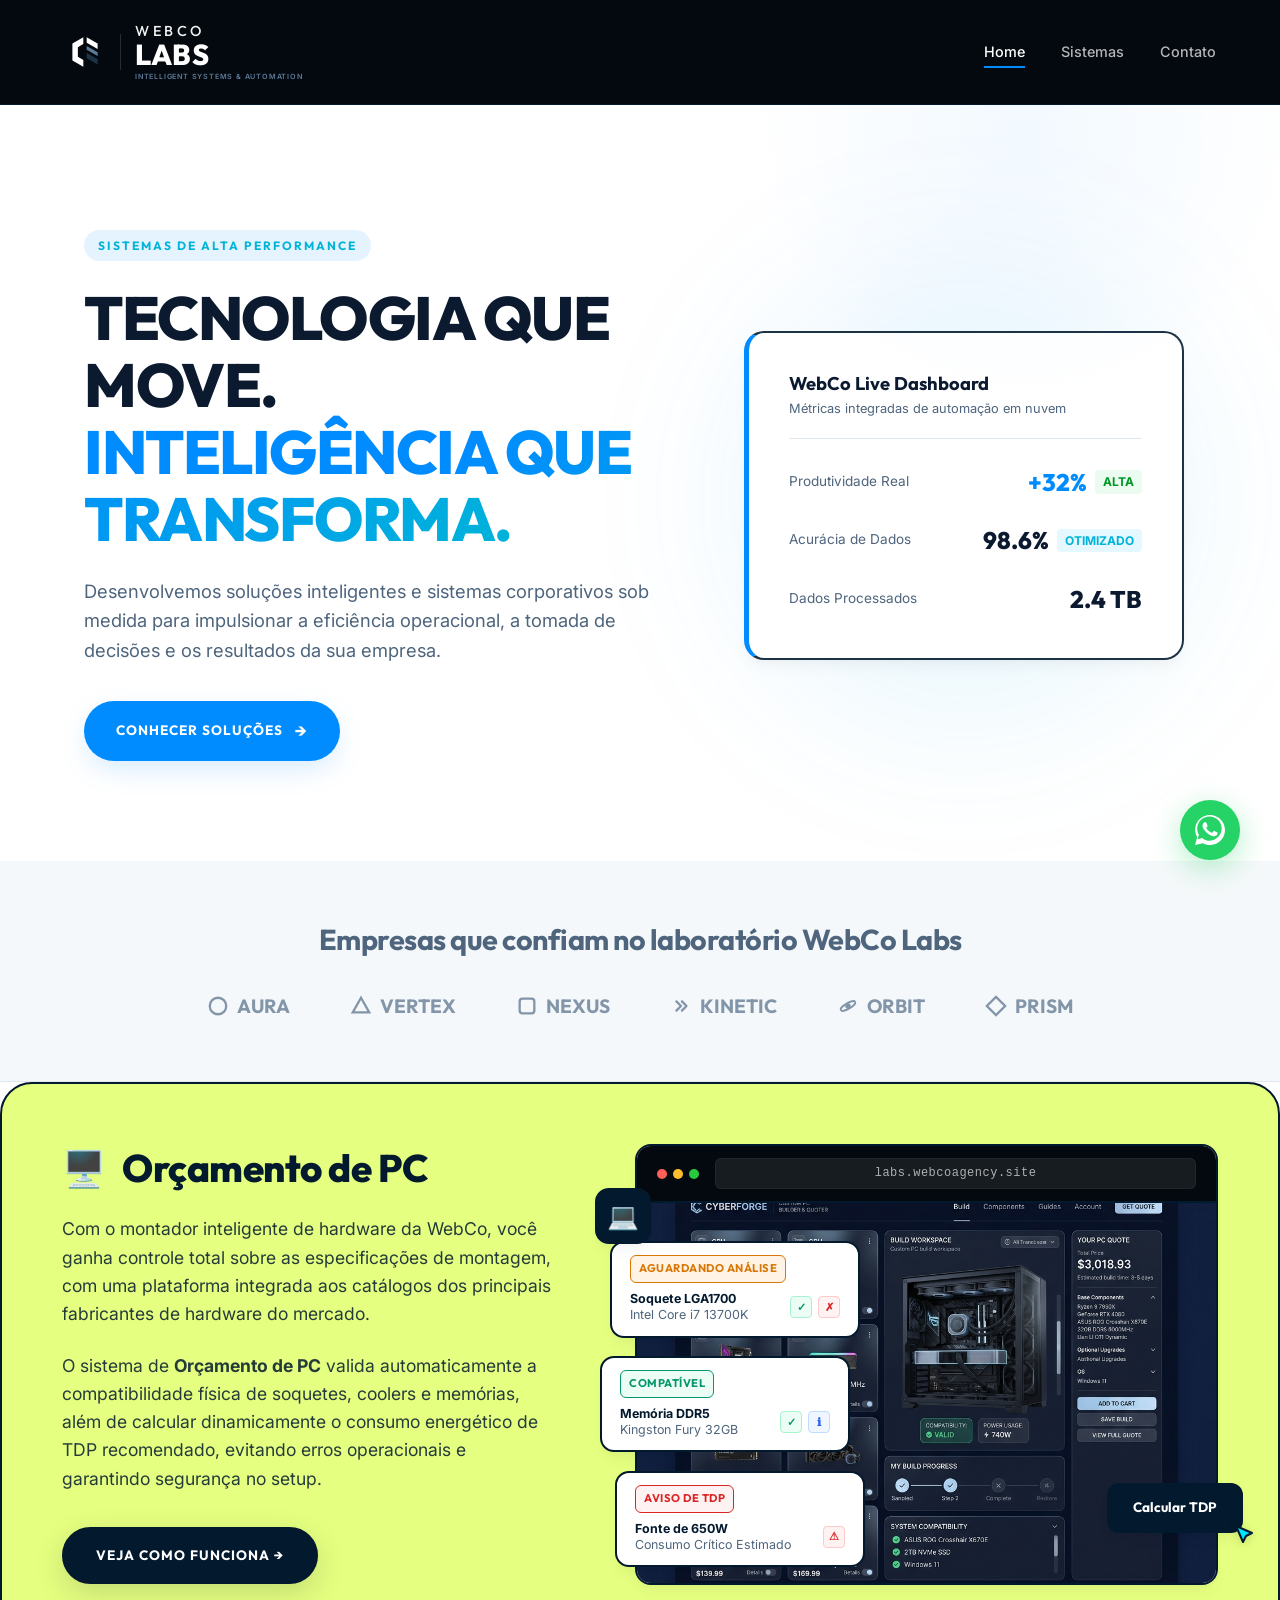
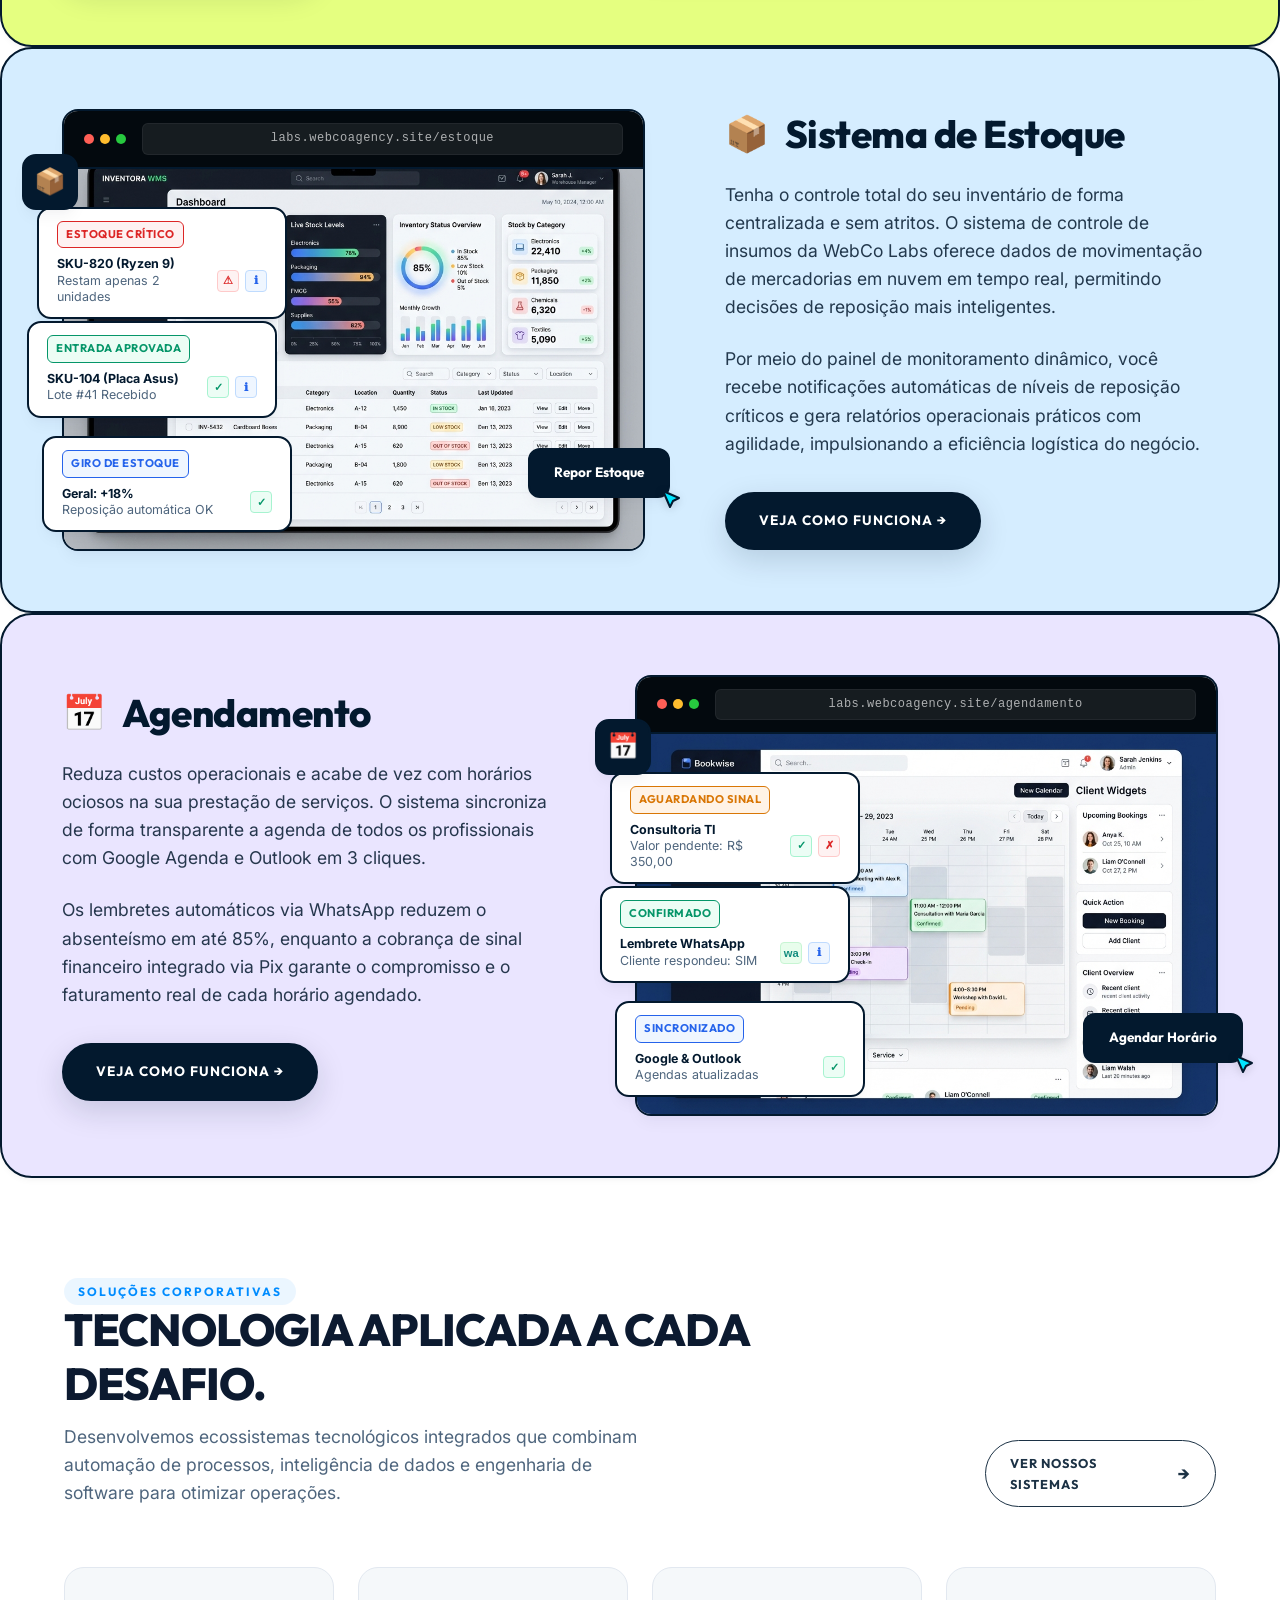
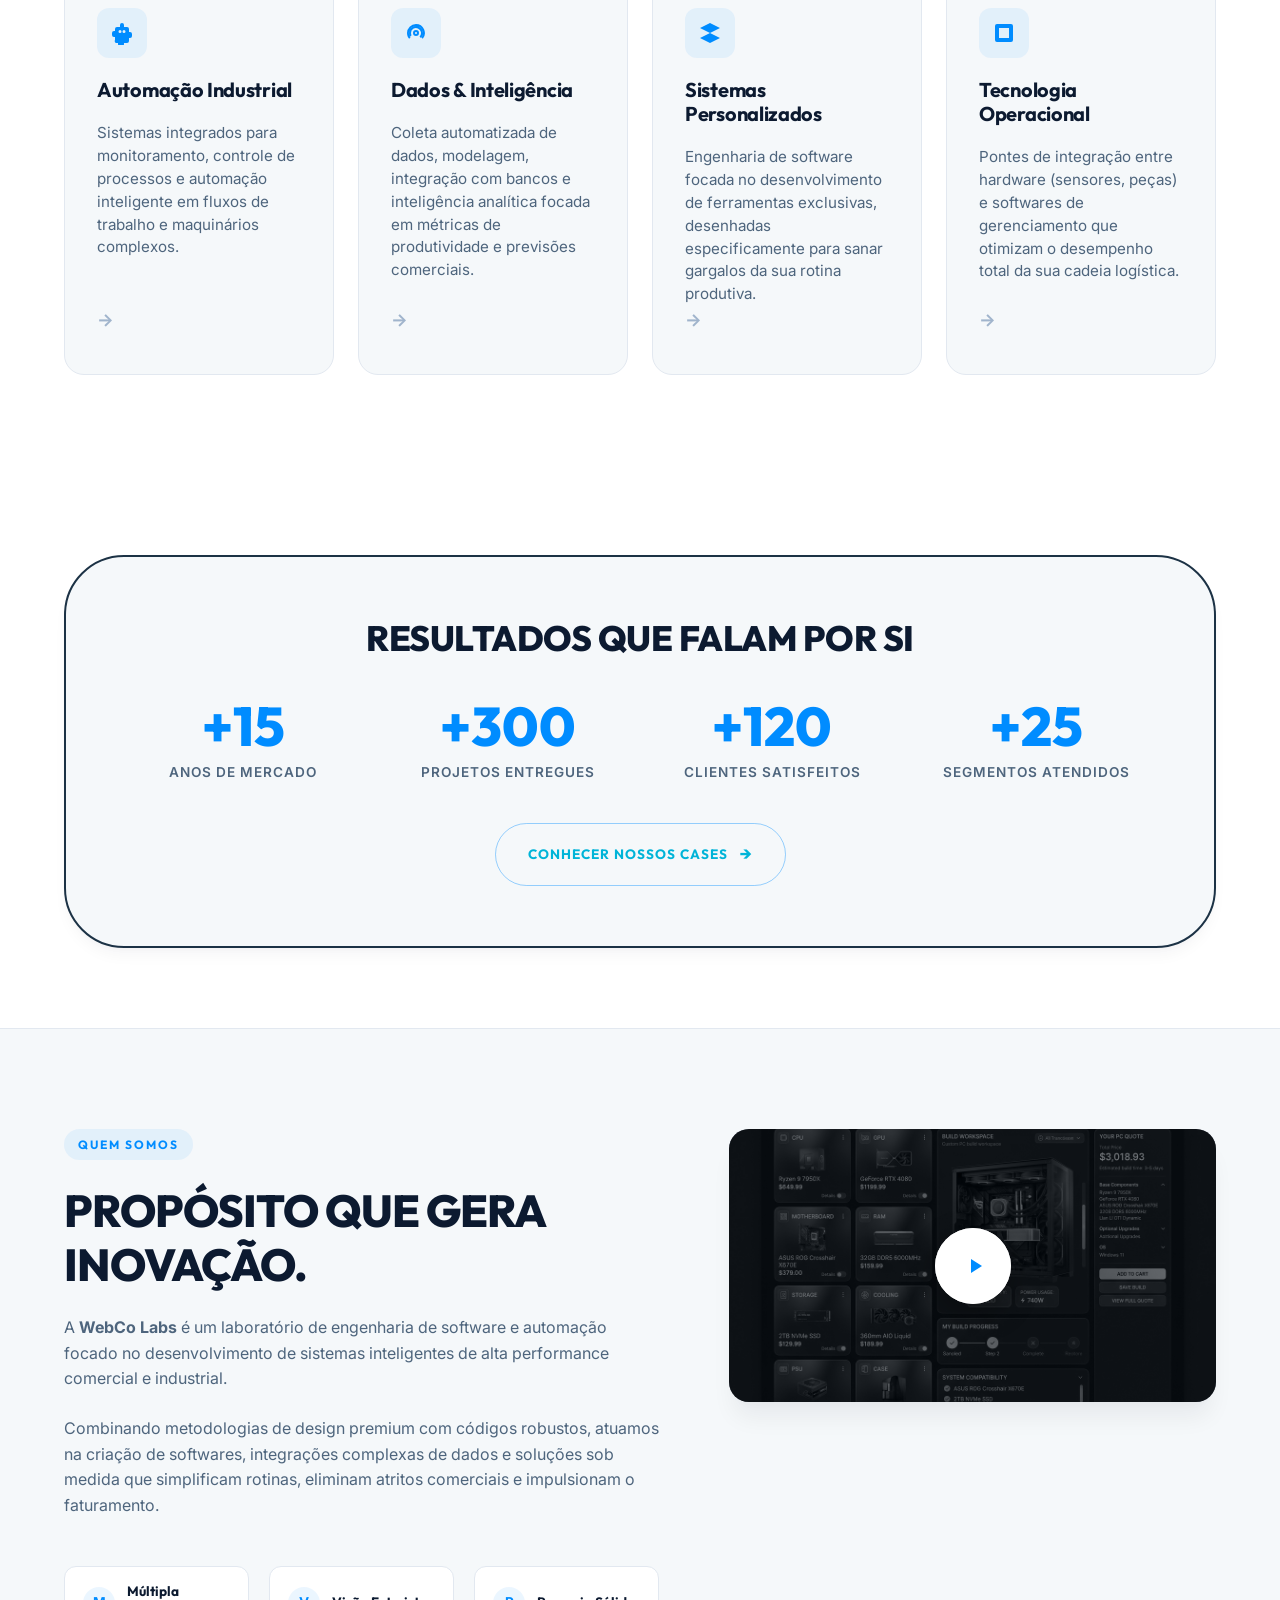
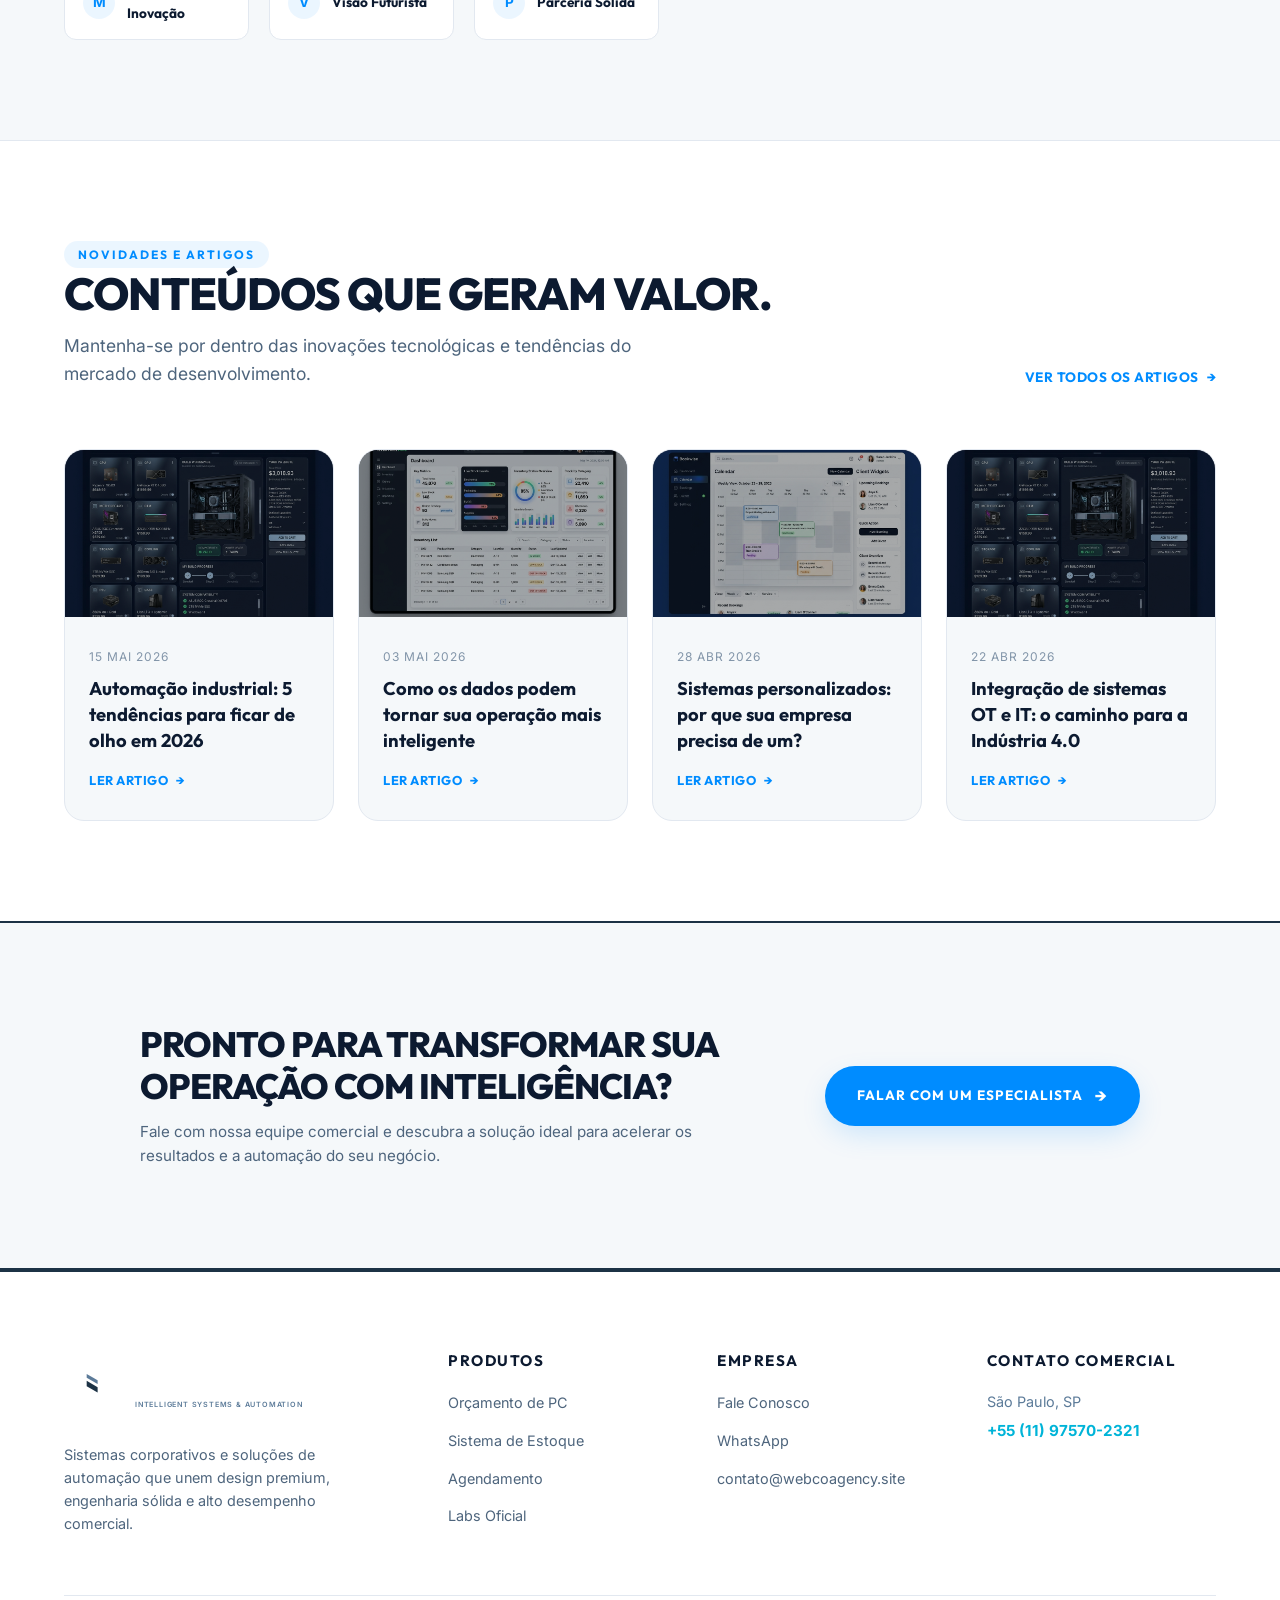
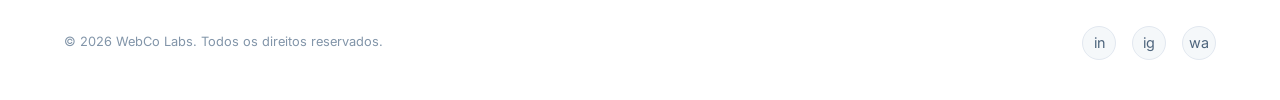
<file: index.html>
<!DOCTYPE html>
<html lang="pt-BR">
<head>
  <meta charset="UTF-8">
  <meta name="viewport" content="width=device-width, initial-scale=1.0">
  <title>WebCo Labs | Intelligent Systems &amp; Automation</title>
  <meta name="description" content="A WebCo Labs desenvolve sistemas inteligentes e automação sob medida para impulsionar a produtividade, a inteligência e os resultados de empresas inovadoras.">
  
  <!-- CSS Stylesheets -->
  <link rel="stylesheet" href="css/variables.css">
  <link rel="stylesheet" href="css/styles.css">
</head>
<body class="home-page header-dark">

  <!-- Header / Navigation -->
  <header class="header" id="header">
    <a href="index.html" class="logo-wrapper" id="logoLink">
      <svg class="logo-svg" viewBox="0 0 100 100" fill="none" xmlns="http://www.w3.org/2000/svg">
        <path d="M46 15L20 30V70L46 85V69L33 61.5V38.5L46 31V15Z" fill="currentColor" class="logo-white"/>
        <path d="M54 15L80 30V43L54 28V15Z" fill="currentColor" class="logo-white"/>
        <path d="M54 35.5L80 50.5V59.5L54 44.5V35.5Z" fill="#5C7B99" class="logo-slate"/>
        <path d="M54 52L80 67V80L54 65V52Z" fill="#1C3245" class="logo-dark-slate"/>
      </svg>
      <div class="logo-line"></div>
      <div class="logo-text-block">
        <div class="logo-brand">WEBCO</div>
        <div class="logo-subbrand">LABS</div>
        <div class="logo-slogan">INTELLIGENT SYSTEMS &amp; AUTOMATION</div>
      </div>
    </a>
    
    <button class="hamburger" aria-label="Abrir Menu" id="hamburgerBtn">
      <span></span>
      <span></span>
      <span></span>
    </button>
    
    <ul class="nav-menu" id="navMenu">
      <li><a href="index.html#heroSection" class="nav-link active">Home</a></li>
      <li><a href="index.html#sistemas" class="nav-link">Sistemas</a></li>
      <li><a href="contato.html" class="nav-link">Contato</a></li>
    </ul>
  </header>

  <!-- Hero Section -->
  <section class="hero" id="heroSection">
    <div class="container section-padding">
      <div class="split-layout">
        <!-- Content Column -->
        <div class="content-col scroll-reveal reveal-visible">
          <span class="content-tag" style="background-color: rgba(0, 140, 255, 0.1); color: var(--color-blue-neon);">Sistemas de Alta Performance</span>
          <h1 class="hero-title">
            TECNOLOGIA QUE MOVE. <span class="text-gradient-electric">INTELIGÊNCIA QUE TRANSFORMA.</span>
          </h1>
          <p class="hero-desc">
            Desenvolvemos soluções inteligentes e sistemas corporativos sob medida para impulsionar a eficiência operacional, a tomada de decisões e os resultados da sua empresa.
          </p>
          <div class="hero-actions">
            <a href="#solucoes" class="btn-pill btn-pill-blue">
              Conhecer Soluções <span class="arrow">→</span>
            </a>
            <a href="contato.html" class="btn-pill btn-pill-outline">
              Falar com Especialista
            </a>
          </div>
        </div>
        
        <!-- Graphic / Stats Dashboard Column -->
        <div class="hero-graphic scroll-reveal">
          <div class="hero-glow-sphere"></div>
          <div class="hero-metrics-panel">
            <div class="metrics-header">
              <h3>WebCo Live Dashboard</h3>
              <p>Métricas integradas de automação em nuvem</p>
            </div>
            <div class="metrics-list">
              <div class="metric-item">
                <span class="metric-label">Produtividade Real</span>
                <div class="metric-value-box">
                  <span class="metric-value highlighted">+32%</span>
                  <span class="metric-indicator">ALTA</span>
                </div>
              </div>
              <div class="metric-item">
                <span class="metric-label">Acurácia de Dados</span>
                <div class="metric-value-box">
                  <span class="metric-value">98.6%</span>
                  <span class="metric-indicator" style="background-color:rgba(0, 171, 255, 0.1); color: var(--color-blue-neon);">OTIMIZADO</span>
                </div>
              </div>
              <div class="metric-item">
                <span class="metric-label">Dados Processados</span>
                <div class="metric-value-box">
                  <span class="metric-value">2.4 TB</span>
                </div>
              </div>
            </div>
          </div>
        </div>
      </div>
    </div>
  </section>

  <!-- Social Proof / Client Logos Section -->
  <section class="logos-section scroll-reveal">
    <div class="container">
      <h2 class="logos-title">
        Empresas que confiam no laboratório WebCo Labs
      </h2>
      <div class="logos-grid">
        <!-- Logo 1: AURA -->
        <div class="logo-item" title="Aura Tech">
          <svg viewBox="0 0 24 24"><circle cx="12" cy="12" r="9" stroke="currentColor" stroke-width="2.5" fill="none"/></svg>
          AURA
        </div>
        <!-- Logo 2: VERTEX -->
        <div class="logo-item" title="Vertex Systems">
          <svg viewBox="0 0 24 24"><path d="M12 3l9 16H3L12 3z" stroke="currentColor" stroke-width="2.5" fill="none"/></svg>
          VERTEX
        </div>
        <!-- Logo 3: NEXUS -->
        <div class="logo-item" title="Nexus Solutions">
          <svg viewBox="0 0 24 24"><rect x="4" y="4" width="16" height="16" rx="3" stroke="currentColor" stroke-width="2.5" fill="none"/></svg>
          NEXUS
        </div>
        <!-- Logo 4: KINETIC -->
        <div class="logo-item" title="Kinetic Software">
          <svg viewBox="0 0 24 24"><path d="M7 17l5-5-5-5M13 17l5-5-5-5" stroke="currentColor" stroke-width="2.5" stroke-linecap="round" stroke-linejoin="round" fill="none"/></svg>
          KINETIC
        </div>
        <!-- Logo 5: ORBIT -->
        <div class="logo-item" title="Orbit Cloud">
          <svg viewBox="0 0 24 24"><ellipse cx="12" cy="12" rx="9" ry="3" stroke="currentColor" stroke-width="2" fill="none" transform="rotate(-30 12 12)"/><circle cx="12" cy="12" r="3" fill="currentColor"/></svg>
          ORBIT
        </div>
        <!-- Logo 6: PRISM -->
        <div class="logo-item" title="Prism Digital">
          <svg viewBox="0 0 24 24"><path d="M12 2L2 12l10 10 10-10L12 2z" stroke="currentColor" stroke-width="2.5" fill="none"/></svg>
          PRISM
        </div>
      </div>
    </div>
  </section>

  <!-- Systems Anchor -->
  <div id="sistemas"></div>

  <!-- Systems Stack Section (3 Containers Stacked - Kamino Vi  <section class="systems-section section-padding">
    <div class="container">
      <div class="section-showcase-title scroll-reveal">
        <span class="content-tag">Nossos Sistemas Ativos</span>
        <h2>PRODUTOS INTELIGENTES EM AÇÃO</h2>
        <p>Soluções operacionais prontas para implantação imediata na sua empresa.</p>
      </div>

      <div class="systems-stack">
        <!-- Container 1: Orçamento de PC -->
        <div class="system-container-item theme-lime scroll-reveal">
          <div class="system-split-row">
            <!-- Info Column -->
            <div class="system-info-col">
              <div class="system-info-header">
                <span class="system-info-icon">🖥️</span>
                <h3 class="system-info-title">Orçamento de PC</h3>
              </div>
              <p class="system-info-desc">
                Com o montador inteligente de hardware da WebCo, você ganha controle total sobre as especificações de montagem, com uma plataforma integrada aos catálogos dos principais fabricantes de hardware do mercado.
              </p>
              <p class="system-info-desc">
                O sistema de <strong>Orçamento de PC</strong> valida automaticamente a compatibilidade física de soquetes, coolers e memórias, além de calcular dinamicamente o consumo energético de TDP recomendado, evitando erros operacionais e garantindo segurança no setup.
              </p>
              <div class="system-actions-row">
                <a href="https://labs.webcoagency.site" target="_blank" class="btn-pill">
                  VEJA COMO FUNCIONA →
                </a>
              </div>
            </div>
            <!-- Graphical / Mockup Column -->
            <div class="system-browser-col">
              <div class="graphic-wrapper">
                <!-- Floating Icon Badge -->
                <div class="floating-square-badge">💻</div>

                <!-- Floating Overlapping Cards -->
                <!-- Card 1: Waiting Approval -->
                <div class="floating-panel-card pos-1">
                  <span class="panel-status orange">Aguardando Análise</span>
                  <div class="panel-row">
                    <span class="panel-text"><strong class="panel-title-bold">Soquete LGA1700</strong><br>Intel Core i7 13700K</span>
                    <div class="panel-actions">
                      <button class="panel-btn btn-check" aria-label="Aprovar">✓</button>
                      <button class="panel-btn btn-cross" aria-label="Rejeitar">✗</button>
                    </div>
                  </div>
                </div>

                <!-- Card 2: Approved -->
                <div class="floating-panel-card pos-2">
                  <span class="panel-status green">Compatível</span>
                  <div class="panel-row">
                    <span class="panel-text"><strong class="panel-title-bold">Memória DDR5</strong><br>Kingston Fury 32GB</span>
                    <div class="panel-actions">
                      <button class="panel-btn btn-check" aria-label="Confirmado">✓</button>
                      <button class="panel-btn btn-info" aria-label="Info">ℹ</button>
                    </div>
                  </div>
                </div>

                <!-- Card 3: Alert -->
                <div class="floating-panel-card pos-3">
                  <span class="panel-status red">Aviso de TDP</span>
                  <div class="panel-row">
                    <span class="panel-text"><strong class="panel-title-bold">Fonte de 650W</strong><br>Consumo Crítico Estimado</span>
                    <div class="panel-actions">
                      <button class="panel-btn btn-cross" aria-label="Aviso">⚠</button>
                    </div>
                  </div>
                </div>

                <!-- Floating Button & Cursor -->
                <div class="floating-action-button">
                  Calcular TDP
                  <svg class="floating-cursor" viewBox="0 0 24 24" fill="none" xmlns="http://www.w3.org/2000/svg">
                    <path d="M4 4L11 20L14 14L20 11L4 4Z" fill="#00e5ff" stroke="#03192e" stroke-width="2" stroke-linejoin="round"/>
                  </svg>
                </div>
                
                <!-- Mock-Browser -->
                <div class="browser-container">
                  <div class="browser-header">
                    <div class="browser-dots">
                      <span class="browser-dot red"></span>
                      <span class="browser-dot yellow"></span>
                      <span class="browser-dot green"></span>
                    </div>
                    <div class="browser-address">labs.webcoagency.site</div>
                  </div>
                  <div class="browser-viewport">
                    <img src="assets/pc_builder_mockup.png" alt="Painel do Orçamento de PC">
                  </div>
                </div>
              </div>
            </div>
          </div>
        </div>

        <!-- Container 2: Sistema de Estoque -->
        <div class="system-container-item theme-blue scroll-reveal">
          <div class="system-split-row reverse">
            <!-- Graphical / Mockup Column -->
            <div class="system-browser-col">
              <div class="graphic-wrapper">
                <!-- Floating Icon Badge -->
                <div class="floating-square-badge">📦</div>

                <!-- Floating Overlapping Cards -->
                <!-- Card 1: Critical Stock -->
                <div class="floating-panel-card pos-1">
                  <span class="panel-status red">Estoque Crítico</span>
                  <div class="panel-row">
                    <span class="panel-text"><strong class="panel-title-bold">SKU-820 (Ryzen 9)</strong><br>Restam apenas 2 unidades</span>
                    <div class="panel-actions">
                      <button class="panel-btn btn-cross" aria-label="Alerta">⚠</button>
                      <button class="panel-btn btn-info" aria-label="Detalhes">ℹ</button>
                    </div>
                  </div>
                </div>

                <!-- Card 2: Approved Entry -->
                <div class="floating-panel-card pos-2">
                  <span class="panel-status green">Entrada Aprovada</span>
                  <div class="panel-row">
                    <span class="panel-text"><strong class="panel-title-bold">SKU-104 (Placa Asus)</strong><br>Lote #41 Recebido</span>
                    <div class="panel-actions">
                      <button class="panel-btn btn-check" aria-label="Aprovado">✓</button>
                      <button class="panel-btn btn-info" aria-label="Info">ℹ</button>
                    </div>
                  </div>
                </div>

                <!-- Card 3: Rotation general -->
                <div class="floating-panel-card pos-3">
                  <span class="panel-status blue">Giro de Estoque</span>
                  <div class="panel-row">
                    <span class="panel-text"><strong class="panel-title-bold">Geral: +18%</strong><br>Reposição automática OK</span>
                    <div class="panel-actions">
                      <button class="panel-btn btn-check" aria-label="Verificado">✓</button>
                    </div>
                  </div>
                </div>

                <!-- Floating Button & Cursor -->
                <div class="floating-action-button">
                  Repor Estoque
                  <svg class="floating-cursor" viewBox="0 0 24 24" fill="none" xmlns="http://www.w3.org/2000/svg">
                    <path d="M4 4L11 20L14 14L20 11L4 4Z" fill="#00e5ff" stroke="#03192e" stroke-width="2" stroke-linejoin="round"/>
                  </svg>
                </div>

                <!-- Mock-Browser -->
                <div class="browser-container">
                  <div class="browser-header">
                    <div class="browser-dots">
                      <span class="browser-dot red"></span>
                      <span class="browser-dot yellow"></span>
                      <span class="browser-dot green"></span>
                    </div>
                    <div class="browser-address">labs.webcoagency.site/estoque</div>
                  </div>
                  <div class="browser-viewport">
                    <img src="assets/inventory_mockup.png" alt="Painel do Sistema de Estoque">
                  </div>
                </div>
              </div>
            </div>
            <!-- Info Column -->
            <div class="system-info-col">
              <div class="system-info-header">
                <span class="system-info-icon">📦</span>
                <h3 class="system-info-title">Sistema de Estoque</h3>
              </div>
              <p class="system-info-desc">
                Tenha o controle total do seu inventário de forma centralizada e sem atritos. O sistema de controle de insumos da WebCo Labs oferece dados de movimentação de mercadorias em nuvem em tempo real, permitindo decisões de reposição mais inteligentes.
              </p>
              <p class="system-info-desc">
                Por meio do painel de monitoramento dinâmico, você recebe notificações automáticas de níveis de reposição críticos e gera relatórios operacionais práticos com agilidade, impulsionando a eficiência logística do negócio.
              </p>
              <div class="system-actions-row">
                <a href="https://labs.webcoagency.site/estoque" target="_blank" class="btn-pill">
                  VEJA COMO FUNCIONA →
                </a>
              </div>
            </div>
          </div>
        </div>

        <!-- Container 3: Sistema de Agendamento -->
        <div class="system-container-item theme-lavender scroll-reveal">
          <div class="system-split-row">
            <!-- Info Column -->
            <div class="system-info-col">
              <div class="system-info-header">
                <span class="system-info-icon">📅</span>
                <h3 class="system-info-title">Agendamento</h3>
              </div>
              <p class="system-info-desc">
                Reduza custos operacionais e acabe de vez com horários ociosos na sua prestação de serviços. O sistema sincroniza de forma transparente a agenda de todos os profissionais com Google Agenda e Outlook em 3 cliques.
              </p>
              <p class="system-info-desc">
                Os lembretes automáticos via WhatsApp reduzem o absenteísmo em até 85%, enquanto a cobrança de sinal financeiro integrado via Pix garante o compromisso e o faturamento real de cada horário agendado.
              </p>
              <div class="system-actions-row">
                <a href="https://labs.webcoagency.site" target="_blank" class="btn-pill">
                  VEJA COMO FUNCIONA →
                </a>
              </div>
            </div>
            <!-- Graphical / Mockup Column -->
            <div class="system-browser-col">
              <div class="graphic-wrapper">
                <!-- Floating Icon Badge -->
                <div class="floating-square-badge">📅</div>

                <!-- Floating Overlapping Cards -->
                <!-- Card 1: Waiting Signal -->
                <div class="floating-panel-card pos-1">
                  <span class="panel-status orange">Aguardando Sinal</span>
                  <div class="panel-row">
                    <span class="panel-text"><strong class="panel-title-bold">Consultoria TI</strong><br>Valor pendente: R$ 350,00</span>
                    <div class="panel-actions">
                      <button class="panel-btn btn-check" aria-label="Aprovar">✓</button>
                      <button class="panel-btn btn-cross" aria-label="Cancelar">✗</button>
                    </div>
                  </div>
                </div>

                <!-- Card 2: Confirmed -->
                <div class="floating-panel-card pos-2">
                  <span class="panel-status green">Confirmado</span>
                  <div class="panel-row">
                    <span class="panel-text"><strong class="panel-title-bold">Lembrete WhatsApp</strong><br>Cliente respondeu: SIM</span>
                    <div class="panel-actions">
                      <button class="panel-btn btn-check" aria-label="WhatsApp OK" style="background-color: #e8fdec; color: #128c7e; border-color: #c7f5d3;">wa</button>
                      <button class="panel-btn btn-info" aria-label="Info">ℹ</button>
                    </div>
                  </div>
                </div>

                <!-- Card 3: Sincronizado -->
                <div class="floating-panel-card pos-3">
                  <span class="panel-status blue">Sincronizado</span>
                  <div class="panel-row">
                    <span class="panel-text"><strong class="panel-title-bold">Google &amp; Outlook</strong><br>Agendas atualizadas</span>
                    <div class="panel-actions">
                      <button class="panel-btn btn-check" aria-label="Sincronizado">✓</button>
                    </div>
                  </div>
                </div>

                <!-- Floating Button & Cursor -->
                <div class="floating-action-button">
                  Agendar Horário
                  <svg class="floating-cursor" viewBox="0 0 24 24" fill="none" xmlns="http://www.w3.org/2000/svg">
                    <path d="M4 4L11 20L14 14L20 11L4 4Z" fill="#00e5ff" stroke="#03192e" stroke-width="2" stroke-linejoin="round"/>
                  </svg>
                </div>

                <!-- Mock-Browser -->
                <div class="browser-container">
                  <div class="browser-header">
                    <div class="browser-dots">
                      <span class="browser-dot red"></span>
                      <span class="browser-dot yellow"></span>
                      <span class="browser-dot green"></span>
                    </div>
                    <div class="browser-address">labs.webcoagency.site/agendamento</div>
                  </div>
                  <div class="browser-viewport">
                    <img src="assets/scheduling_mockup.png" alt="Painel de Agendamento">
                  </div>
                </div>
              </div>
            </div>
          </div>
        </div>
      </div>
    </div>
  </section>

  <!-- Solutions Grid Section (Tecnologia Aplicada) -->
  <section class="section-solutions section-padding" id="solucoes">
    <div class="container">
      <div class="solutions-header-row scroll-reveal">
        <div class="solutions-header-left">
          <span class="content-tag" style="background-color: rgba(0, 140, 255, 0.08); color: var(--color-blue-electric);">Soluções Corporativas</span>
          <h2>TECNOLOGIA APLICADA A CADA DESAFIO.</h2>
          <p>
            Desenvolvemos ecossistemas tecnológicos integrados que combinam automação de processos, inteligência de dados e engenharia de software para otimizar operações.
          </p>
        </div>
        <a href="#sistemas" class="btn-pill btn-pill-outline-navy" style="font-size: 0.8rem; padding: 12px 24px;">
          Ver Nossos Sistemas <span class="arrow">→</span>
        </a>
      </div>

      <div class="solutions-grid">
        <!-- Card 1 -->
        <div class="solution-card scroll-reveal">
          <div class="solution-card-top">
            <div class="solution-card-icon">
              <!-- Robot SVG -->
              <svg viewBox="0 0 24 24"><path d="M12 2a2 2 0 012 2v2h3a2 2 0 012 2v3h1a2 2 0 012 2v2a2 2 0 01-2 2h-1v3a2 2 0 01-2 2h-3v1a2 2 0 01-2 2h-2a2 2 0 01-2-2v-1H7a2 2 0 01-2-3v-3H4a2 2 0 01-2-2v-2a2 2 0 012-2h1V8a2 2 0 012-2h3V4a2 2 0 012-2h2zm2 10a1.5 1.5 0 100-3 1.5 1.5 0 000 3zm-4 0a1.5 1.5 0 100-3 1.5 1.5 0 000 3z" /></svg>
            </div>
            <h3>Automação Industrial</h3>
            <p>Sistemas integrados para monitoramento, controle de processos e automação inteligente em fluxos de trabalho e maquinários complexos.</p>
          </div>
          <span class="solution-card-arrow">→</span>
        </div>

        <!-- Card 2 -->
        <div class="solution-card scroll-reveal" style="transition-delay: 0.05s;">
          <div class="solution-card-top">
            <div class="solution-card-icon">
              <!-- Brain/Data SVG -->
              <svg viewBox="0 0 24 24"><path d="M12 3a9 9 0 00-9 9c0 2.21.8 4.21 2.12 5.76L6.5 16.5C5.56 15.24 5 13.69 5 12a7 7 0 1111.95 4.95l-1.41-1.41A5 5 0 107 12c0 .83.2 1.61.56 2.3l-1.5 1.5A7 7 0 0112 5a7 7 0 017 7c0 1.69-.56 3.24-1.5 4.5l1.28 1.26A9 9 0 0012 3zm0 6a3 3 0 100 6 3 3 0 000-6zm0 2a1 1 0 110 2 1 1 0 010-2z" /></svg>
            </div>
            <h3>Dados &amp; Inteligência</h3>
            <p>Coleta automatizada de dados, modelagem, integração com bancos e inteligência analítica focada em métricas de produtividade e previsões comerciais.</p>
          </div>
          <span class="solution-card-arrow">→</span>
        </div>

        <!-- Card 3 -->
        <div class="solution-card scroll-reveal" style="transition-delay: 0.1s;">
          <div class="solution-card-top">
            <div class="solution-card-icon">
              <!-- Blocks SVG -->
              <svg viewBox="0 0 24 24"><path d="M12 2L2 7l10 5 10-5-10-5zm0 10L2 17l10 5 10-5-10-5z" /></svg>
            </div>
            <h3>Sistemas Personalizados</h3>
            <p>Engenharia de software focada no desenvolvimento de ferramentas exclusivas, desenhadas especificamente para sanar gargalos da sua rotina produtiva.</p>
          </div>
          <span class="solution-card-arrow">→</span>
        </div>

        <!-- Card 4 -->
        <div class="solution-card scroll-reveal" style="transition-delay: 0.15s;">
          <div class="solution-card-top">
            <div class="solution-card-icon">
              <!-- Chip SVG -->
              <svg viewBox="0 0 24 24"><path d="M19 3H5a2 2 0 00-2 2v14a2 2 0 002 2h14a2 2 0 002-2V5a2 2 0 00-2-2zm-2 14H7V7h10v10z" /></svg>
            </div>
            <h3>Tecnologia Operacional</h3>
            <p>Pontes de integração entre hardware (sensores, peças) e softwares de gerenciamento que otimizam o desempenho total da sua cadeia logística.</p>
          </div>
          <span class="solution-card-arrow">→</span>
        </div>
      </div>
    </div>
  </section>



  <!-- Numbers Stats Banner Section -->
  <section class="stats-banner-section scroll-reveal">
    <div class="container">
      <div class="stats-banner-capsule">
        <h2 class="stats-banner-title">RESULTADOS QUE FALAM POR SI</h2>
        <div class="stats-banner-grid">
          <!-- Item 1 -->
          <div class="stats-banner-item">
            <span class="stats-banner-num">+15</span>
            <span class="stats-banner-label">Anos de Mercado</span>
          </div>
          <!-- Item 2 -->
          <div class="stats-banner-item">
            <span class="stats-banner-num">+300</span>
            <span class="stats-banner-label">Projetos Entregues</span>
          </div>
          <!-- Item 3 -->
          <div class="stats-banner-item">
            <span class="stats-banner-num">+120</span>
            <span class="stats-banner-label">Clientes Satisfeitos</span>
          </div>
          <!-- Item 4 -->
          <div class="stats-banner-item">
            <span class="stats-banner-num">+25</span>
            <span class="stats-banner-label">Segmentos Atendidos</span>
          </div>
        </div>
        <a href="contato.html" class="btn-pill btn-pill-outline" style="border-color: rgba(0, 140, 255, 0.4); color: var(--color-blue-neon);">
          Conhecer Nossos Cases <span class="arrow">→</span>
        </a>
      </div>
    </div>
  </section>

  <!-- About Section (Propósito) -->
  <section class="section-proposito section-padding">
    <div class="container">
      <div class="split-layout" style="align-items: flex-start; gap: 70px;">
        <!-- Text -->
        <div class="content-col scroll-reveal">
          <span class="content-tag">Quem Somos</span>
          <h2>PROPÓSITO QUE GERA INOVAÇÃO.</h2>
          <p>
            A <strong>WebCo Labs</strong> é um laboratório de engenharia de software e automação focado no desenvolvimento de sistemas inteligentes de alta performance comercial e industrial.
          </p>
          <p>
            Combinando metodologias de design premium com códigos robustos, atuamos na criação de softwares, integrações complexas de dados e soluções sob medida que simplificam rotinas, eliminam atritos comerciais e impulsionam o faturamento.
          </p>
          
          <!-- Badges Mission/Vision/Values -->
          <div class="about-badges-row">
            <div class="about-badge-item">
              <div class="about-badge-icon">M</div>
              <span class="about-badge-label">Múltipla Inovação</span>
            </div>
            <div class="about-badge-item">
              <div class="about-badge-icon">V</div>
              <span class="about-badge-label">Visão Futurista</span>
            </div>
            <div class="about-badge-item">
              <div class="about-badge-icon">P</div>
              <span class="about-badge-label">Parceria Sólida</span>
            </div>
          </div>
        </div>

        <!-- Video Mockup Display -->
        <div class="scroll-reveal" style="display: flex; flex-direction: column; gap: 20px; width: 100%;">
          <div class="video-mockup-wrapper">
            <img src="assets/pc_builder_mockup.png" alt="Apresentação institucional WebCo Labs" class="video-image-placeholder">
            <div class="video-play-btn" aria-label="Reproduzir vídeo corporativo">
              <!-- Play icon SVG -->
              <svg viewBox="0 0 24 24"><path d="M8 5v14l11-7z"/></svg>
            </div>
          </div>
        </div>
      </div>
    </div>
  </section>

  <!-- Blog & News Section -->
  <section class="section-blog section-padding">
    <div class="container">
      <div class="solutions-header-row scroll-reveal">
        <div class="solutions-header-left">
          <span class="content-tag" style="background-color: rgba(0, 140, 255, 0.08); color: var(--color-blue-electric);">Novidades e Artigos</span>
          <h2>CONTEÚDOS QUE GERAM VALOR.</h2>
          <p>Mantenha-se por dentro das inovações tecnológicas e tendências do mercado de desenvolvimento.</p>
        </div>
        <a href="contato.html" class="blog-card-link" style="font-size: 0.85rem;">
          Ver Todos os Artigos <span class="chevron">→</span>
        </a>
      </div>

      <div class="blog-grid">
        <!-- Post 1 -->
        <div class="blog-card scroll-reveal">
          <div class="blog-card-image">
            <img src="assets/pc_builder_mockup.png" alt="Card de Automação Industrial">
          </div>
          <div class="blog-card-content">
            <div class="blog-card-info">
              <span class="blog-card-date">15 MAI 2026</span>
              <h3>Automação industrial: 5 tendências para ficar de olho em 2026</h3>
            </div>
            <a href="#" class="blog-card-link">Ler Artigo <span class="chevron">→</span></a>
          </div>
        </div>

        <!-- Post 2 -->
        <div class="blog-card scroll-reveal" style="transition-delay: 0.05s;">
          <div class="blog-card-image">
            <img src="assets/inventory_mockup.png" alt="Card de Inteligência de Dados">
          </div>
          <div class="blog-card-content">
            <div class="blog-card-info">
              <span class="blog-card-date">03 MAI 2026</span>
              <h3>Como os dados podem tornar sua operação mais inteligente</h3>
            </div>
            <a href="#" class="blog-card-link">Ler Artigo <span class="chevron">→</span></a>
          </div>
        </div>

        <!-- Post 3 -->
        <div class="blog-card scroll-reveal" style="transition-delay: 0.1s;">
          <div class="blog-card-image">
            <img src="assets/scheduling_mockup.png" alt="Card de Sistemas Sob Medida">
          </div>
          <div class="blog-card-content">
            <div class="blog-card-info">
              <span class="blog-card-date">28 ABR 2026</span>
              <h3>Sistemas personalizados: por que sua empresa precisa de um?</h3>
            </div>
            <a href="#" class="blog-card-link">Ler Artigo <span class="chevron">→</span></a>
          </div>
        </div>

        <!-- Post 4 -->
        <div class="blog-card scroll-reveal" style="transition-delay: 0.15s;">
          <div class="blog-card-image">
            <img src="assets/pc_builder_mockup.png" alt="Card de Tecnologia OT IT">
          </div>
          <div class="blog-card-content">
            <div class="blog-card-info">
              <span class="blog-card-date">22 ABR 2026</span>
              <h3>Integração de sistemas OT e IT: o caminho para a Indústria 4.0</h3>
            </div>
            <a href="#" class="blog-card-link">Ler Artigo <span class="chevron">→</span></a>
          </div>
        </div>
      </div>
    </div>
  </section>

  <!-- Final CTA Section -->
  <section class="section-padding" style="background-color: var(--color-section-bg-alt); color: var(--color-text-main); border-top: 2.5px solid var(--color-slate-dark); border-bottom: 2.5px solid var(--color-slate-dark); position: relative;">
    <div class="container scroll-reveal" style="max-width: 1000px; display: flex; justify-content: space-between; align-items: center; gap: 40px; flex-wrap: wrap;">
      <div style="max-width: 580px;">
        <h2 style="font-size: 2.2rem; font-weight: 800; letter-spacing: -1px; margin-bottom: 12px; color: var(--color-text-main);">PRONTO PARA TRANSFORMAR SUA OPERAÇÃO COM INTELIGÊNCIA?</h2>
        <p style="color: var(--color-text-secondary); font-size: 0.95rem; line-height: 1.6;">
          Fale com nossa equipe comercial e descubra a solução ideal para acelerar os resultados e a automação do seu negócio.
        </p>
      </div>
      <a href="contato.html" class="btn-pill btn-pill-blue">
        FALAR COM UM ESPECIALISTA <span class="arrow">→</span>
      </a>
    </div>
  </section>

  <!-- Footer -->
  <footer class="footer">
    <div class="container">
      <div class="footer-grid">
        <!-- Brand -->
        <div class="footer-col-brand">
          <a href="index.html" class="logo-wrapper">
            <svg class="logo-svg" viewBox="0 0 100 100" fill="none" xmlns="http://www.w3.org/2000/svg">
              <path d="M46 15L20 30V70L46 85V69L33 61.5V38.5L46 31V15Z" fill="currentColor" class="logo-white"/>
              <path d="M54 15L80 30V43L54 28V15Z" fill="currentColor" class="logo-white"/>
              <path d="M54 35.5L80 50.5V59.5L54 44.5V35.5Z" fill="#5C7B99" class="logo-slate"/>
              <path d="M54 52L80 67V80L54 65V52Z" fill="#1C3245" class="logo-dark-slate"/>
            </svg>
            <div class="logo-line"></div>
            <div class="logo-text-block">
              <div class="logo-brand">WEBCO</div>
              <div class="logo-subbrand">LABS</div>
              <div class="logo-slogan">INTELLIGENT SYSTEMS &amp; AUTOMATION</div>
            </div>
          </a>
          <p class="footer-desc" style="margin-top: 14px;">
            Sistemas corporativos e soluções de automação que unem design premium, engenharia sólida e alto desempenho comercial.
          </p>
        </div>
        
        <!-- Products Links -->
        <div>
          <h4 class="footer-title">Produtos</h4>
          <ul class="footer-links">
            <li><a href="pc-orcamento.html" class="footer-link">Orçamento de PC</a></li>
            <li><a href="sistema-estoque.html" class="footer-link">Sistema de Estoque</a></li>
            <li><a href="sistema-agendamento.html" class="footer-link">Agendamento</a></li>
            <li><a href="https://labs.webcoagency.site" target="_blank" class="footer-link">Labs Oficial</a></li>
          </ul>
        </div>
        
        <!-- Agency Links -->
        <div>
          <h4 class="footer-title">Empresa</h4>
          <ul class="footer-links">
            <li><a href="contato.html" class="footer-link">Fale Conosco</a></li>
            <li><a href="https://wa.me/5511975702321" target="_blank" class="footer-link">WhatsApp</a></li>
            <li><a href="mailto:contato@webcoagency.site" class="footer-link">contato@webcoagency.site</a></li>
          </ul>
        </div>
        
        <!-- Contact Quick info -->
        <div>
          <h4 class="footer-title">Contato Comercial</h4>
          <p style="font-size: 0.9rem; color: #5c7b99; margin-bottom: 6px;">São Paulo, SP</p>
          <p style="font-size: 0.95rem; color: var(--color-blue-neon); font-weight: 700;">+55 (11) 97570-2321</p>
        </div>
      </div>
      
      <!-- Footer Bottom -->
      <div class="footer-bottom">
        <p class="footer-copyright">
          &copy; 2026 WebCo Labs. Todos os direitos reservados.
        </p>
        <div class="footer-socials">
          <a href="#" aria-label="LinkedIn" class="social-icon">in</a>
          <a href="#" aria-label="Instagram" class="social-icon">ig</a>
          <a href="https://wa.me/5511975702321" target="_blank" aria-label="WhatsApp" class="social-icon">wa</a>
        </div>
      </div>
    </div>
  </footer>

  <!-- WhatsApp Floating Button -->
  <a href="https://wa.me/5511975702321" target="_blank" class="whatsapp-float" aria-label="Fale conosco pelo WhatsApp" id="whatsappFloatingBtn">
    <svg viewBox="0 0 24 24">
      <path d="M.057 24l1.687-6.163c-1.041-1.804-1.588-3.849-1.587-5.946C.06 5.348 5.397.01 12.008.01c3.202.001 6.212 1.246 8.477 3.514 2.266 2.268 3.507 5.28 3.505 8.484-.004 6.657-5.34 11.997-11.953 11.997-2.005-.001-3.973-.504-5.724-1.466L0 24zm6.59-4.846c1.6.95 3.188 1.449 4.825 1.451 5.436 0 9.86-4.37 9.863-9.73 0-2.597-1.011-5.04-2.846-6.877-1.836-1.836-4.279-2.847-6.88-2.847-5.445 0-9.87 4.373-9.873 9.734-.001 1.73.473 3.41 1.37 4.912l-.99 3.61 3.731-.963zm10.82-5.416c-.297-.149-1.758-.867-2.03-.967-.273-.099-.471-.148-.67.15-.197.297-.767.966-.94 1.164-.173.199-.347.223-.644.075-.297-.15-1.255-.463-2.39-1.475-.883-.788-1.48-1.761-1.653-2.059-.173-.297-.018-.458.13-.606.134-.133.298-.347.446-.52.149-.174.198-.298.298-.497.099-.198.05-.371-.025-.52-.075-.149-.669-1.612-.916-2.207-.242-.579-.487-.5-.669-.51-.173-.008-.371-.01-.57-.01-.198 0-.52.074-.792.372-.272.297-1.04 1.016-1.04 2.479 0 1.462 1.065 2.875 1.213 3.074.149.198 2.096 3.2 5.077 4.487.709.306 1.262.489 1.694.625.712.227 1.36.195 1.871.118.571-.085 1.758-.719 2.006-1.413.248-.694.248-1.289.173-1.413-.074-.124-.272-.198-.57-.347z"/>
    </svg>
  </a>

  <!-- Main JavaScript File -->
  <script src="js/main.js"></script>
</body>
</html>
</file>
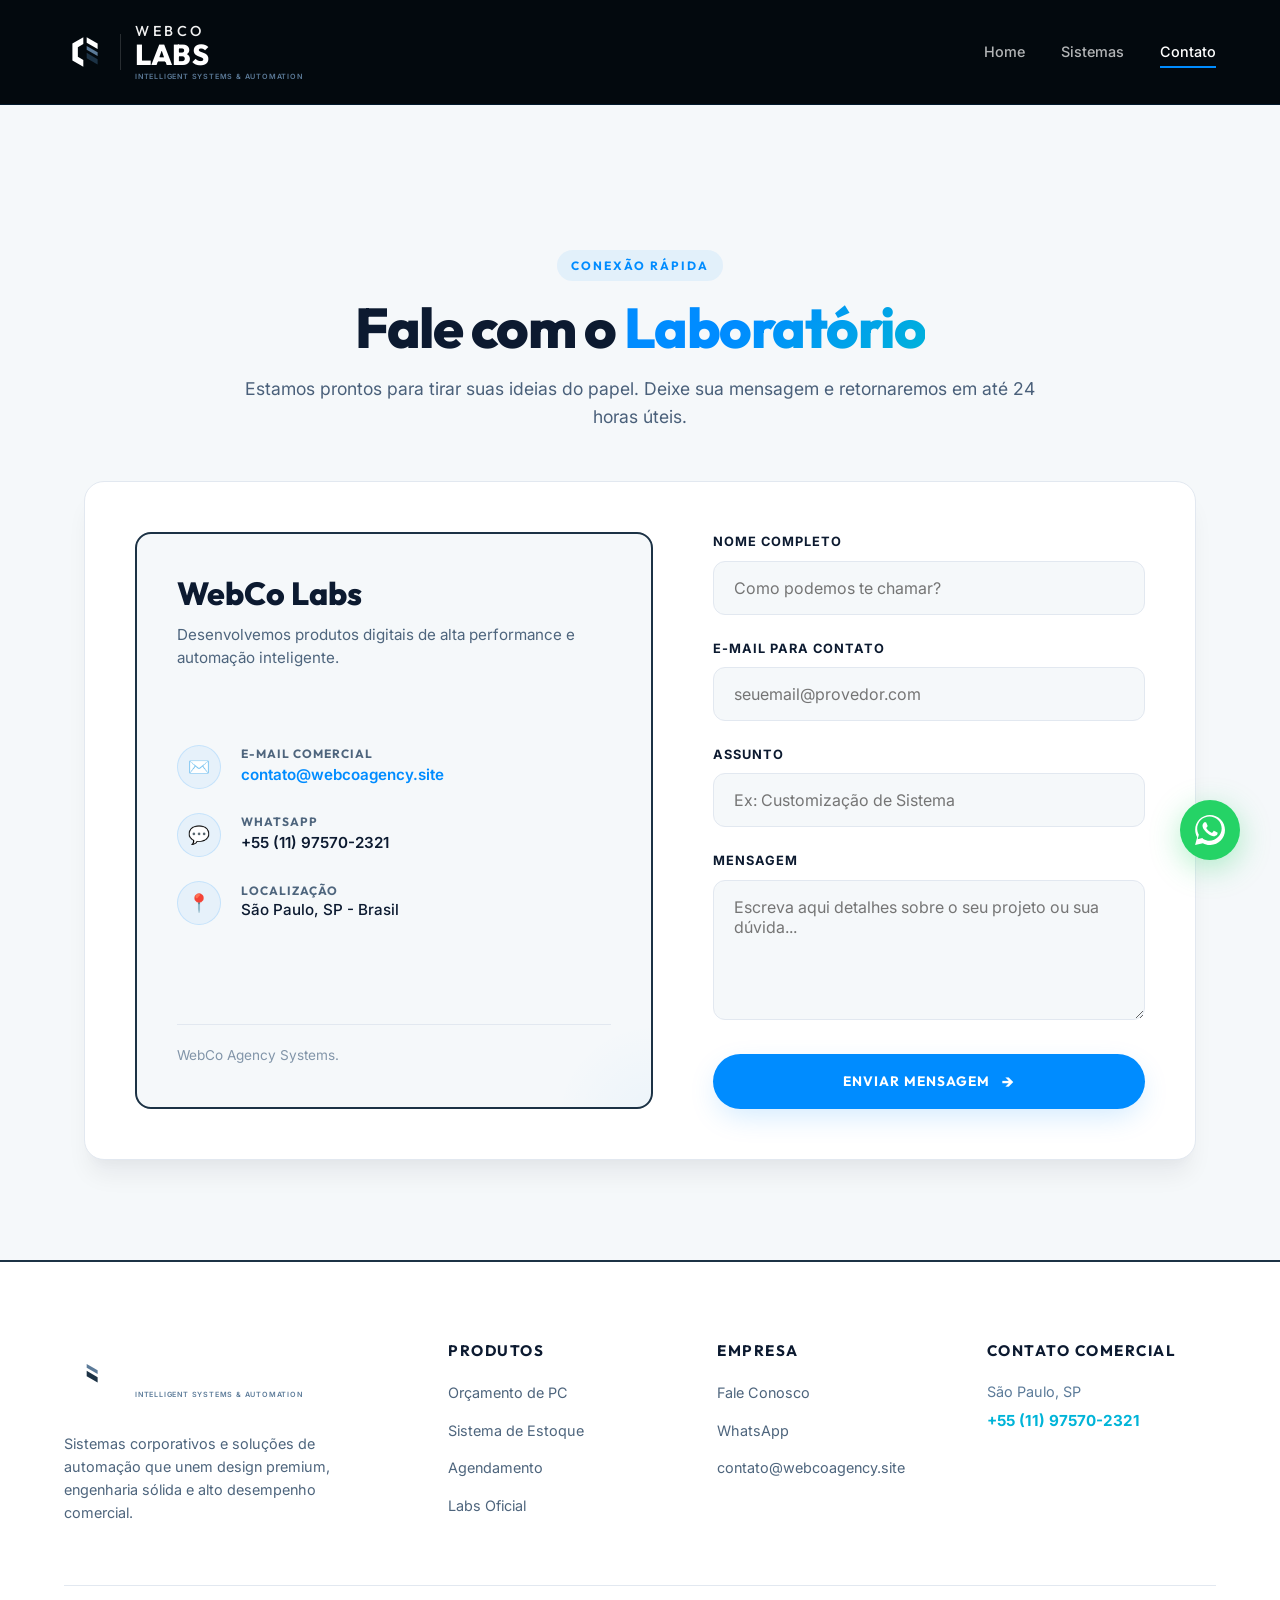
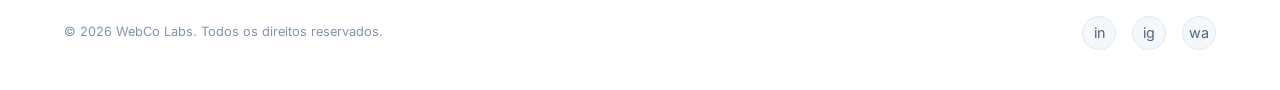
<file: contato.html>
<!DOCTYPE html>
<html lang="pt-BR">
<head>
  <meta charset="UTF-8">
  <meta name="viewport" content="width=device-width, initial-scale=1.0">
  <title>Contato | WebCo Labs</title>
  <meta name="description" content="Fale com a WebCo Labs. Envie sua mensagem para contato@webcoagency.site ou entre em contato pelo nosso WhatsApp!">
  
  <!-- CSS Stylesheets -->
  <link rel="stylesheet" href="css/variables.css">
  <link rel="stylesheet" href="css/styles.css">
</head>
<body class="product-page">

  <!-- Header / Navigation -->
  <header class="header" id="header">
    <a href="index.html" class="logo-wrapper" id="logoLink">
      <svg class="logo-svg" viewBox="0 0 100 100" fill="none" xmlns="http://www.w3.org/2000/svg">
        <path d="M46 15L20 30V70L46 85V69L33 61.5V38.5L46 31V15Z" fill="currentColor" class="logo-white"/>
        <path d="M54 15L80 30V43L54 28V15Z" fill="currentColor" class="logo-white"/>
        <path d="M54 35.5L80 50.5V59.5L54 44.5V35.5Z" fill="#5C7B99" class="logo-slate"/>
        <path d="M54 52L80 67V80L54 65V52Z" fill="#1C3245" class="logo-dark-slate"/>
      </svg>
      <div class="logo-line"></div>
      <div class="logo-text-block">
        <div class="logo-brand">WEBCO</div>
        <div class="logo-subbrand">LABS</div>
        <div class="logo-slogan">INTELLIGENT SYSTEMS &amp; AUTOMATION</div>
      </div>
    </a>
    
    <button class="hamburger" aria-label="Abrir Menu" id="hamburgerBtn">
      <span></span>
      <span></span>
      <span></span>
    </button>
    
    <ul class="nav-menu" id="navMenu">
      <li><a href="index.html#heroSection" class="nav-link">Home</a></li>
      <li><a href="index.html#sistemas" class="nav-link">Sistemas</a></li>
      <li><a href="contato.html" class="nav-link active">Contato</a></li>
    </ul>
  </header>

  <!-- Contact Form Section -->
  <section class="contact-section">
    <div class="container section-padding">
      <div style="max-width: 800px; margin: 0 auto 50px auto; text-align: center; display: flex; flex-direction: column; gap: 16px;" class="scroll-reveal reveal-visible">
        <span class="content-tag" style="background-color: rgba(0, 140, 255, 0.08); color: var(--color-blue-electric); align-self: center;">Conexão Rápida</span>
        <h1 style="font-size: 3.5rem; font-weight: 800; letter-spacing: -1.5px; line-height: 1.1;">Fale com o <span class="text-gradient-electric">Laboratório</span></h1>
        <p style="color: var(--color-gray-text); font-size: 1.1rem;">
          Estamos prontos para tirar suas ideias do papel. Deixe sua mensagem e retornaremos em até 24 horas úteis.
        </p>
      </div>

      <!-- Contact Card Container -->
      <div class="contact-card scroll-reveal">
        <!-- Info Column -->
        <div class="contact-info">
          <div>
            <h2 style="font-size: 2rem; font-weight: 800; margin-bottom: 12px; color: var(--color-text-main);">WebCo Labs</h2>
            <p style="color: var(--color-text-secondary); font-size: 0.95rem; line-height: 1.5;">
              Desenvolvemos produtos digitais de alta performance e automação inteligente.
            </p>
          </div>

          <div>
            <!-- Info 1 -->
            <div class="contact-info-item">
              <div class="contact-info-icon">✉️</div>
              <div>
                <h4 style="font-size: 0.75rem; text-transform: uppercase; color: var(--color-text-secondary); letter-spacing: 1px;">E-mail Comercial</h4>
                <a href="mailto:contato@webcoagency.site" style="font-size: 0.95rem; font-weight: 600; color: var(--color-blue-electric);">contato@webcoagency.site</a>
              </div>
            </div>

            <!-- Info 2 -->
            <div class="contact-info-item">
              <div class="contact-info-icon">💬</div>
              <div>
                <h4 style="font-size: 0.75rem; text-transform: uppercase; color: var(--color-text-secondary); letter-spacing: 1px;">WhatsApp</h4>
                <a href="https://wa.me/5511975702321" target="_blank" style="font-size: 0.95rem; font-weight: 600; color: var(--color-text-main);">+55 (11) 97570-2321</a>
              </div>
            </div>

            <!-- Info 3 -->
            <div class="contact-info-item">
              <div class="contact-info-icon">📍</div>
              <div>
                <h4 style="font-size: 0.75rem; text-transform: uppercase; color: var(--color-text-secondary); letter-spacing: 1px;">Localização</h4>
                <p style="font-size: 0.95rem; font-weight: 500; color: var(--color-text-main);">São Paulo, SP - Brasil</p>
              </div>
            </div>
          </div>

          <div style="font-size: 0.85rem; color: var(--color-text-muted); border-top: 1px solid var(--color-gray-light); padding-top: 20px;">
            WebCo Agency Systems.
          </div>
        </div>

        <!-- Form Column -->
        <div>
          <form class="contact-form" id="contactForm" novalidate>
            <div class="form-group">
              <label for="nome">Nome Completo</label>
              <input type="text" id="nome" placeholder="Como podemos te chamar?" class="form-input" required>
            </div>

            <div class="form-group">
              <label for="email">E-mail para Contato</label>
              <input type="email" id="email" placeholder="seuemail@provedor.com" class="form-input" required>
            </div>

            <div class="form-group">
              <label for="assunto">Assunto</label>
              <input type="text" id="assunto" placeholder="Ex: Customização de Sistema" class="form-input" required>
            </div>

            <div class="form-group">
              <label for="mensagem">Mensagem</label>
              <textarea id="mensagem" placeholder="Escreva aqui detalhes sobre o seu projeto ou sua dúvida..." class="form-input" required></textarea>
            </div>

            <div>
              <button type="submit" class="btn-pill btn-pill-blue btn-submit">
                ENVIAR MENSAGEM <span class="arrow">→</span>
              </button>
            </div>
          </form>
        </div>
      </div>
    </div>
  </section>

  <!-- Footer -->
  <footer class="footer">
    <div class="container">
      <div class="footer-grid">
        <!-- Brand -->
        <div class="footer-col-brand">
          <a href="index.html" class="logo-wrapper">
            <svg class="logo-svg" viewBox="0 0 100 100" fill="none" xmlns="http://www.w3.org/2000/svg">
              <path d="M46 15L20 30V70L46 85V69L33 61.5V38.5L46 31V15Z" fill="currentColor" class="logo-white"/>
              <path d="M54 15L80 30V43L54 28V15Z" fill="currentColor" class="logo-white"/>
              <path d="M54 35.5L80 50.5V59.5L54 44.5V35.5Z" fill="#5C7B99" class="logo-slate"/>
              <path d="M54 52L80 67V80L54 65V52Z" fill="#1C3245" class="logo-dark-slate"/>
            </svg>
            <div class="logo-line"></div>
            <div class="logo-text-block">
              <div class="logo-brand">WEBCO</div>
              <div class="logo-subbrand">LABS</div>
              <div class="logo-slogan">INTELLIGENT SYSTEMS &amp; AUTOMATION</div>
            </div>
          </a>
          <p class="footer-desc" style="margin-top: 14px;">
            Sistemas corporativos e soluções de automação que unem design premium, engenharia sólida e alto desempenho comercial.
          </p>
        </div>
        
        <!-- Products Links -->
        <div>
          <h4 class="footer-title">Produtos</h4>
          <ul class="footer-links">
            <li><a href="pc-orcamento.html" class="footer-link">Orçamento de PC</a></li>
            <li><a href="sistema-estoque.html" class="footer-link">Sistema de Estoque</a></li>
            <li><a href="sistema-agendamento.html" class="footer-link">Agendamento</a></li>
            <li><a href="https://labs.webcoagency.site" target="_blank" class="footer-link">Labs Oficial</a></li>
          </ul>
        </div>
        
        <!-- Agency Links -->
        <div>
          <h4 class="footer-title">Empresa</h4>
          <ul class="footer-links">
            <li><a href="contato.html" class="footer-link">Fale Conosco</a></li>
            <li><a href="https://wa.me/5511975702321" target="_blank" class="footer-link">WhatsApp</a></li>
            <li><a href="mailto:contato@webcoagency.site" class="footer-link">contato@webcoagency.site</a></li>
          </ul>
        </div>
        
        <!-- Contact Quick info -->
        <div>
          <h4 class="footer-title">Contato Comercial</h4>
          <p style="font-size: 0.9rem; color: #5c7b99; margin-bottom: 6px;">São Paulo, SP</p>
          <p style="font-size: 0.95rem; color: var(--color-blue-neon); font-weight: 700;">+55 (11) 97570-2321</p>
        </div>
      </div>
      
      <!-- Footer Bottom -->
      <div class="footer-bottom">
        <p class="footer-copyright">
          &copy; 2026 WebCo Labs. Todos os direitos reservados.
        </p>
        <div class="footer-socials">
          <a href="#" aria-label="LinkedIn" class="social-icon">in</a>
          <a href="#" aria-label="Instagram" class="social-icon">ig</a>
          <a href="https://wa.me/5511975702321" target="_blank" aria-label="WhatsApp" class="social-icon">wa</a>
        </div>
      </div>
    </div>
  </footer>

  <!-- WhatsApp Floating Button -->
  <a href="https://wa.me/5511975702321" target="_blank" class="whatsapp-float" aria-label="Fale conosco pelo WhatsApp" id="whatsappFloatingBtn">
    <svg viewBox="0 0 24 24">
      <path d="M.057 24l1.687-6.163c-1.041-1.804-1.588-3.849-1.587-5.946C.06 5.348 5.397.01 12.008.01c3.202.001 6.212 1.246 8.477 3.514 2.266 2.268 3.507 5.28 3.505 8.484-.004 6.657-5.34 11.997-11.953 11.997-2.005-.001-3.973-.504-5.724-1.466L0 24zm6.59-4.846c1.6.95 3.188 1.449 4.825 1.451 5.436 0 9.86-4.37 9.863-9.73 0-2.597-1.011-5.04-2.846-6.877-1.836-1.836-4.279-2.847-6.88-2.847-5.445 0-9.87 4.373-9.873 9.734-.001 1.73.473 3.41 1.37 4.912l-.99 3.61 3.731-.963zm10.82-5.416c-.297-.149-1.758-.867-2.03-.967-.273-.099-.471-.148-.67.15-.197.297-.767.966-.94 1.164-.173.199-.347.223-.644.075-.297-.15-1.255-.463-2.39-1.475-.883-.788-1.48-1.761-1.653-2.059-.173-.297-.018-.458.13-.606.134-.133.298-.347.446-.52.149-.174.198-.298.298-.497.099-.198.05-.371-.025-.52-.075-.149-.669-1.612-.916-2.207-.242-.579-.487-.5-.669-.51-.173-.008-.371-.01-.57-.01-.198 0-.52.074-.792.372-.272.297-1.04 1.016-1.04 2.479 0 1.462 1.065 2.875 1.213 3.074.149.198 2.096 3.2 5.077 4.487.709.306 1.262.489 1.694.625.712.227 1.36.195 1.871.118.571-.085 1.758-.719 2.006-1.413.248-.694.248-1.289.173-1.413-.074-.124-.272-.198-.57-.347z"/>
    </svg>
  </a>

  <!-- Toast Notification System Container -->
  <div id="toastContainer" class="toast-container"></div>

  <!-- JavaScript File -->
  <script src="js/main.js"></script>
</body>
</html>
</file>
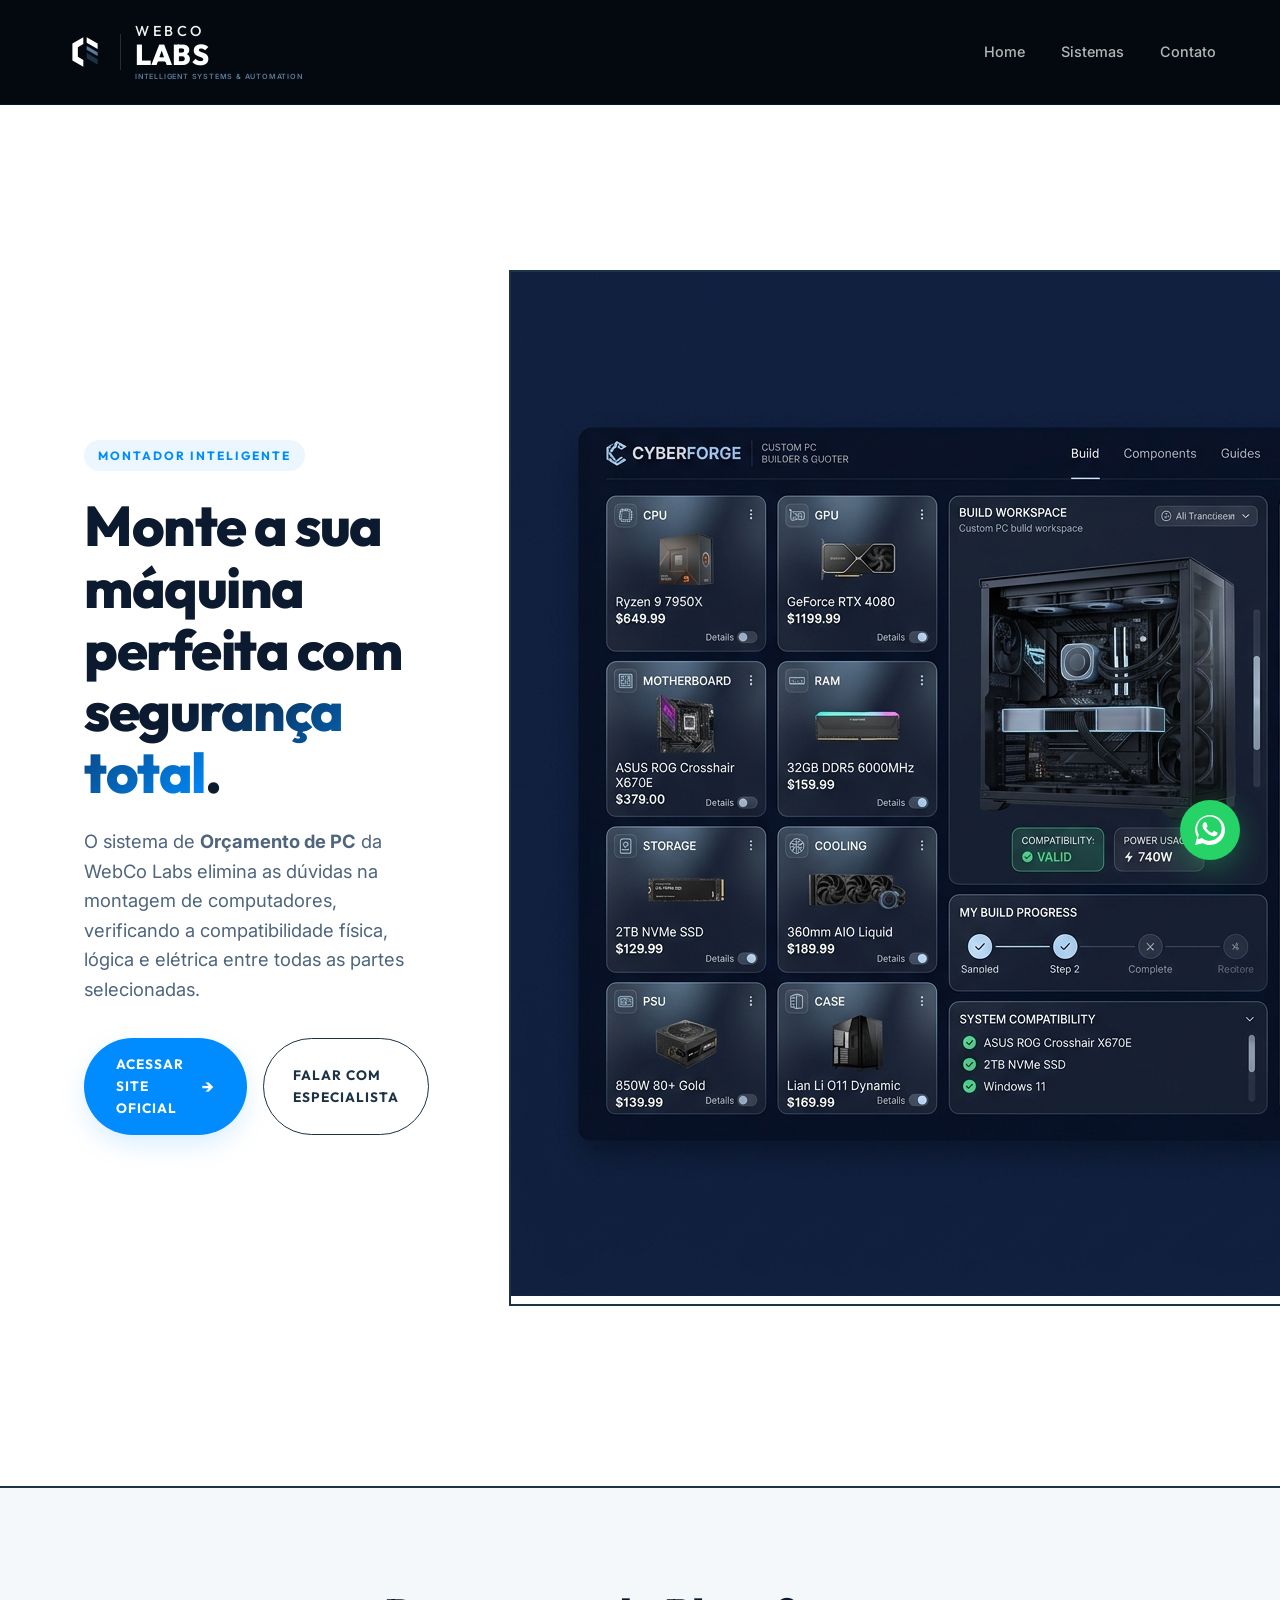
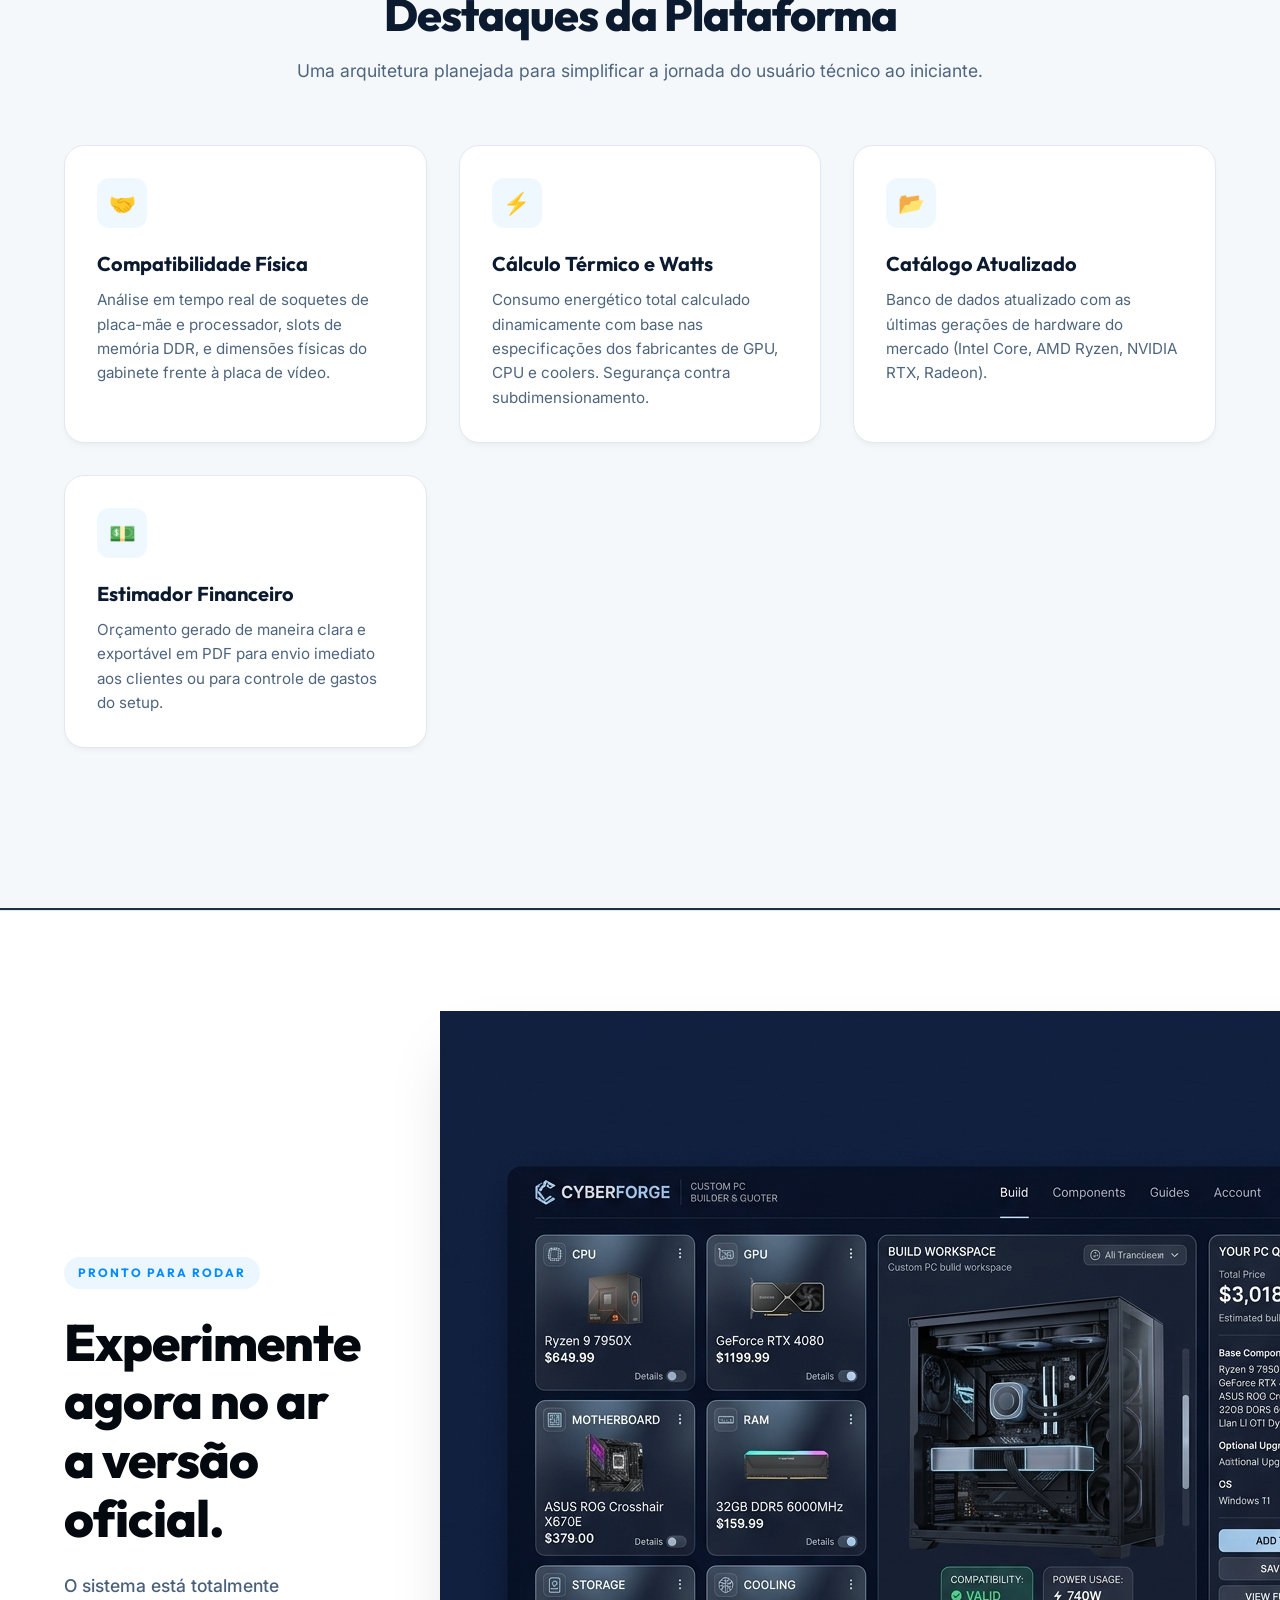
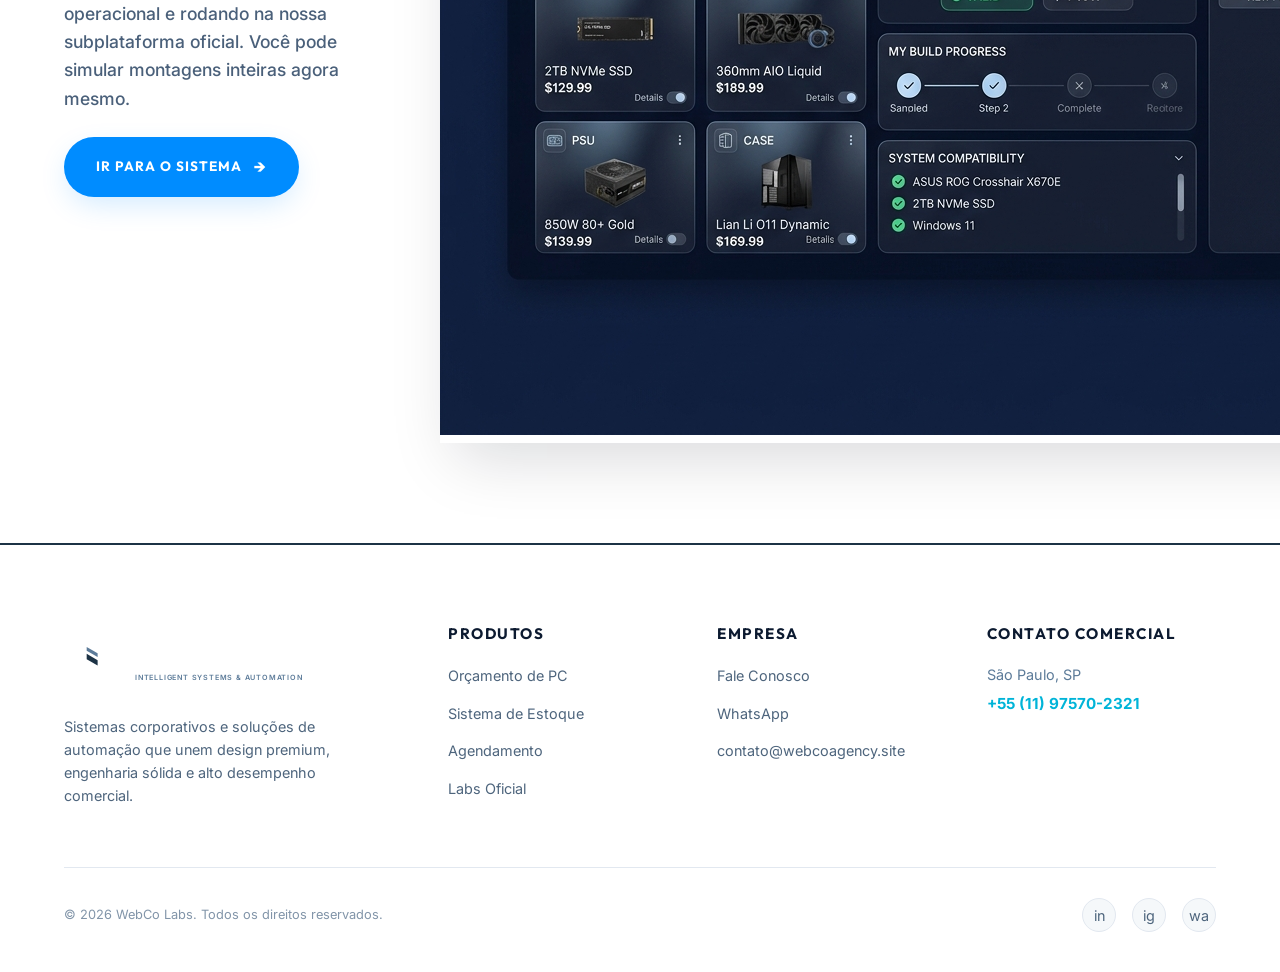
<file: pc-orcamento.html>
<!DOCTYPE html>
<html lang="pt-BR">
<head>
  <meta charset="UTF-8">
  <meta name="viewport" content="width=device-width, initial-scale=1.0">
  <title>Orçamento de PC | WebCo Labs</title>
  <meta name="description" content="Conheça o sistema de Orçamento de PC da WebCo Labs. Monte computadores sem medo de incompatibilidade, calcule o TDP e estime preços reais.">
  
  <!-- CSS Stylesheets -->
  <link rel="stylesheet" href="css/variables.css">
  <link rel="stylesheet" href="css/styles.css">
</head>
<body class="product-page">

  <!-- Header / Navigation -->
  <header class="header" id="header">
    <a href="index.html" class="logo-wrapper" id="logoLink">
      <svg class="logo-svg" viewBox="0 0 100 100" fill="none" xmlns="http://www.w3.org/2000/svg">
        <path d="M46 15L20 30V70L46 85V69L33 61.5V38.5L46 31V15Z" fill="currentColor" class="logo-white"/>
        <path d="M54 15L80 30V43L54 28V15Z" fill="currentColor" class="logo-white"/>
        <path d="M54 35.5L80 50.5V59.5L54 44.5V35.5Z" fill="#5C7B99" class="logo-slate"/>
        <path d="M54 52L80 67V80L54 65V52Z" fill="#1C3245" class="logo-dark-slate"/>
      </svg>
      <div class="logo-line"></div>
      <div class="logo-text-block">
        <div class="logo-brand">WEBCO</div>
        <div class="logo-subbrand">LABS</div>
        <div class="logo-slogan">INTELLIGENT SYSTEMS &amp; AUTOMATION</div>
      </div>
    </a>
    
    <button class="hamburger" aria-label="Abrir Menu" id="hamburgerBtn">
      <span></span>
      <span></span>
      <span></span>
    </button>
    
    <ul class="nav-menu" id="navMenu">
      <li><a href="index.html#heroSection" class="nav-link">Home</a></li>
      <li><a href="index.html#sistemas" class="nav-link">Sistemas</a></li>
      <li><a href="contato.html" class="nav-link">Contato</a></li>
    </ul>
  </header>

  <!-- Product Hero Section -->
  <section class="product-hero" id="productHero">
    <div class="container section-padding">
      <div class="split-layout">
        <!-- Content -->
        <div class="content-col scroll-reveal reveal-visible">
          <span class="content-tag" style="background-color: rgba(0, 140, 255, 0.08); color: var(--color-blue-electric);">Montador Inteligente</span>
          <h1 style="font-size: 3.5rem; font-weight: 800; letter-spacing: -1.5px; line-height: 1.1;">
            Monte a sua máquina perfeita com <span class="text-gradient-blue">segurança total</span>.
          </h1>
          <p style="font-size: 1.15rem; color: var(--color-text-secondary); line-height: 1.6;">
            O sistema de <strong>Orçamento de PC</strong> da WebCo Labs elimina as dúvidas na montagem de computadores, verificando a compatibilidade física, lógica e elétrica entre todas as partes selecionadas.
          </p>
          <div class="hero-actions" style="margin-top: 10px;">
            <a href="https://labs.webcoagency.site" target="_blank" class="btn-pill btn-pill-blue">
              ACESSAR SITE OFICIAL <span class="arrow">→</span>
            </a>
            <a href="contato.html" class="btn-pill btn-pill-outline-navy">
              Falar com Especialista
            </a>
          </div>
        </div>
        
        <!-- Graphic Mockup -->
        <div class="mockup-container scroll-reveal" style="padding: 0;">
          <div class="main-mockup-wrapper" style="width: 100%; border: 2px solid var(--color-slate-dark);">
            <img src="assets/pc_builder_mockup.png" alt="Painel do Orçamento de PC">
          </div>
        </div>
      </div>
    </div>
  </section>

  <!-- Features Grid Section -->
  <section class="section-padding" style="background-color: var(--color-section-bg-alt); border-top: 2.5px solid var(--color-slate-dark); border-bottom: 2.5px solid var(--color-slate-dark); position: relative;">
    <div class="container">
      <div style="text-align: center; max-width: 700px; margin: 0 auto 60px auto; display: flex; flex-direction: column; gap: 16px;" class="scroll-reveal">
        <h2 style="font-size: 2.8rem; font-weight: 800; letter-spacing: -1px; color: var(--color-text-main);">Destaques da Plataforma</h2>
        <p style="color: var(--color-text-secondary); font-size: 1.1rem;">
          Uma arquitetura planejada para simplificar a jornada do usuário técnico ao iniciante.
        </p>
      </div>

      <div class="product-grid-features">
        <!-- Feature 1 -->
        <div class="feature-card scroll-reveal">
          <div class="feature-card-icon navy-bg">🤝</div>
          <h3>Compatibilidade Física</h3>
          <p>
            Análise em tempo real de soquetes de placa-mãe e processador, slots de memória DDR, e dimensões físicas do gabinete frente à placa de vídeo.
          </p>
        </div>

        <!-- Feature 2 -->
        <div class="feature-card scroll-reveal" style="transition-delay: 0.1s;">
          <div class="feature-card-icon navy-bg">⚡</div>
          <h3>Cálculo Térmico e Watts</h3>
          <p>
            Consumo energético total calculado dinamicamente com base nas especificações dos fabricantes de GPU, CPU e coolers. Segurança contra subdimensionamento.
          </p>
        </div>

        <!-- Feature 3 -->
        <div class="feature-card scroll-reveal" style="transition-delay: 0.2s;">
          <div class="feature-card-icon navy-bg">📂</div>
          <h3>Catálogo Atualizado</h3>
          <p>
            Banco de dados atualizado com as últimas gerações de hardware do mercado (Intel Core, AMD Ryzen, NVIDIA RTX, Radeon).
          </p>
        </div>

        <!-- Feature 4 -->
        <div class="feature-card scroll-reveal" style="transition-delay: 0.3s;">
          <div class="feature-card-icon navy-bg">💵</div>
          <h3>Estimador Financeiro</h3>
          <p>
            Orçamento gerado de maneira clara e exportável em PDF para envio imediato aos clientes ou para controle de gastos do setup.
          </p>
        </div>
      </div>
    </div>
  </section>

  <!-- Split Visual Callout -->
  <section class="section-padding" style="background-color: var(--color-white); color: var(--color-deep-navy); border-top: 1px solid var(--color-gray-light);">
    <div class="container">
      <div class="split-layout">
        <!-- Text -->
        <div class="content-col scroll-reveal">
          <span class="content-tag" style="background-color: rgba(0, 140, 255, 0.08); color: var(--color-blue-electric);">Pronto para Rodar</span>
          <h2 style="font-size: 3.2rem; font-weight: 800; letter-spacing: -1px; line-height: 1.15;">
            Experimente agora no ar a versão oficial.
          </h2>
          <p style="font-size: 1.1rem; font-weight: 500; color: var(--color-gray-text);">
            O sistema está totalmente operacional e rodando na nossa subplataforma oficial. Você pode simular montagens inteiras agora mesmo.
          </p>
          <div>
            <a href="https://labs.webcoagency.site" target="_blank" class="btn-pill btn-pill-blue">
              IR PARA O SISTEMA <span class="arrow">→</span>
            </a>
          </div>
        </div>

        <!-- Mockup Display -->
        <div class="mockup-container scroll-reveal" style="padding: 0;">
          <div class="main-mockup-wrapper" style="box-shadow: var(--shadow-floating); border-color: rgba(0,0,0,0.05);">
            <img src="assets/pc_builder_mockup.png" alt="Orçamento de PC Mockup">
          </div>
        </div>
      </div>
    </div>
  </section>

  <!-- Footer -->
  <footer class="footer">
    <div class="container">
      <div class="footer-grid">
        <!-- Brand -->
        <div class="footer-col-brand">
          <a href="index.html" class="logo-wrapper">
            <svg class="logo-svg" viewBox="0 0 100 100" fill="none" xmlns="http://www.w3.org/2000/svg">
              <path d="M46 15L20 30V70L46 85V69L33 61.5V38.5L46 31V15Z" fill="currentColor" class="logo-white"/>
              <path d="M54 15L80 30V43L54 28V15Z" fill="currentColor" class="logo-white"/>
              <path d="M54 35.5L80 50.5V59.5L54 44.5V35.5Z" fill="#5C7B99" class="logo-slate"/>
              <path d="M54 52L80 67V80L54 65V52Z" fill="#1C3245" class="logo-dark-slate"/>
            </svg>
            <div class="logo-line"></div>
            <div class="logo-text-block">
              <div class="logo-brand">WEBCO</div>
              <div class="logo-subbrand">LABS</div>
              <div class="logo-slogan">INTELLIGENT SYSTEMS &amp; AUTOMATION</div>
            </div>
          </a>
          <p class="footer-desc" style="margin-top: 14px;">
            Sistemas corporativos e soluções de automação que unem design premium, engenharia sólida e alto desempenho comercial.
          </p>
        </div>
        
        <!-- Products Links -->
        <div>
          <h4 class="footer-title">Produtos</h4>
          <ul class="footer-links">
            <li><a href="pc-orcamento.html" class="footer-link">Orçamento de PC</a></li>
            <li><a href="sistema-estoque.html" class="footer-link">Sistema de Estoque</a></li>
            <li><a href="sistema-agendamento.html" class="footer-link">Agendamento</a></li>
            <li><a href="https://labs.webcoagency.site" target="_blank" class="footer-link">Labs Oficial</a></li>
          </ul>
        </div>
        
        <!-- Agency Links -->
        <div>
          <h4 class="footer-title">Empresa</h4>
          <ul class="footer-links">
            <li><a href="contato.html" class="footer-link">Fale Conosco</a></li>
            <li><a href="https://wa.me/5511975702321" target="_blank" class="footer-link">WhatsApp</a></li>
            <li><a href="mailto:contato@webcoagency.site" class="footer-link">contato@webcoagency.site</a></li>
          </ul>
        </div>
        
        <!-- Contact Quick info -->
        <div>
          <h4 class="footer-title">Contato Comercial</h4>
          <p style="font-size: 0.9rem; color: #5c7b99; margin-bottom: 6px;">São Paulo, SP</p>
          <p style="font-size: 0.95rem; color: var(--color-blue-neon); font-weight: 700;">+55 (11) 97570-2321</p>
        </div>
      </div>
      
      <!-- Footer Bottom -->
      <div class="footer-bottom">
        <p class="footer-copyright">
          &copy; 2026 WebCo Labs. Todos os direitos reservados.
        </p>
        <div class="footer-socials">
          <a href="#" aria-label="LinkedIn" class="social-icon">in</a>
          <a href="#" aria-label="Instagram" class="social-icon">ig</a>
          <a href="https://wa.me/5511975702321" target="_blank" aria-label="WhatsApp" class="social-icon">wa</a>
        </div>
      </div>
    </div>
  </footer>

  <!-- WhatsApp Floating Button -->
  <a href="https://wa.me/5511975702321" target="_blank" class="whatsapp-float" aria-label="Fale conosco pelo WhatsApp" id="whatsappFloatingBtn">
    <svg viewBox="0 0 24 24">
      <path d="M.057 24l1.687-6.163c-1.041-1.804-1.588-3.849-1.587-5.946C.06 5.348 5.397.01 12.008.01c3.202.001 6.212 1.246 8.477 3.514 2.266 2.268 3.507 5.28 3.505 8.484-.004 6.657-5.34 11.997-11.953 11.997-2.005-.001-3.973-.504-5.724-1.466L0 24zm6.59-4.846c1.6.95 3.188 1.449 4.825 1.451 5.436 0 9.86-4.37 9.863-9.73 0-2.597-1.011-5.04-2.846-6.877-1.836-1.836-4.279-2.847-6.88-2.847-5.445 0-9.87 4.373-9.873 9.734-.001 1.73.473 3.41 1.37 4.912l-.99 3.61 3.731-.963zm10.82-5.416c-.297-.149-1.758-.867-2.03-.967-.273-.099-.471-.148-.67.15-.197.297-.767.966-.94 1.164-.173.199-.347.223-.644.075-.297-.15-1.255-.463-2.39-1.475-.883-.788-1.48-1.761-1.653-2.059-.173-.297-.018-.458.13-.606.134-.133.298-.347.446-.52.149-.174.198-.298.298-.497.099-.198.05-.371-.025-.52-.075-.149-.669-1.612-.916-2.207-.242-.579-.487-.5-.669-.51-.173-.008-.371-.01-.57-.01-.198 0-.52.074-.792.372-.272.297-1.04 1.016-1.04 2.479 0 1.462 1.065 2.875 1.213 3.074.149.198 2.096 3.2 5.077 4.487.709.306 1.262.489 1.694.625.712.227 1.36.195 1.871.118.571-.085 1.758-.719 2.006-1.413.248-.694.248-1.289.173-1.413-.074-.124-.272-.198-.57-.347z"/>
    </svg>
  </a>

  <!-- JavaScript File -->
  <script src="js/main.js"></script>
</body>
</html>
</file>
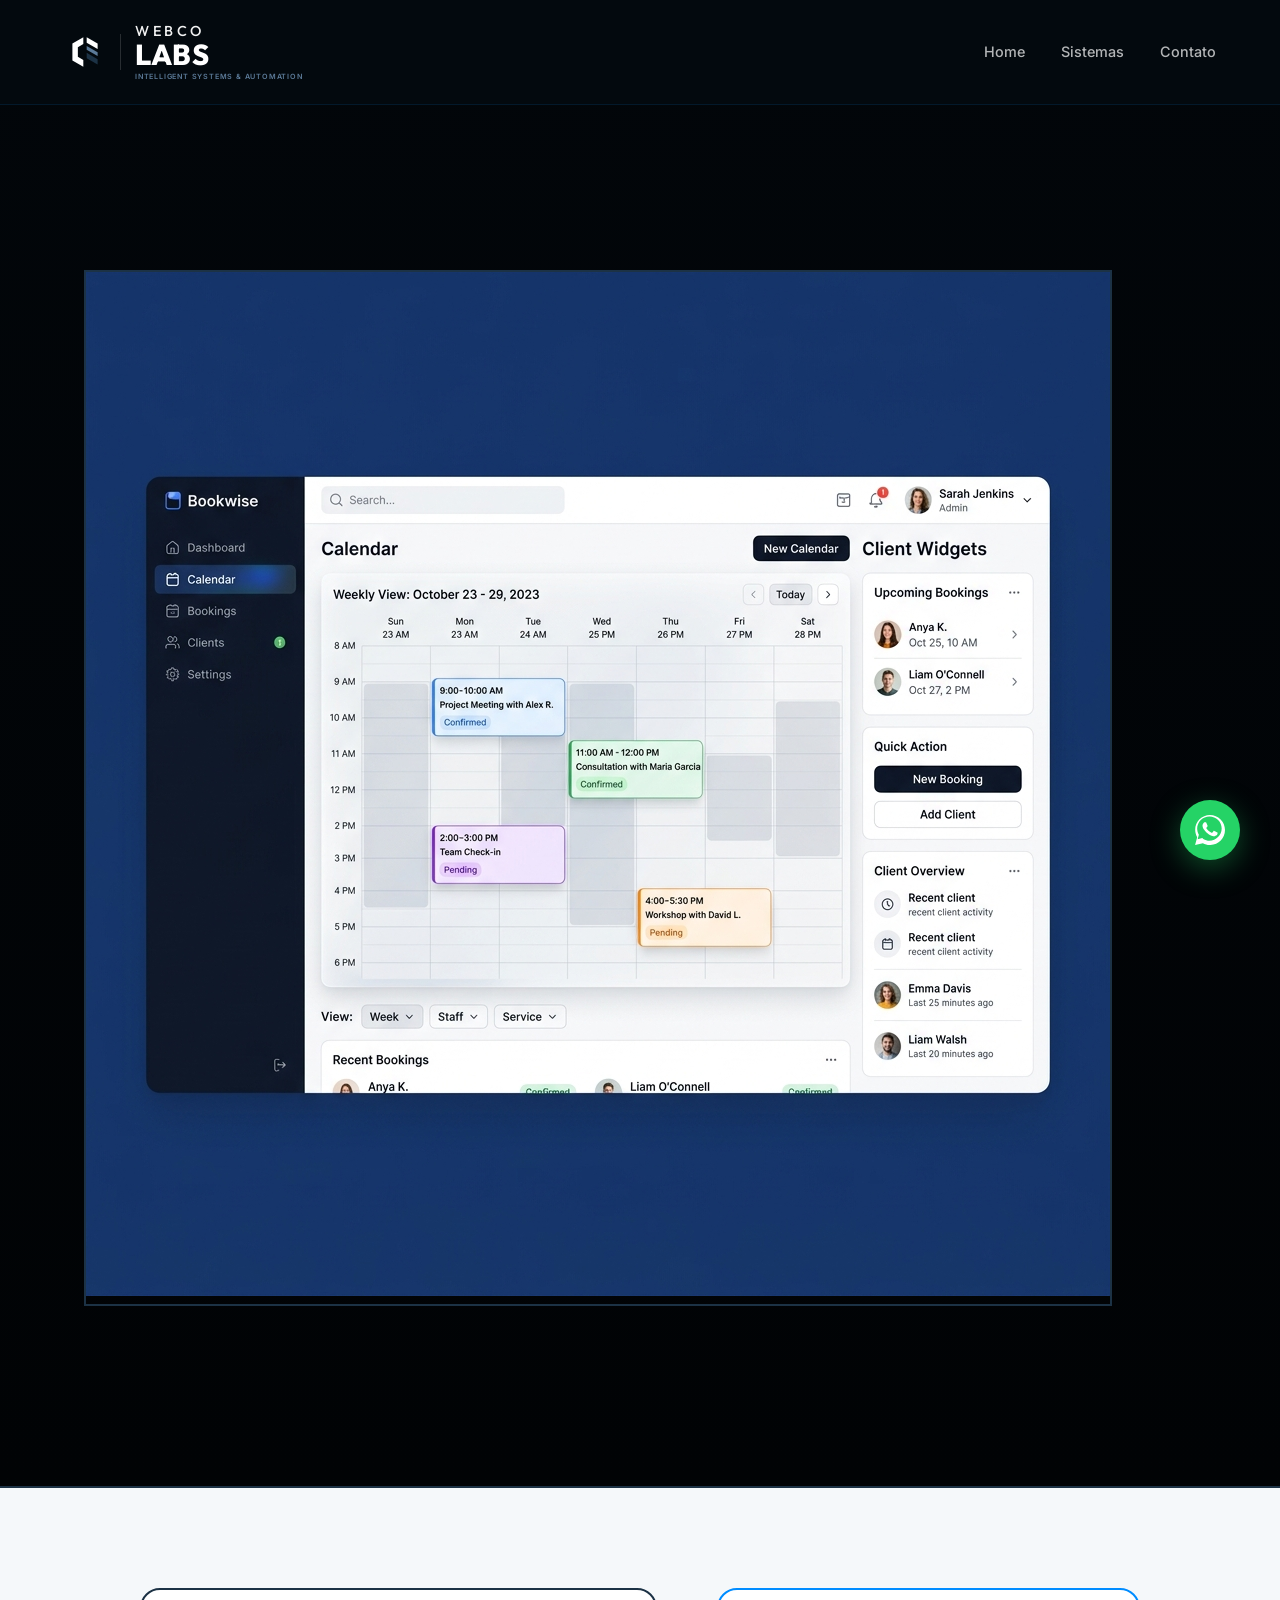
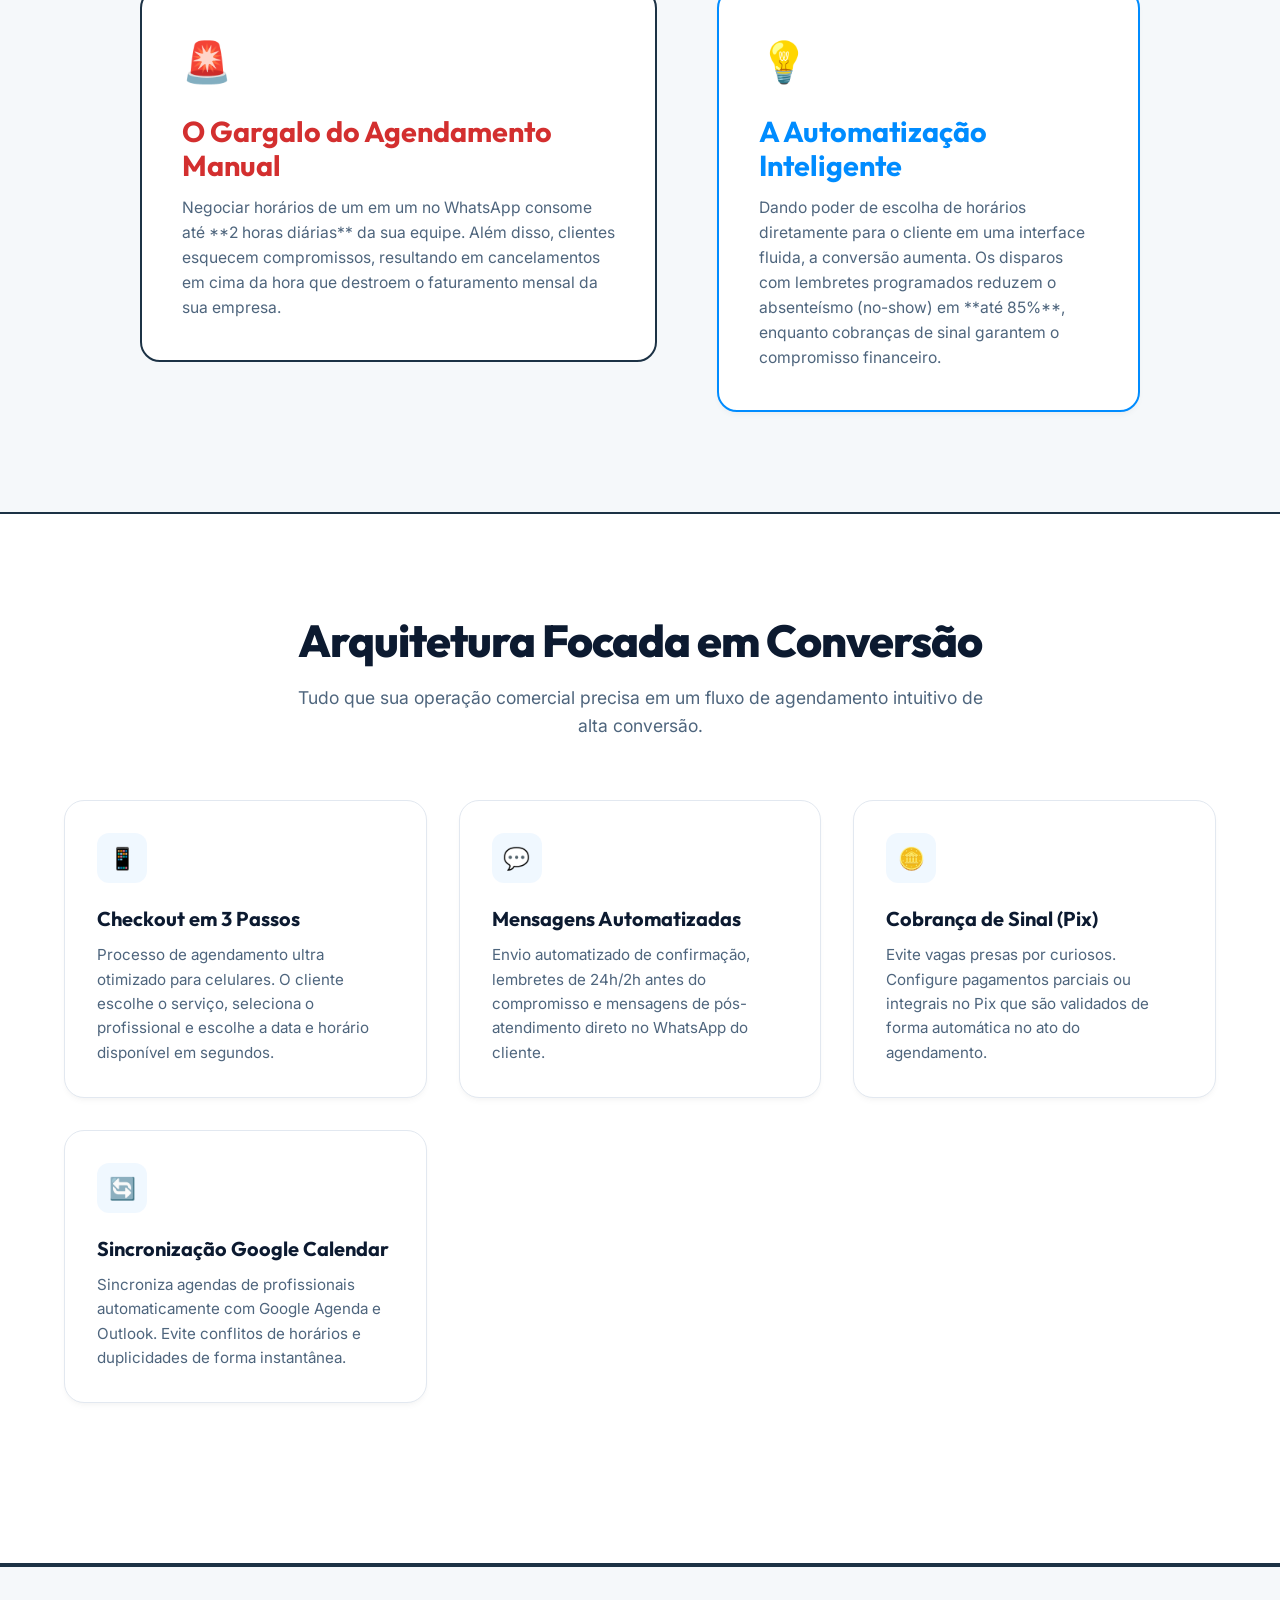
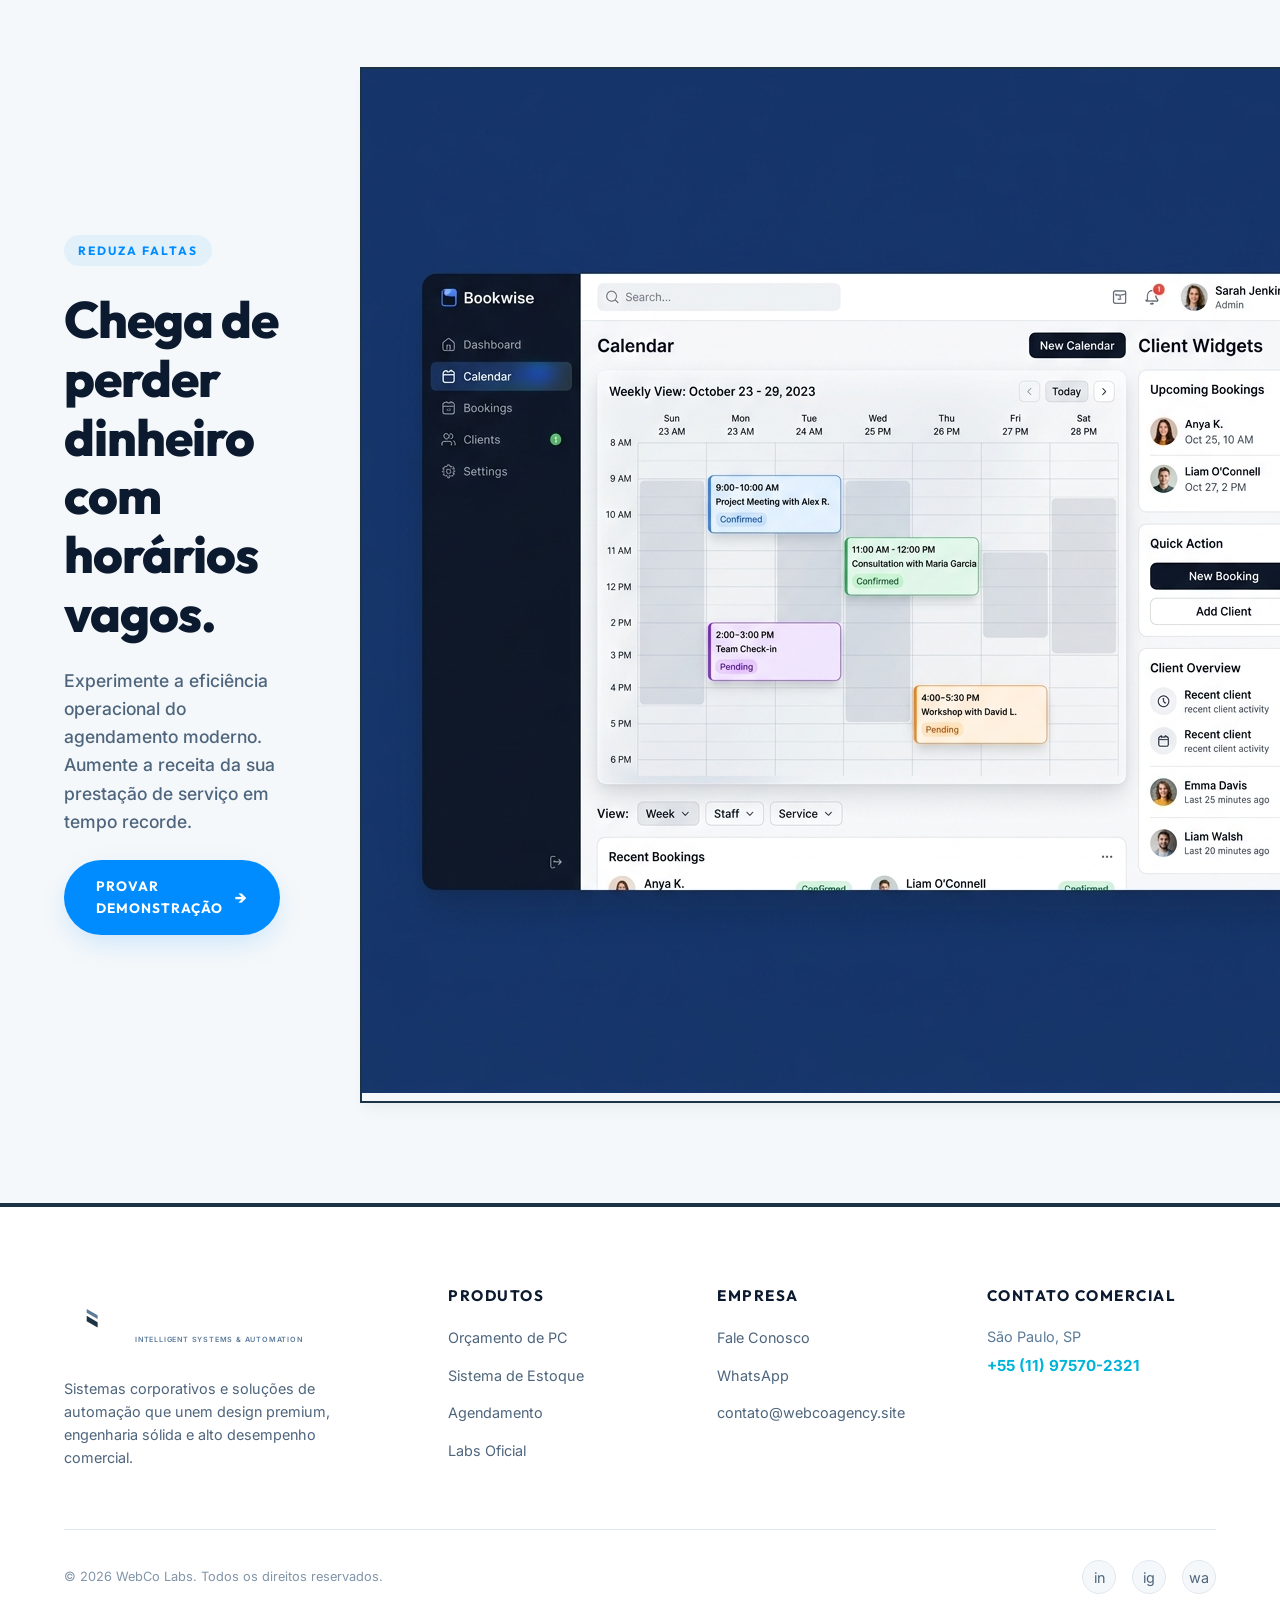
<file: sistema-agendamento.html>
<!DOCTYPE html>
<html lang="pt-BR">
<head>
  <meta charset="UTF-8">
  <meta name="viewport" content="width=device-width, initial-scale=1.0">
  <title>Sistema de Agendamento | WebCo Labs</title>
  <meta name="description" content="Automatize seu calendário com o Sistema de Agendamento da WebCo Labs. Reduza faltas em até 85%, envie lembretes via WhatsApp e receba pagamentos Pix.">
  
  <!-- CSS Stylesheets -->
  <link rel="stylesheet" href="css/variables.css">
  <link rel="stylesheet" href="css/styles.css">
</head>
<body class="product-page">

  <!-- Header / Navigation -->
  <header class="header" id="header">
    <a href="index.html" class="logo-wrapper" id="logoLink">
      <svg class="logo-svg" viewBox="0 0 100 100" fill="none" xmlns="http://www.w3.org/2000/svg">
        <path d="M46 15L20 30V70L46 85V69L33 61.5V38.5L46 31V15Z" fill="currentColor" class="logo-white"/>
        <path d="M54 15L80 30V43L54 28V15Z" fill="currentColor" class="logo-white"/>
        <path d="M54 35.5L80 50.5V59.5L54 44.5V35.5Z" fill="#5C7B99" class="logo-slate"/>
        <path d="M54 52L80 67V80L54 65V52Z" fill="#1C3245" class="logo-dark-slate"/>
      </svg>
      <div class="logo-line"></div>
      <div class="logo-text-block">
        <div class="logo-brand">WEBCO</div>
        <div class="logo-subbrand">LABS</div>
        <div class="logo-slogan">INTELLIGENT SYSTEMS &amp; AUTOMATION</div>
      </div>
    </a>
    
    <button class="hamburger" aria-label="Abrir Menu" id="hamburgerBtn">
      <span></span>
      <span></span>
      <span></span>
    </button>
    
    <ul class="nav-menu" id="navMenu">
      <li><a href="index.html#heroSection" class="nav-link">Home</a></li>
      <li><a href="index.html#sistemas" class="nav-link">Sistemas</a></li>
      <li><a href="contato.html" class="nav-link">Contato</a></li>
    </ul>
  </header>

  <!-- Product Hero Section -->
  <section class="product-hero" id="productHero" style="background: linear-gradient(180deg, var(--color-navy-dark) 0%, var(--color-black) 100%);">
    <div class="container section-padding">
      <div class="split-layout">
        <!-- Content --        <div class="content-col scroll-reveal reveal-visible">
          <span class="content-tag" style="background-color: rgba(0, 140, 255, 0.08); color: var(--color-blue-electric);">Zero Atrito Comercial</span>
          <h1 style="font-size: 3.5rem; font-weight: 800; letter-spacing: -1.5px; line-height: 1.1;">
            Sua agenda cheia sem precisar mandar <span class="text-gradient-blue">nenhum WhatsApp manual</span>.
          </h1>
          <p style="font-size: 1.15rem; color: var(--color-text-secondary); line-height: 1.6;">
            Deixe que seus clientes agendem horários de forma totalmente autônoma em 3 cliques. O sistema sincroniza sua agenda, cobra sinais financeiros via Pix e dispara lembretes automáticos para garantir a presença.
          </p>
          <div class="hero-actions" style="margin-top: 10px;">
            <a href="https://labs.webcoagency.site" target="_blank" class="btn-pill btn-pill-blue">
              TESTAR DEMONSTRAÇÃO <span class="arrow">→</span>
            </a>
            <a href="contato.html" class="btn-pill btn-pill-outline-navy">
              Falar com Especialista
            </a>
          </div>
        </div>
        
        <!-- Graphic Mockup -->
        <div class="mockup-container scroll-reveal" style="padding: 0;">
          <div class="main-mockup-wrapper" style="width: 100%; border: 2px solid var(--color-slate-dark);">
            <img src="assets/scheduling_mockup.png" alt="Painel do Sistema de Agendamento">
          </div>
        </div>
      </div>
    </div>
  </section>

  <!-- Copyright / Problem & Solution Section -->
  <section class="section-padding" style="background-color: var(--color-section-bg-alt); border-top: 2.5px solid var(--color-slate-dark); border-bottom: 2.5px solid var(--color-slate-dark);">
    <div class="container" style="max-width: 1000px;">
      <div class="split-layout" style="gap: 60px; align-items: flex-start;">
        <!-- Problem -->
        <div class="scroll-reveal" style="background: var(--color-white); padding: 40px; border-radius: 20px; border: 2px solid var(--color-slate-dark);">
          <span style="font-size: 2.5rem;">🚨</span>
          <h2 style="font-size: 1.8rem; margin: 20px 0 12px 0; color: #d32f2f;">O Gargalo do Agendamento Manual</h2>
          <p style="color: var(--color-text-secondary); font-size: 0.98rem; line-height: 1.6;">
            Negociar horários de um em um no WhatsApp consome até **2 horas diárias** da sua equipe. Além disso, clientes esquecem compromissos, resultando em cancelamentos em cima da hora que destroem o faturamento mensal da sua empresa.
          </p>
        </div>

        <!-- Solution -->
        <div class="scroll-reveal" style="background: var(--color-white); padding: 40px; border-radius: 20px; border: 2.5px solid var(--color-blue-electric); box-shadow: var(--shadow-sm);">
          <span style="font-size: 2.5rem;">💡</span>
          <h2 style="font-size: 1.8rem; margin: 20px 0 12px 0; color: var(--color-blue-electric);">A Automatização Inteligente</h2>
          <p style="color: var(--color-text-secondary); font-size: 0.98rem; line-height: 1.6;">
            Dando poder de escolha de horários diretamente para o cliente em uma interface fluida, a conversão aumenta. Os disparos com lembretes programados reduzem o absenteísmo (no-show) em **até 85%**, enquanto cobranças de sinal garantem o compromisso financeiro.
          </p>
        </div>
      </div>
    </div>
  </section>

  <!-- Features Grid Section -->
  <section class="section-padding" style="background-color: var(--color-white); border-bottom: 2.5px solid var(--color-slate-dark); position: relative;">
    <div class="container">
      <div style="text-align: center; max-width: 700px; margin: 0 auto 60px auto; display: flex; flex-direction: column; gap: 16px;" class="scroll-reveal">
        <h2 style="font-size: 2.8rem; font-weight: 800; letter-spacing: -1px; color: var(--color-text-main);">Arquitetura Focada em Conversão</h2>
        <p style="color: var(--color-text-secondary); font-size: 1.1rem;">
          Tudo que sua operação comercial precisa em um fluxo de agendamento intuitivo de alta conversão.
        </p>
      </div>

      <div class="product-grid-features">
        <!-- Feature 1 -->
        <div class="feature-card scroll-reveal">
          <div class="feature-card-icon navy-bg">📱</div>
          <h3>Checkout em 3 Passos</h3>
          <p>
            Processo de agendamento ultra otimizado para celulares. O cliente escolhe o serviço, seleciona o profissional e escolhe a data e horário disponível em segundos.
          </p>
        </div>

        <!-- Feature 2 -->
        <div class="feature-card scroll-reveal" style="transition-delay: 0.1s;">
          <div class="feature-card-icon navy-bg">💬</div>
          <h3>Mensagens Automatizadas</h3>
          <p>
            Envio automatizado de confirmação, lembretes de 24h/2h antes do compromisso e mensagens de pós-atendimento direto no WhatsApp do cliente.
          </p>
        </div>

        <!-- Feature 3 -->
        <div class="feature-card scroll-reveal" style="transition-delay: 0.2s;">
          <div class="feature-card-icon navy-bg">🪙</div>
          <h3>Cobrança de Sinal (Pix)</h3>
          <p>
            Evite vagas presas por curiosos. Configure pagamentos parciais ou integrais no Pix que são validados de forma automática no ato do agendamento.
          </p>
        </div>

        <!-- Feature 4 -->
        <div class="feature-card scroll-reveal" style="transition-delay: 0.3s;">
          <div class="feature-card-icon navy-bg">🔄</div>
          <h3>Sincronização Google Calendar</h3>
          <p>
            Sincroniza agendas de profissionais automaticamente com Google Agenda e Outlook. Evite conflitos de horários e duplicidades de forma instantânea.
          </p>
        </div>
      </div>
    </div>
  </section>

  <!-- Visual CTA (Kamino Vibe) -->
  <section class="section-padding" style="background-color: var(--color-section-bg-alt); color: var(--color-text-main); border-top: 2.5px solid var(--color-slate-dark); border-bottom: 2.5px solid var(--color-slate-dark);">
    <div class="container">
      <div class="split-layout">
        <!-- Text -->
        <div class="content-col scroll-reveal">
          <span class="content-tag" style="background-color: rgba(0, 140, 255, 0.08); color: var(--color-blue-electric);">Reduza Faltas</span>
          <h2 style="font-size: 3.2rem; font-weight: 800; letter-spacing: -1px; line-height: 1.15; color: var(--color-text-main);">
            Chega de perder dinheiro com horários vagos.
          </h2>
          <p style="font-size: 1.1rem; font-weight: 500; color: var(--color-text-secondary);">
            Experimente a eficiência operacional do agendamento moderno. Aumente a receita da sua prestação de serviço em tempo recorde.
          </p>
          <div>
            <a href="https://labs.webcoagency.site" target="_blank" class="btn-pill btn-pill-blue">
              PROVAR DEMONSTRAÇÃO <span class="arrow">→</span>
            </a>
          </div>
        </div>

        <!-- Mockup Display -->
        <div class="mockup-container scroll-reveal" style="padding: 0;">
          <div class="main-mockup-wrapper" style="box-shadow: var(--shadow-md); border: 2px solid var(--color-slate-dark);">
            <img src="assets/scheduling_mockup.png" alt="Painel de Agendamento">
          </div>
        </div>
      </div>
    </div>
  </section>

  <!-- Footer -->
  <footer class="footer">
    <div class="container">
      <div class="footer-grid">
        <!-- Brand -->
        <div class="footer-col-brand">
          <a href="index.html" class="logo-wrapper">
            <svg class="logo-svg" viewBox="0 0 100 100" fill="none" xmlns="http://www.w3.org/2000/svg">
              <path d="M46 15L20 30V70L46 85V69L33 61.5V38.5L46 31V15Z" fill="currentColor" class="logo-white"/>
              <path d="M54 15L80 30V43L54 28V15Z" fill="currentColor" class="logo-white"/>
              <path d="M54 35.5L80 50.5V59.5L54 44.5V35.5Z" fill="#5C7B99" class="logo-slate"/>
              <path d="M54 52L80 67V80L54 65V52Z" fill="#1C3245" class="logo-dark-slate"/>
            </svg>
            <div class="logo-line"></div>
            <div class="logo-text-block">
              <div class="logo-brand">WEBCO</div>
              <div class="logo-subbrand">LABS</div>
              <div class="logo-slogan">INTELLIGENT SYSTEMS &amp; AUTOMATION</div>
            </div>
          </a>
          <p class="footer-desc" style="margin-top: 14px;">
            Sistemas corporativos e soluções de automação que unem design premium, engenharia sólida e alto desempenho comercial.
          </p>
        </div>
        
        <!-- Products Links -->
        <div>
          <h4 class="footer-title">Produtos</h4>
          <ul class="footer-links">
            <li><a href="pc-orcamento.html" class="footer-link">Orçamento de PC</a></li>
            <li><a href="sistema-estoque.html" class="footer-link">Sistema de Estoque</a></li>
            <li><a href="sistema-agendamento.html" class="footer-link">Agendamento</a></li>
            <li><a href="https://labs.webcoagency.site" target="_blank" class="footer-link">Labs Oficial</a></li>
          </ul>
        </div>
        
        <!-- Agency Links -->
        <div>
          <h4 class="footer-title">Empresa</h4>
          <ul class="footer-links">
            <li><a href="contato.html" class="footer-link">Fale Conosco</a></li>
            <li><a href="https://wa.me/5511975702321" target="_blank" class="footer-link">WhatsApp</a></li>
            <li><a href="mailto:contato@webcoagency.site" class="footer-link">contato@webcoagency.site</a></li>
          </ul>
        </div>
        
        <!-- Contact Quick info -->
        <div>
          <h4 class="footer-title">Contato Comercial</h4>
          <p style="font-size: 0.9rem; color: #5c7b99; margin-bottom: 6px;">São Paulo, SP</p>
          <p style="font-size: 0.95rem; color: var(--color-blue-neon); font-weight: 700;">+55 (11) 97570-2321</p>
        </div>
      </div>
      
      <!-- Footer Bottom -->
      <div class="footer-bottom">
        <p class="footer-copyright">
          &copy; 2026 WebCo Labs. Todos os direitos reservados.
        </p>
        <div class="footer-socials">
          <a href="#" aria-label="LinkedIn" class="social-icon">in</a>
          <a href="#" aria-label="Instagram" class="social-icon">ig</a>
          <a href="https://wa.me/5511975702321" target="_blank" aria-label="WhatsApp" class="social-icon">wa</a>
        </div>
      </div>
    </div>
  </footer>

  <!-- WhatsApp Floating Button -->
  <a href="https://wa.me/5511975702321" target="_blank" class="whatsapp-float" aria-label="Fale conosco pelo WhatsApp" id="whatsappFloatingBtn">
    <svg viewBox="0 0 24 24">
      <path d="M.057 24l1.687-6.163c-1.041-1.804-1.588-3.849-1.587-5.946C.06 5.348 5.397.01 12.008.01c3.202.001 6.212 1.246 8.477 3.514 2.266 2.268 3.507 5.28 3.505 8.484-.004 6.657-5.34 11.997-11.953 11.997-2.005-.001-3.973-.504-5.724-1.466L0 24zm6.59-4.846c1.6.95 3.188 1.449 4.825 1.451 5.436 0 9.86-4.37 9.863-9.73 0-2.597-1.011-5.04-2.846-6.877-1.836-1.836-4.279-2.847-6.88-2.847-5.445 0-9.87 4.373-9.873 9.734-.001 1.73.473 3.41 1.37 4.912l-.99 3.61 3.731-.963zm10.82-5.416c-.297-.149-1.758-.867-2.03-.967-.273-.099-.471-.148-.67.15-.197.297-.767.966-.94 1.164-.173.199-.347.223-.644.075-.297-.15-1.255-.463-2.39-1.475-.883-.788-1.48-1.761-1.653-2.059-.173-.297-.018-.458.13-.606.134-.133.298-.347.446-.52.149-.174.198-.298.298-.497.099-.198.05-.371-.025-.52-.075-.149-.669-1.612-.916-2.207-.242-.579-.487-.5-.669-.51-.173-.008-.371-.01-.57-.01-.198 0-.52.074-.792.372-.272.297-1.04 1.016-1.04 2.479 0 1.462 1.065 2.875 1.213 3.074.149.198 2.096 3.2 5.077 4.487.709.306 1.262.489 1.694.625.712.227 1.36.195 1.871.118.571-.085 1.758-.719 2.006-1.413.248-.694.248-1.289.173-1.413-.074-.124-.272-.198-.57-.347z"/>
    </svg>
  </a>

  <!-- JavaScript File -->
  <script src="js/main.js"></script>
</body>
</html>
</file>
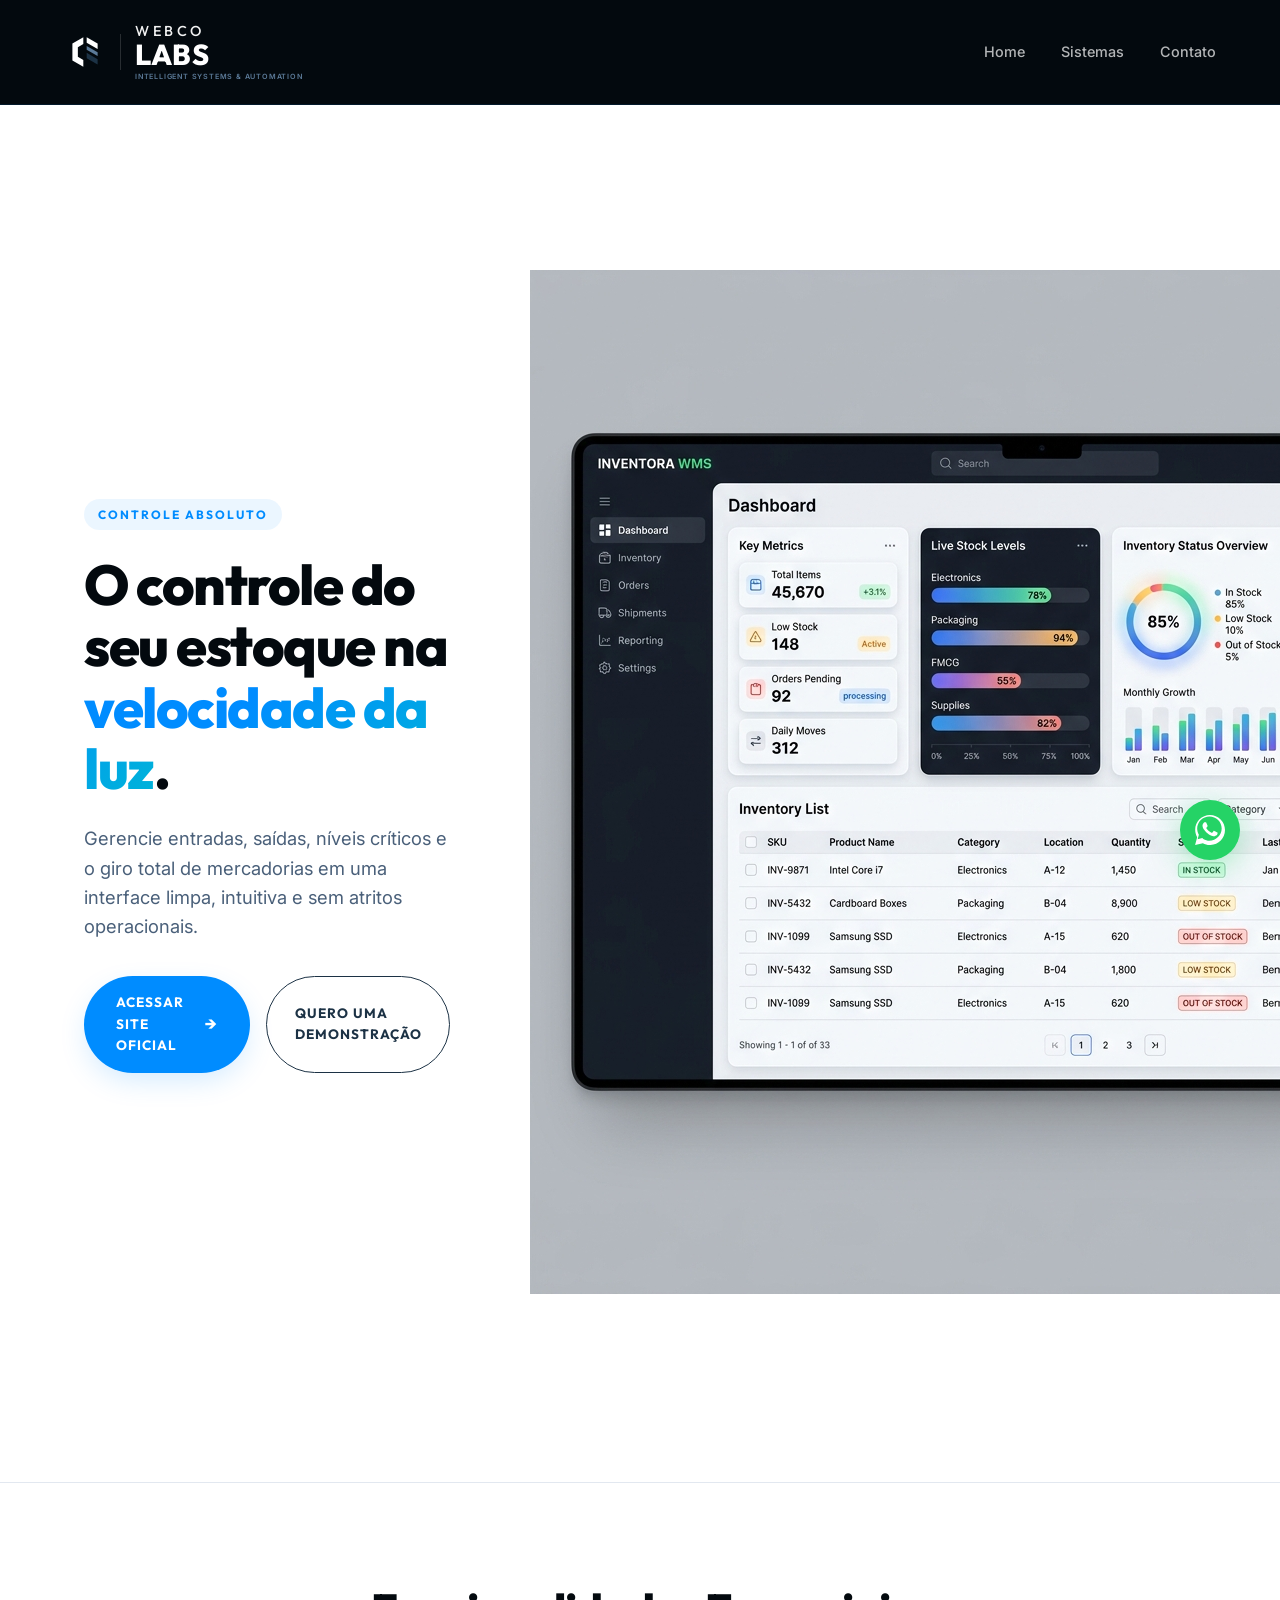
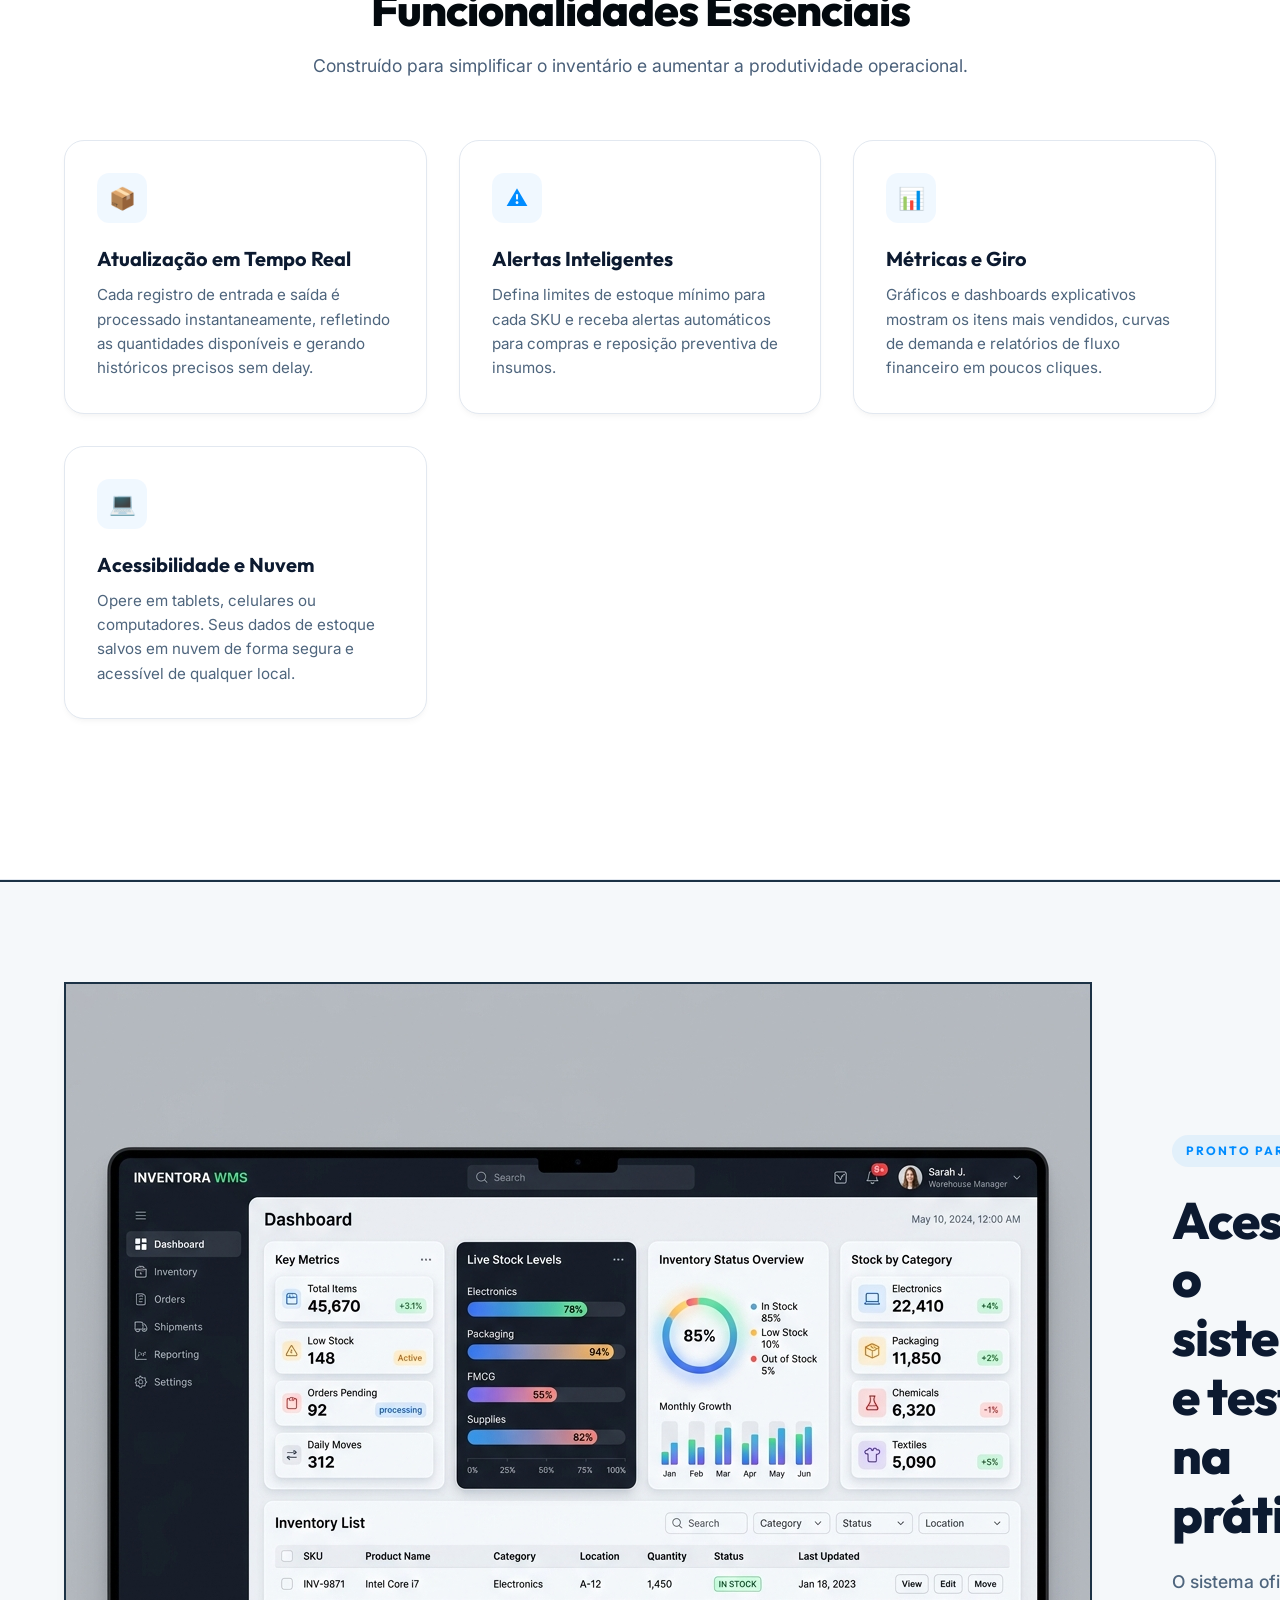
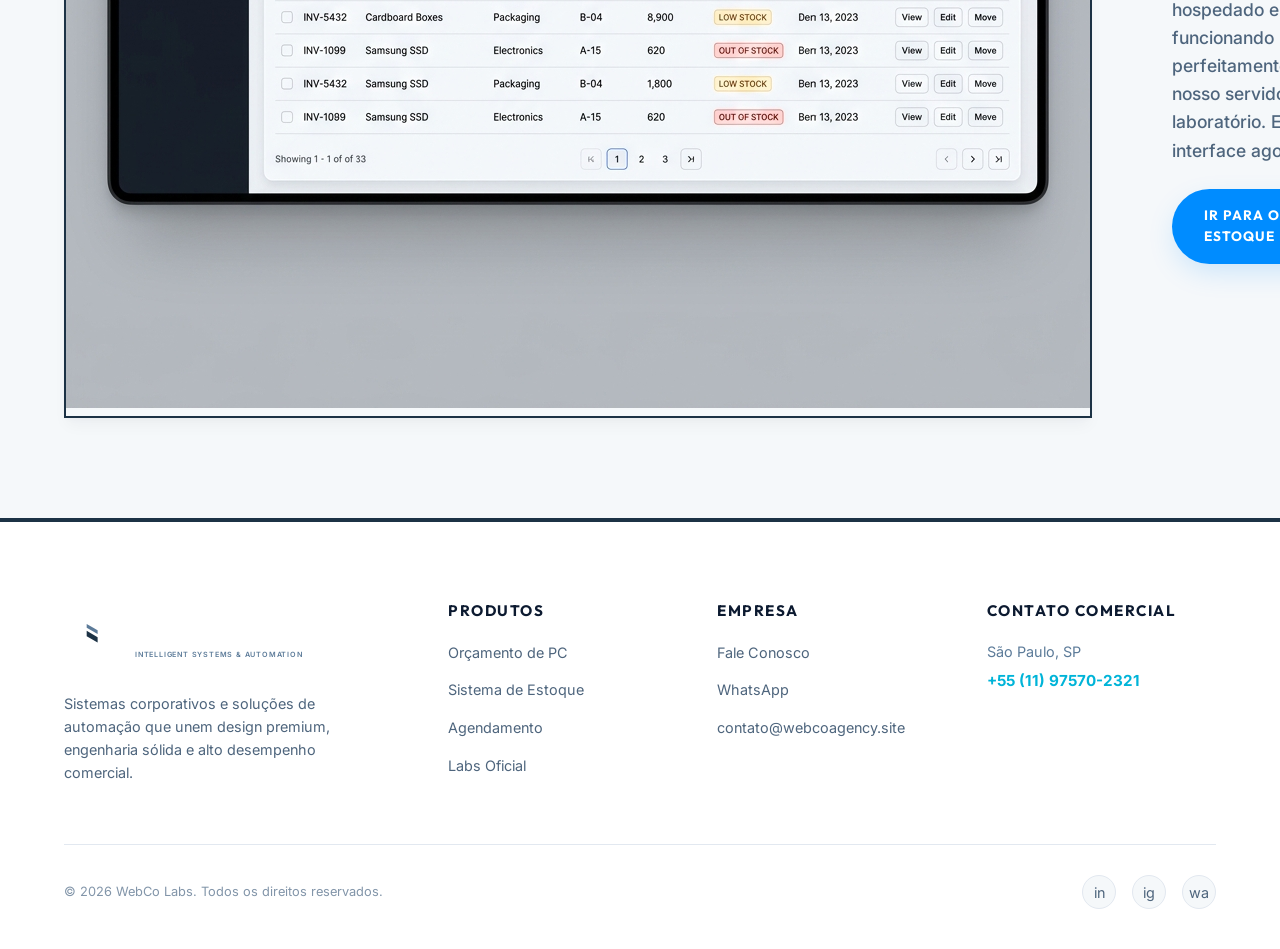
<file: sistema-estoque.html>
<!DOCTYPE html>
<html lang="pt-BR">
<head>
  <meta charset="UTF-8">
  <meta name="viewport" content="width=device-width, initial-scale=1.0">
  <title>Sistema de Estoque | WebCo Labs</title>
  <meta name="description" content="Conheça o Sistema de Estoque da WebCo Labs. Controle em tempo real, relatórios de movimentação e alertas de estoque mínimo para sua empresa.">
  
  <!-- CSS Stylesheets -->
  <link rel="stylesheet" href="css/variables.css">
  <link rel="stylesheet" href="css/styles.css">
</head>
<body class="product-page">

  <!-- Header / Navigation -->
  <header class="header" id="header">
    <a href="index.html" class="logo-wrapper" id="logoLink">
      <svg class="logo-svg" viewBox="0 0 100 100" fill="none" xmlns="http://www.w3.org/2000/svg">
        <path d="M46 15L20 30V70L46 85V69L33 61.5V38.5L46 31V15Z" fill="currentColor" class="logo-white"/>
        <path d="M54 15L80 30V43L54 28V15Z" fill="currentColor" class="logo-white"/>
        <path d="M54 35.5L80 50.5V59.5L54 44.5V35.5Z" fill="#5C7B99" class="logo-slate"/>
        <path d="M54 52L80 67V80L54 65V52Z" fill="#1C3245" class="logo-dark-slate"/>
      </svg>
      <div class="logo-line"></div>
      <div class="logo-text-block">
        <div class="logo-brand">WEBCO</div>
        <div class="logo-subbrand">LABS</div>
        <div class="logo-slogan">INTELLIGENT SYSTEMS &amp; AUTOMATION</div>
      </div>
    </a>
    
    <button class="hamburger" aria-label="Abrir Menu" id="hamburgerBtn">
      <span></span>
      <span></span>
      <span></span>
    </button>
    
    <ul class="nav-menu" id="navMenu">
      <li><a href="index.html#heroSection" class="nav-link">Home</a></li>
      <li><a href="index.html#sistemas" class="nav-link">Sistemas</a></li>
      <li><a href="contato.html" class="nav-link">Contato</a></li>
    </ul>
  </header>

  <!-- Product Hero Section (Clean Light Theme) -->
  <section class="product-hero product-hero-light" id="productHero">
    <div class="container section-padding">
      <div class="split-layout">
        <!-- Content -->
        <div class="content-col scroll-reveal reveal-visible">
          <span class="content-tag" style="background-color: rgba(0, 140, 255, 0.08); color: var(--color-blue-electric);">Controle Absoluto</span>
          <h1 style="font-size: 3.5rem; font-weight: 800; letter-spacing: -1.5px; line-height: 1.1; color: var(--color-deep-navy);">
            O controle do seu estoque na <span class="text-gradient-electric">velocidade da luz</span>.
          </h1>
          <p style="font-size: 1.15rem; color: var(--color-gray-text); line-height: 1.6;">
            Gerencie entradas, saídas, níveis críticos e o giro total de mercadorias em uma interface limpa, intuitiva e sem atritos operacionais.
          </p>
          <div class="hero-actions" style="margin-top: 10px;">
            <a href="https://labs.webcoagency.site/estoque" target="_blank" class="btn-pill btn-pill-blue">
              ACESSAR SITE OFICIAL <span class="arrow">→</span>
            </a>
            <a href="contato.html" class="btn-pill btn-pill-outline-navy">
              Quero uma Demonstração
            </a>
          </div>
        </div>
        
        <!-- Graphic Mockup -->
        <div class="mockup-container scroll-reveal" style="padding: 0;">
          <div class="main-mockup-wrapper" style="width: 100%; border-color: rgba(0, 37, 62, 0.06);">
            <img src="assets/inventory_mockup.png" alt="Painel do Sistema de Estoque">
          </div>
        </div>
      </div>
    </div>
  </section>

  <!-- Features Grid Section -->
  <section class="section-padding" style="background-color: var(--color-gray-bg); border-bottom: 1px solid var(--color-gray-light);">
    <div class="container">
      <div style="text-align: center; max-width: 700px; margin: 0 auto 60px auto; display: flex; flex-direction: column; gap: 16px;" class="scroll-reveal">
        <h2 style="font-size: 2.8rem; font-weight: 800; letter-spacing: -1px; color: var(--color-deep-navy);">Funcionalidades Essenciais</h2>
        <p style="color: var(--color-gray-text); font-size: 1.1rem;">
          Construído para simplificar o inventário e aumentar a produtividade operacional.
        </p>
      </div>

      <div class="product-grid-features">
        <!-- Feature 1 -->
        <div class="feature-card scroll-reveal">
          <div class="feature-card-icon navy-bg">📦</div>
          <h3>Atualização em Tempo Real</h3>
          <p>
            Cada registro de entrada e saída é processado instantaneamente, refletindo as quantidades disponíveis e gerando históricos precisos sem delay.
          </p>
        </div>

        <!-- Feature 2 -->
        <div class="feature-card scroll-reveal" style="transition-delay: 0.1s;">
          <div class="feature-card-icon navy-bg">⚠️</div>
          <h3>Alertas Inteligentes</h3>
          <p>
            Defina limites de estoque mínimo para cada SKU e receba alertas automáticos para compras e reposição preventiva de insumos.
          </p>
        </div>

        <!-- Feature 3 -->
        <div class="feature-card scroll-reveal" style="transition-delay: 0.2s;">
          <div class="feature-card-icon navy-bg">📊</div>
          <h3>Métricas e Giro</h3>
          <p>
            Gráficos e dashboards explicativos mostram os itens mais vendidos, curvas de demanda e relatórios de fluxo financeiro em poucos cliques.
          </p>
        </div>

        <!-- Feature 4 -->
        <div class="feature-card scroll-reveal" style="transition-delay: 0.3s;">
          <div class="feature-card-icon navy-bg">💻</div>
          <h3>Acessibilidade e Nuvem</h3>
          <p>
            Opere em tablets, celulares ou computadores. Seus dados de estoque salvos em nuvem de forma segura e acessível de qualquer local.
          </p>
        </div>
      </div>
    </div>
  </section>

  <!-- Split Visual Callout (Vibrante) -->
  <section class="section-padding" style="background-color: var(--color-section-bg-alt); color: var(--color-text-main); border-top: 2.5px solid var(--color-slate-dark); border-bottom: 2.5px solid var(--color-slate-dark);">
    <div class="container">
      <div class="split-layout">
        <!-- Mockup Display (Left on Desktop) -->
        <div class="mockup-container scroll-reveal" style="padding: 0;">
          <div class="main-mockup-wrapper" style="box-shadow: var(--shadow-md); border: 2px solid var(--color-slate-dark);">
            <img src="assets/inventory_mockup.png" alt="Sistema de Estoque Mockup">
          </div>
        </div>

        <!-- Text -->
        <div class="content-col scroll-reveal">
          <span class="content-tag" style="background-color: rgba(0, 140, 255, 0.08); color: var(--color-blue-electric);">Pronto para Uso</span>
          <h2 style="font-size: 3.2rem; font-weight: 800; letter-spacing: -1px; line-height: 1.15; color: var(--color-text-main);">
            Acesse o sistema e teste na prática.
          </h2>
          <p style="font-size: 1.1rem; font-weight: 500; color: var(--color-text-secondary);">
            O sistema oficial está hospedado e funcionando perfeitamente em nosso servidor de laboratório. Explore a interface agora.
          </p>
          <div>
            <a href="https://labs.webcoagency.site/estoque" target="_blank" class="btn-pill btn-pill-blue">
              IR PARA O ESTOQUE <span class="arrow">→</span>
            </a>
          </div>
        </div>
      </div>
    </div>
  </section>

  <!-- Footer -->
  <footer class="footer">
    <div class="container">
      <div class="footer-grid">
        <!-- Brand -->
        <div class="footer-col-brand">
          <a href="index.html" class="logo-wrapper">
            <svg class="logo-svg" viewBox="0 0 100 100" fill="none" xmlns="http://www.w3.org/2000/svg">
              <path d="M46 15L20 30V70L46 85V69L33 61.5V38.5L46 31V15Z" fill="currentColor" class="logo-white"/>
              <path d="M54 15L80 30V43L54 28V15Z" fill="currentColor" class="logo-white"/>
              <path d="M54 35.5L80 50.5V59.5L54 44.5V35.5Z" fill="#5C7B99" class="logo-slate"/>
              <path d="M54 52L80 67V80L54 65V52Z" fill="#1C3245" class="logo-dark-slate"/>
            </svg>
            <div class="logo-line"></div>
            <div class="logo-text-block">
              <div class="logo-brand">WEBCO</div>
              <div class="logo-subbrand">LABS</div>
              <div class="logo-slogan">INTELLIGENT SYSTEMS &amp; AUTOMATION</div>
            </div>
          </a>
          <p class="footer-desc" style="margin-top: 14px;">
            Sistemas corporativos e soluções de automação que unem design premium, engenharia sólida e alto desempenho comercial.
          </p>
        </div>
        
        <!-- Products Links -->
        <div>
          <h4 class="footer-title">Produtos</h4>
          <ul class="footer-links">
            <li><a href="pc-orcamento.html" class="footer-link">Orçamento de PC</a></li>
            <li><a href="sistema-estoque.html" class="footer-link">Sistema de Estoque</a></li>
            <li><a href="sistema-agendamento.html" class="footer-link">Agendamento</a></li>
            <li><a href="https://labs.webcoagency.site" target="_blank" class="footer-link">Labs Oficial</a></li>
          </ul>
        </div>
        
        <!-- Agency Links -->
        <div>
          <h4 class="footer-title">Empresa</h4>
          <ul class="footer-links">
            <li><a href="contato.html" class="footer-link">Fale Conosco</a></li>
            <li><a href="https://wa.me/5511975702321" target="_blank" class="footer-link">WhatsApp</a></li>
            <li><a href="mailto:contato@webcoagency.site" class="footer-link">contato@webcoagency.site</a></li>
          </ul>
        </div>
        
        <!-- Contact Quick info -->
        <div>
          <h4 class="footer-title">Contato Comercial</h4>
          <p style="font-size: 0.9rem; color: #5c7b99; margin-bottom: 6px;">São Paulo, SP</p>
          <p style="font-size: 0.95rem; color: var(--color-blue-neon); font-weight: 700;">+55 (11) 97570-2321</p>
        </div>
      </div>
      
      <!-- Footer Bottom -->
      <div class="footer-bottom">
        <p class="footer-copyright">
          &copy; 2026 WebCo Labs. Todos os direitos reservados.
        </p>
        <div class="footer-socials">
          <a href="#" aria-label="LinkedIn" class="social-icon">in</a>
          <a href="#" aria-label="Instagram" class="social-icon">ig</a>
          <a href="https://wa.me/5511975702321" target="_blank" aria-label="WhatsApp" class="social-icon">wa</a>
        </div>
      </div>
    </div>
  </footer>

  <!-- WhatsApp Floating Button -->
  <a href="https://wa.me/5511975702321" target="_blank" class="whatsapp-float" aria-label="Fale conosco pelo WhatsApp" id="whatsappFloatingBtn">
    <svg viewBox="0 0 24 24">
      <path d="M.057 24l1.687-6.163c-1.041-1.804-1.588-3.849-1.587-5.946C.06 5.348 5.397.01 12.008.01c3.202.001 6.212 1.246 8.477 3.514 2.266 2.268 3.507 5.28 3.505 8.484-.004 6.657-5.34 11.997-11.953 11.997-2.005-.001-3.973-.504-5.724-1.466L0 24zm6.59-4.846c1.6.95 3.188 1.449 4.825 1.451 5.436 0 9.86-4.37 9.863-9.73 0-2.597-1.011-5.04-2.846-6.877-1.836-1.836-4.279-2.847-6.88-2.847-5.445 0-9.87 4.373-9.873 9.734-.001 1.73.473 3.41 1.37 4.912l-.99 3.61 3.731-.963zm10.82-5.416c-.297-.149-1.758-.867-2.03-.967-.273-.099-.471-.148-.67.15-.197.297-.767.966-.94 1.164-.173.199-.347.223-.644.075-.297-.15-1.255-.463-2.39-1.475-.883-.788-1.48-1.761-1.653-2.059-.173-.297-.018-.458.13-.606.134-.133.298-.347.446-.52.149-.174.198-.298.298-.497.099-.198.05-.371-.025-.52-.075-.149-.669-1.612-.916-2.207-.242-.579-.487-.5-.669-.51-.173-.008-.371-.01-.57-.01-.198 0-.52.074-.792.372-.272.297-1.04 1.016-1.04 2.479 0 1.462 1.065 2.875 1.213 3.074.149.198 2.096 3.2 5.077 4.487.709.306 1.262.489 1.694.625.712.227 1.36.195 1.871.118.571-.085 1.758-.719 2.006-1.413.248-.694.248-1.289.173-1.413-.074-.124-.272-.198-.57-.347z"/>
    </svg>
  </a>

  <!-- JavaScript File -->
  <script src="js/main.js"></script>
</body>
</html>
</file>
<file: css/variables.css>
@import url('https://fonts.googleapis.com/css2?family=Inter:wght@300;400;500;600&family=Outfit:wght@400;500;600;700;800&display=swap');

:root {
  /* Color Palette - High-tech Light Corporate Theme with Dark Navigation */
  --color-blue-electric: #008cff;
  --color-blue-hover: #0073d6;
  --color-blue-neon: #00b4d8;
  
  /* Brand Slates */
  --color-slate-blue: #5c7b99;
  --color-slate-dark: #1c3245;
  
  /* Text and Backgrounds - Light First */
  --color-body-bg: #ffffff;
  --color-section-bg-alt: #f5f8fa;
  --color-card-bg-light: #ffffff;
  
  --color-text-main: #0c1a30;         /* Deep Corporate Navy */
  --color-text-secondary: #4e657d;    /* Faded Slate Grey */
  --color-text-muted: #8295a9;
  
  /* Header and Footer - Dark Anchors */
  --color-header-bg: #03090e;
  --color-footer-bg: #02060a;
  
  --color-deep-navy: #03090e;         /* Retained for backward utility */
  --color-navy-dark: #02060a;
  --color-black: #010305;
  --color-white: #ffffff;
  
  --color-gray-light: #e2e8f0;
  --color-gray-text: #4a607a;
  --color-success: #00c853;
  --color-error: #d50000;
  --color-whatsapp: #25d366;
  
  /* Fonts */
  --font-headings: 'Outfit', sans-serif;
  --font-body: 'Inter', sans-serif;
  
  /* Borders and Glassmorphism */
  --border-radius-pill: 9999px;
  --border-radius-card: 20px;
  --border-radius-button: 9999px;
  --border-radius-input: 12px;
  
  --border-glass-light: 1px solid rgba(255, 255, 255, 0.08);
  --border-glass-dark: 1px solid rgba(0, 140, 255, 0.12);
  --bg-glass-light: rgba(255, 255, 255, 0.03);
  --bg-glass-dark: rgba(0, 140, 255, 0.01);
  
  /* Shadows */
  --shadow-sm: 0 4px 6px -1px rgba(0, 20, 40, 0.03), 0 2px 4px -1px rgba(0, 20, 40, 0.02);
  --shadow-md: 0 10px 15px -3px rgba(0, 20, 40, 0.04), 0 4px 6px -2px rgba(0, 20, 40, 0.02);
  --shadow-lg: 0 20px 25px -5px rgba(0, 20, 40, 0.06), 0 10px 10px -5px rgba(0, 20, 40, 0.02);
  --shadow-floating: 0 30px 60px -15px rgba(0, 12, 24, 0.15);
  --shadow-blue-glow: 0 10px 30px -5px rgba(0, 140, 255, 0.2);
  --shadow-cyan-glow: 0 0 25px rgba(0, 180, 216, 0.15);
  
  /* Transitions */
  --transition-fast: 0.2s cubic-bezier(0.4, 0, 0.2, 1);
  --transition-smooth: 0.4s cubic-bezier(0.16, 1, 0.3, 1);
  --transition-bounce: 0.5s cubic-bezier(0.175, 0.885, 0.32, 1.275);
}
</file>
<file: css/styles.css>
/* ==========================================================================
   CSS Reset & Base Styles
   ========================================================================== */
*, *::before, *::after {
  box-sizing: border-box;
  margin: 0;
  padding: 0;
}

html {
  scroll-behavior: smooth;
  font-size: 16px;
  -webkit-font-smoothing: antialiased;
  -moz-osx-font-smoothing: grayscale;
}

body {
  font-family: var(--font-body);
  background-color: var(--color-body-bg);
  color: var(--color-text-main);
  line-height: 1.6;
  overflow-x: hidden;
}

/* ==========================================================================
   Typography & Utilities
   ========================================================================== */
h1, h2, h3, h4, h5, h6 {
  font-family: var(--font-headings);
  font-weight: 700;
  line-height: 1.2;
}

a {
  text-decoration: none;
  color: inherit;
  transition: var(--transition-fast);
}

.text-gradient-blue {
  background: linear-gradient(135deg, var(--color-text-main) 30%, var(--color-blue-electric) 100%);
  -webkit-background-clip: text;
  -webkit-text-fill-color: transparent;
}

.text-gradient-electric {
  background: linear-gradient(135deg, var(--color-blue-electric) 40%, var(--color-blue-neon) 100%);
  -webkit-background-clip: text;
  -webkit-text-fill-color: transparent;
}

.section-padding {
  padding: 100px 5%;
}

@media (max-width: 768px) {
  .section-padding {
    padding: 60px 5%;
  }
}

/* ==========================================================================
   Logo Wrapper & Styles (Always Dark Styling Compatible)
   ========================================================================== */
.logo-wrapper {
  display: flex;
  align-items: center;
  gap: 14px;
  color: var(--color-white);
  user-select: none;
}

.logo-svg {
  width: 42px;
  height: 42px;
  flex-shrink: 0;
}

.logo-white {
  fill: var(--color-white);
  transition: var(--transition-fast);
}

.logo-slate {
  fill: var(--color-slate-blue);
}

.logo-dark-slate {
  fill: var(--color-slate-dark);
}

.logo-line {
  width: 1px;
  height: 36px;
  background-color: rgba(255, 255, 255, 0.15);
}

.logo-text-block {
  display: flex;
  flex-direction: column;
  line-height: 1;
}

.logo-brand {
  font-family: var(--font-headings);
  font-size: 0.9rem;
  font-weight: 500;
  letter-spacing: 3.5px;
  color: rgba(255, 255, 255, 0.95);
  margin-bottom: 2px;
}

.logo-subbrand {
  font-family: var(--font-headings);
  font-size: 1.8rem;
  font-weight: 800;
  letter-spacing: 0.5px;
  color: var(--color-white);
}

.logo-slogan {
  font-family: var(--font-body);
  font-size: 0.45rem;
  font-weight: 600;
  letter-spacing: 0.8px;
  color: var(--color-slate-blue);
  margin-top: 4px;
}

/* ==========================================================================
   Header / Navigation (Always Dark Navigation Bar as requested)
   ========================================================================== */
.header {
  position: fixed;
  top: 0;
  left: 0;
  width: 100%;
  padding: 24px 5%;
  display: flex;
  justify-content: space-between;
  align-items: center;
  z-index: 1000;
  background-color: var(--color-header-bg);
  border-bottom: 1px solid rgba(0, 140, 255, 0.12);
  transition: var(--transition-smooth);
}

.header.sticky {
  background-color: rgba(3, 9, 14, 0.95);
  backdrop-filter: blur(15px);
  -webkit-backdrop-filter: blur(15px);
  padding: 16px 5%;
  border-bottom: 1px solid rgba(0, 140, 255, 0.2);
}

.nav-menu {
  display: flex;
  align-items: center;
  gap: 36px;
  list-style: none;
}

.nav-link {
  font-size: 0.9rem;
  font-weight: 500;
  position: relative;
  padding: 8px 0;
  color: rgba(255, 255, 255, 0.7);
}

.nav-link:hover,
.nav-link.active {
  color: var(--color-white);
}

.nav-link::after {
  content: '';
  position: absolute;
  bottom: 0;
  left: 0;
  width: 0;
  height: 2px;
  background-color: var(--color-blue-electric);
  transition: var(--transition-smooth);
}

.nav-link:hover::after,
.nav-link.active::after {
  width: 100%;
}

.hamburger {
  display: none;
  cursor: pointer;
  background: none;
  border: none;
  flex-direction: column;
  gap: 6px;
  z-index: 1001;
}

.hamburger span {
  display: block;
  width: 24px;
  height: 2px;
  background-color: var(--color-white);
  transition: var(--transition-fast);
}

@media (max-width: 992px) {
  .hamburger {
    display: flex;
  }
  
  .nav-menu {
    position: fixed;
    top: 0;
    right: -100%;
    width: 280px;
    height: 100vh;
    background-color: var(--color-navy-dark);
    flex-direction: column;
    justify-content: center;
    gap: 40px;
    padding: 40px;
    box-shadow: -10px 0 30px rgba(0,0,0,0.5);
    transition: var(--transition-smooth);
    z-index: 1000;
  }
  
  .nav-menu.active {
    right: 0;
  }
}

/* ==========================================================================
   Buttons (Pill & Capsular Style)
   ========================================================================== */
.btn-pill {
  display: inline-flex;
  align-items: center;
  justify-content: center;
  gap: 12px;
  padding: 16px 32px;
  font-family: var(--font-headings);
  font-size: 0.85rem;
  font-weight: 700;
  letter-spacing: 1px;
  text-transform: uppercase;
  border-radius: var(--border-radius-pill);
  border: none;
  cursor: pointer;
  transition: var(--transition-bounce);
  position: relative;
  overflow: hidden;
}

.btn-pill-blue {
  background-color: var(--color-blue-electric);
  color: var(--color-white);
  box-shadow: var(--shadow-blue-glow);
}

.btn-pill-blue:hover {
  transform: translateY(-2px) scale(1.02);
  background-color: var(--color-blue-hover);
  box-shadow: 0 15px 35px -5px rgba(0, 140, 255, 0.4);
}

.btn-pill-navy {
  background-color: var(--color-deep-navy);
  color: var(--color-white);
  border: 1px solid rgba(255, 255, 255, 0.08);
}

.btn-pill-navy:hover {
  transform: translateY(-2px) scale(1.02);
  background-color: var(--color-navy-dark);
  box-shadow: var(--shadow-lg);
}

.btn-pill-white {
  background-color: var(--color-white);
  color: var(--color-deep-navy);
  border: 1px solid var(--color-gray-light);
}

.btn-pill-white:hover {
  transform: translateY(-2px) scale(1.02);
  box-shadow: var(--shadow-md);
}

.btn-pill-outline {
  background: transparent;
  border: 1.5px solid rgba(255, 255, 255, 0.25);
  color: var(--color-white);
}

.btn-pill-outline:hover {
  background-color: var(--color-white);
  color: var(--color-deep-navy);
  transform: translateY(-2px) scale(1.02);
}

.btn-pill-outline-navy {
  background: transparent;
  border: 1.5px solid var(--color-slate-dark);
  color: var(--color-slate-dark);
}

.btn-pill-outline-navy:hover {
  background-color: var(--color-slate-dark);
  color: var(--color-white);
  transform: translateY(-2px) scale(1.02);
}

.btn-pill-outline-blue {
  background: transparent;
  border: 1.5px solid var(--color-blue-electric);
  color: var(--color-blue-electric);
}

.btn-pill-outline-blue:hover {
  background-color: var(--color-blue-electric);
  color: var(--color-white);
  transform: translateY(-2px) scale(1.02);
  box-shadow: var(--shadow-blue-glow);
}

/* Arrow Hover Interaction */
.btn-pill .arrow {
  font-size: 1.1rem;
  transition: var(--transition-bounce);
  display: inline-block;
}

.btn-pill:hover .arrow {
  transform: translateX(5px);
}

/* ==========================================================================
   Split Grid Layouts
   ========================================================================== */
.container {
  max-width: 1240px;
  margin: 0 auto;
  width: 100%;
}

.split-layout {
  display: grid;
  grid-template-columns: 1.1fr 0.9fr;
  gap: 80px;
  align-items: center;
}

@media (max-width: 992px) {
  .split-layout {
    grid-template-columns: 1fr;
    gap: 50px;
    text-align: center;
  }
  
  .btn-pill {
    margin: 0 auto;
  }
}

.content-col {
  display: flex;
  flex-direction: column;
  gap: 24px;
}

.content-tag {
  align-self: flex-start;
  font-family: var(--font-headings);
  font-size: 0.75rem;
  font-weight: 700;
  text-transform: uppercase;
  letter-spacing: 2px;
  padding: 6px 14px;
  border-radius: var(--border-radius-pill);
}

@media (max-width: 992px) {
  .content-tag {
    align-self: center;
  }
}

/* ==========================================================================
   Hero Section (Página Inicial - Light First)
   ========================================================================== */
.hero {
  background-color: var(--color-white);
  color: var(--color-text-main);
  min-height: 90vh;
  display: flex;
  align-items: center;
  position: relative;
  overflow: hidden;
  padding-top: 130px;
}

/* Abstract Background Glows */
.hero::before {
  content: '';
  position: absolute;
  top: -15%;
  right: -10%;
  width: 60%;
  height: 60%;
  background: radial-gradient(circle, rgba(0, 140, 255, 0.05) 0%, transparent 60%);
  z-index: 1;
}

.hero-title {
  font-size: 3.8rem;
  font-weight: 800;
  letter-spacing: -1.5px;
  line-height: 1.1;
  color: var(--color-text-main);
}

@media (max-width: 768px) {
  .hero-title {
    font-size: 2.6rem;
  }
}

.hero-desc {
  font-size: 1.15rem;
  color: var(--color-text-secondary);
  max-width: 580px;
  line-height: 1.6;
}

@media (max-width: 992px) {
  .hero-desc {
    margin: 0 auto;
  }
}

.hero-actions {
  display: flex;
  gap: 16px;
  margin-top: 12px;
}

/* Hero Graphic metrics panel (Contrast Dark Panel) */
.hero-graphic {
  position: relative;
  display: flex;
  justify-content: center;
  align-items: center;
}

.hero-glow-sphere {
  width: 400px;
  height: 400px;
  border-radius: 50%;
  background: linear-gradient(135deg, var(--color-blue-electric) 0%, var(--color-blue-neon) 100%);
  filter: blur(100px);
  opacity: 0.12;
  position: absolute;
  animation: float 10s ease-in-out infinite alternate;
}

.hero-metrics-panel {
  background: var(--color-white);
  border: 2px solid var(--color-slate-dark);
  border-radius: var(--border-radius-card);
  padding: 40px;
  max-width: 440px;
  width: 100%;
  box-shadow: var(--shadow-md);
  position: relative;
  z-index: 2;
  color: var(--color-text-main);
  border-left: 5px solid var(--color-blue-electric);
  transition: var(--transition-smooth);
}

.hero-metrics-panel:hover {
  transform: translateY(-5px);
  box-shadow: var(--shadow-lg);
}

.metrics-header {
  border-bottom: 1px solid var(--color-gray-light);
  padding-bottom: 18px;
  margin-bottom: 24px;
}

.metrics-header h3 {
  font-size: 1.15rem;
  font-weight: 700;
  color: var(--color-text-main);
}

.metrics-header p {
  font-size: 0.8rem;
  color: var(--color-text-secondary);
  margin-top: 4px;
}

.metrics-list {
  display: flex;
  flex-direction: column;
  gap: 20px;
}

.metric-item {
  display: flex;
  justify-content: space-between;
  align-items: center;
}

.metric-label {
  font-size: 0.85rem;
  color: var(--color-text-secondary);
}

.metric-value-box {
  display: flex;
  align-items: center;
  gap: 8px;
}

.metric-value {
  font-family: var(--font-headings);
  font-size: 1.5rem;
  font-weight: 800;
  color: var(--color-text-main);
}

.metric-value.highlighted {
  color: var(--color-blue-electric);
}

.metric-indicator {
  padding: 2px 8px;
  background-color: rgba(0, 200, 83, 0.08);
  color: #009624;
  border-radius: 4px;
  font-size: 0.75rem;
  font-weight: 700;
}

/* ==========================================================================
   Social Proof Logos Section (Light First)
   ========================================================================== */
.logos-section {
  background-color: var(--color-section-bg-alt);
  padding: 60px 5%;
  text-align: center;
  border-bottom: 1px solid var(--color-gray-light);
}

.logos-title {
  font-family: var(--font-headings);
  font-size: 1.8rem;
  font-weight: 700;
  color: var(--color-text-secondary);
  margin-bottom: 32px;
  line-height: 1.3;
  letter-spacing: -0.5px;
}

.logos-title .highlight {
  color: var(--color-text-main);
  background-color: rgba(0, 0, 0, 0.03);
  padding: 2px 12px;
  border-radius: 6px;
  display: inline-block;
}

.logos-grid {
  display: flex;
  justify-content: center;
  align-items: center;
  gap: 40px 60px;
  flex-wrap: wrap;
}

.logo-item {
  display: flex;
  align-items: center;
  gap: 8px;
  font-family: var(--font-headings);
  font-size: 1.2rem;
  font-weight: 700;
  color: var(--color-text-muted);
  user-select: none;
  transition: var(--transition-fast);
}

.logo-item:hover {
  color: var(--color-text-main);
  transform: translateY(-1px);
}

.logo-item svg {
  fill: currentColor;
  width: 22px;
  height: 22px;
}

/* ==========================================================================
   Solutions Grid Section (Tecnologia Aplicada - Light First)
   ========================================================================== */
.section-solutions {
  background-color: var(--color-white);
  color: var(--color-text-main);
}

.solutions-header-row {
  display: flex;
  justify-content: space-between;
  align-items: flex-end;
  margin-bottom: 60px;
  gap: 40px;
}

@media (max-width: 768px) {
  .solutions-header-row {
    flex-direction: column;
    align-items: flex-start;
    gap: 20px;
    margin-bottom: 40px;
  }
}

.solutions-header-left h2 {
  font-size: 2.8rem;
  font-weight: 800;
  letter-spacing: -1px;
}

.solutions-header-left p {
  color: var(--color-text-secondary);
  font-size: 1.1rem;
  margin-top: 12px;
  max-width: 580px;
}

.solutions-grid {
  display: grid;
  grid-template-columns: repeat(auto-fit, minmax(260px, 1fr));
  gap: 24px;
}

.solution-card {
  background: var(--color-section-bg-alt);
  border: 1px solid var(--color-gray-light);
  border-radius: var(--border-radius-card);
  padding: 40px 32px;
  display: flex;
  flex-direction: column;
  justify-content: space-between;
  min-height: 320px;
  transition: var(--transition-smooth);
}

.solution-card:hover {
  transform: translateY(-6px);
  background-color: var(--color-white);
  border-color: rgba(0, 140, 255, 0.2);
  box-shadow: var(--shadow-lg);
}

.solution-card-top {
  display: flex;
  flex-direction: column;
  gap: 20px;
}

.solution-card-icon {
  width: 50px;
  height: 50px;
  border-radius: 12px;
  background-color: rgba(0, 140, 255, 0.08);
  display: flex;
  align-items: center;
  justify-content: center;
  color: var(--color-blue-electric);
}

.solution-card-icon svg {
  width: 24px;
  height: 24px;
  fill: currentColor;
}

.solution-card h3 {
  font-size: 1.25rem;
  font-weight: 700;
  letter-spacing: -0.3px;
}

.solution-card p {
  font-size: 0.95rem;
  color: var(--color-text-secondary);
  line-height: 1.5;
}

.solution-card-arrow {
  align-self: flex-start;
  font-size: 1.1rem;
  font-weight: 700;
  color: #a0b4cc;
  transition: var(--transition-fast);
}

.solution-card:hover .solution-card-arrow {
  color: var(--color-blue-electric);
  transform: translateX(4px);
}

/* ==========================================================================
   Systems 3-Box Grid Section (Light First)
   ========================================================================== */
.systems-section {
  background-color: var(--color-white);
  padding: 100px 5%;
  border-top: 2px solid var(--color-slate-dark);
}

.section-showcase-title {
  text-align: center;
  max-width: 700px;
  margin: 0 auto 60px auto;
}

.section-showcase-title h2 {
  font-size: 3rem;
  font-weight: 800;
  letter-spacing: -1px;
  color: var(--color-text-main);
}

.section-showcase-title p {
  color: var(--color-text-secondary);
  font-size: 1.1rem;
  margin-top: 12px;
}

.systems-section .content-tag {
  background-color: rgba(0, 140, 255, 0.08);
  color: var(--color-blue-electric);
  align-self: center;
}

/* Stacked split containers for live apps */
.systems-stack {
  display: flex;
  flex-direction: column;
  gap: 80px;
  margin-top: 60px;
}

.system-container-item {
  border: 2.5px solid #03192e;
  border-radius: 32px;
  padding: 60px;
  box-shadow: var(--shadow-sm);
  transition: var(--transition-smooth);
}

.system-container-item:hover {
  transform: translateY(-4px);
  box-shadow: var(--shadow-md);
}

/* Custom Container Themes - Kamino Premium Vibe */
.system-container-item.theme-lime {
  background-color: #e5ff80;
  color: #03192e;
}

.system-container-item.theme-blue {
  background-color: #d5edff;
  color: #03192e;
}

.system-container-item.theme-lavender {
  background-color: #eae5ff;
  color: #03192e;
}

.system-container-item.theme-lime .system-info-title,
.system-container-item.theme-blue .system-info-title,
.system-container-item.theme-lavender .system-info-title {
  color: #03192e;
}

.system-container-item.theme-lime .system-info-desc,
.system-container-item.theme-blue .system-info-desc,
.system-container-item.theme-lavender .system-info-desc {
  color: rgba(3, 25, 46, 0.85);
}

.system-container-item.theme-lime .btn-pill,
.system-container-item.theme-blue .btn-pill,
.system-container-item.theme-lavender .btn-pill {
  background-color: #03192e;
  color: #ffffff;
  border: 2.5px solid #03192e;
  box-shadow: 0 10px 30px rgba(3, 25, 46, 0.15);
}

.system-container-item.theme-lime .btn-pill:hover,
.system-container-item.theme-blue .btn-pill:hover,
.system-container-item.theme-lavender .btn-pill:hover {
  background-color: #0c2b48;
  border-color: #0c2b48;
  transform: translateY(-2px) scale(1.02);
}

.system-split-row {
  display: grid;
  grid-template-columns: 1.1fr 1.3fr;
  gap: 80px;
  align-items: center;
}

.system-split-row.reverse {
  grid-template-columns: 1.3fr 1.1fr;
}

@media (max-width: 992px) {
  .system-container-item {
    padding: 40px 24px;
  }
  .system-split-row,
  .system-split-row.reverse {
    grid-template-columns: 1fr;
    gap: 40px;
  }
  .system-split-row.reverse .system-info-col {
    order: 1;
  }
  .system-split-row.reverse .system-browser-col {
    order: 2;
  }
}

.system-info-col {
  display: flex;
  flex-direction: column;
  gap: 24px;
}

.system-info-header {
  display: flex;
  align-items: center;
  gap: 16px;
}

.system-info-icon {
  font-size: 2.2rem;
  line-height: 1;
}

.system-info-title {
  font-family: var(--font-headings);
  font-size: 2.4rem;
  font-weight: 800;
  letter-spacing: -0.5px;
}

.system-info-desc {
  font-size: 1.1rem;
  line-height: 1.6;
}

.system-features-list {
  list-style: none;
  display: flex;
  flex-direction: column;
  gap: 14px;
}

.system-feature-item {
  display: flex;
  align-items: center;
  gap: 12px;
  font-size: 0.95rem;
}

.system-feature-item svg {
  width: 18px;
  height: 18px;
  color: #03192e;
  flex-shrink: 0;
  fill: currentColor;
}

.system-actions-row {
  display: flex;
  gap: 16px;
  margin-top: 10px;
}

/* Mock Browser Styles */
.browser-container {
  width: 100%;
  background: var(--color-white);
  border: 2.5px solid #03192e;
  border-radius: 16px;
  overflow: hidden;
  box-shadow: var(--shadow-md);
  transition: var(--transition-smooth);
}

.browser-header {
  background: var(--color-header-bg);
  padding: 12px 20px;
  display: flex;
  align-items: center;
  gap: 16px;
  border-bottom: 2.5px solid #03192e;
}

.browser-dots {
  display: flex;
  gap: 6px;
}

.browser-dot {
  width: 10px;
  height: 10px;
  border-radius: 50%;
}

.browser-dot.red { background-color: #ff5f56; }
.browser-dot.yellow { background-color: #ffbd2e; }
.browser-dot.green { background-color: #27c93f; }

.browser-address {
  flex-grow: 1;
  background: rgba(255, 255, 255, 0.08);
  border-radius: 6px;
  padding: 5px 12px;
  font-size: 0.75rem;
  color: rgba(255, 255, 255, 0.65);
  font-family: monospace;
  text-align: center;
  border: 1px solid rgba(255, 255, 255, 0.05);
  letter-spacing: 0.5px;
  user-select: none;
}

.browser-viewport {
  height: 380px; /* Great height for image mockups */
  background-color: #ffffff;
  position: relative;
  overflow: hidden;
}

.browser-viewport img {
  width: 100%;
  height: 100%;
  object-fit: cover;
  display: block;
}

/* Floating Graphic & Overlapping Widget Styles */
.graphic-wrapper {
  position: relative;
  width: 100%;
  display: flex;
  justify-content: center;
  align-items: center;
}

/* Premium Floating Overlapping Cards */
.floating-square-badge {
  position: absolute;
  top: 10%;
  left: -40px;
  width: 56px;
  height: 56px;
  background-color: #03192e;
  border: 2px solid #03192e;
  border-radius: 14px;
  display: flex;
  align-items: center;
  justify-content: center;
  font-size: 1.6rem;
  box-shadow: var(--shadow-md);
  z-index: 12;
  animation: float 6s ease-in-out infinite alternate;
}

.floating-panel-card {
  position: absolute;
  background: var(--color-white);
  border: 2px solid #03192e;
  border-radius: 14px;
  padding: 12px 18px;
  width: 250px;
  box-shadow: var(--shadow-md);
  z-index: 10;
  display: flex;
  flex-direction: column;
  gap: 8px;
  transition: var(--transition-bounce);
}

.floating-panel-card:hover {
  transform: scale(1.04) translateY(-3px);
  box-shadow: var(--shadow-lg), 0 10px 25px rgba(3, 25, 46, 0.12);
  z-index: 15;
}

.floating-panel-card.pos-1 {
  top: 22%;
  left: -25px;
  animation: float 8s ease-in-out infinite alternate;
}

.floating-panel-card.pos-2 {
  top: 48%;
  left: -35px;
  animation: float 7s ease-in-out infinite alternate 1s;
}

.floating-panel-card.pos-3 {
  top: 74%;
  left: -20px;
  animation: float 9s ease-in-out infinite alternate 0.5s;
}

.floating-action-button {
  position: absolute;
  bottom: 12%;
  right: -25px;
  background-color: #03192e;
  color: #ffffff;
  border: 2px solid #03192e;
  padding: 12px 24px;
  border-radius: 12px;
  font-family: var(--font-headings);
  font-size: 0.85rem;
  font-weight: 700;
  display: flex;
  align-items: center;
  gap: 10px;
  box-shadow: var(--shadow-md);
  z-index: 11;
  animation: float 6s ease-in-out infinite alternate-reverse;
  cursor: pointer;
  transition: var(--transition-bounce);
}

.floating-action-button:hover {
  transform: scale(1.05) translateY(-2px);
  background-color: #0c2b48;
}

/* Cursor pointer style */
.floating-cursor {
  position: absolute;
  width: 24px;
  height: 24px;
  bottom: -15px;
  right: -15px;
  pointer-events: none;
  z-index: 13;
  filter: drop-shadow(0 2px 4px rgba(0,0,0,0.15));
}

/* Floating Card internal components */
.panel-status {
  font-family: var(--font-headings);
  font-size: 0.7rem;
  font-weight: 700;
  text-transform: uppercase;
  letter-spacing: 0.5px;
  padding: 4px 8px;
  border-radius: 6px;
  align-self: flex-start;
  border: 1px solid currentColor;
}

.panel-status.orange {
  background-color: #fff3e6;
  color: #d97706;
}

.panel-status.green {
  background-color: #ecfdf5;
  color: #059669;
}

.panel-status.red {
  background-color: #fef2f2;
  color: #dc2626;
}

.panel-status.blue {
  background-color: #eff6ff;
  color: #2563eb;
}

.panel-row {
  display: flex;
  justify-content: space-between;
  align-items: center;
  gap: 12px;
}

.panel-text {
  font-size: 0.78rem;
  color: #4e657d;
  line-height: 1.3;
}

.panel-title-bold {
  font-weight: 700;
  color: #03192e;
}

.panel-actions {
  display: flex;
  gap: 6px;
  flex-shrink: 0;
}

.panel-btn {
  width: 22px;
  height: 22px;
  border-radius: 4px;
  display: flex;
  align-items: center;
  justify-content: center;
  font-size: 0.7rem;
  font-weight: 700;
  border: 1.5px solid #e2e8f0;
  background-color: #ffffff;
  color: #64748b;
  cursor: pointer;
  transition: var(--transition-fast);
}

.panel-btn.btn-check {
  background-color: #ecfdf5;
  color: #059669;
  border-color: #a7f3d0;
}

.panel-btn.btn-check:hover {
  background-color: #d1fae5;
}

.panel-btn.btn-cross {
  background-color: #fef2f2;
  color: #dc2626;
  border-color: #fecaca;
}

.panel-btn.btn-cross:hover {
  background-color: #fee2e2;
}

.panel-btn.btn-info {
  background-color: #eff6ff;
  color: #2563eb;
  border-color: #bfdbfe;
}

.panel-btn.btn-info:hover {
  background-color: #dbeafe;
}

/* Responsiveness: hide floating elements on tablets/phones to avoid layout break */
@media (max-width: 1200px) {
  .floating-square-badge {
    left: -20px;
    width: 48px;
    height: 48px;
  }
  .floating-panel-card {
    width: 200px;
    padding: 8px 12px;
  }
  .floating-panel-card.pos-1 { left: -15px; }
  .floating-panel-card.pos-2 { left: -25px; }
  .floating-panel-card.pos-3 { left: -10px; }
}

@media (max-width: 992px) {
  .floating-square-badge,
  .floating-panel-card,
  .floating-action-button,
  .floating-cursor {
    display: none !important; /* Fully hide to keep mobile loading clean and prevent overflow */
  }
}
/* ==========================================================================
   Numbers Stats Banner Section (Contrast Dark Panel)
   ========================================================================== */
.stats-banner-section {
  background-color: var(--color-white);
  padding: 80px 5%;
}

.stats-banner-capsule {
  background: var(--color-section-bg-alt);
  border: 2.5px solid var(--color-slate-dark);
  border-radius: 60px;
  padding: 60px;
  box-shadow: var(--shadow-md);
  display: flex;
  flex-direction: column;
  align-items: center;
  gap: 40px;
  text-align: center;
  color: var(--color-text-main);
}

@media (max-width: 768px) {
  .stats-banner-capsule {
    border-radius: var(--border-radius-card);
    padding: 40px 24px;
  }
}

.stats-banner-title {
  font-family: var(--font-headings);
  font-size: 2.2rem;
  font-weight: 800;
  letter-spacing: -0.5px;
  color: var(--color-text-main);
}

.stats-banner-grid {
  display: grid;
  grid-template-columns: repeat(4, 1fr);
  gap: 30px;
  width: 100%;
}

@media (max-width: 768px) {
  .stats-banner-grid {
    grid-template-columns: repeat(2, 1fr);
    gap: 30px 10px;
  }
}

@media (max-width: 480px) {
  .stats-banner-grid {
    grid-template-columns: 1fr;
  }
}

.stats-banner-item {
  display: flex;
  flex-direction: column;
  gap: 8px;
}

.stats-banner-num {
  font-family: var(--font-headings);
  font-size: 3.4rem;
  font-weight: 800;
  color: var(--color-blue-electric);
  line-height: 1;
}

.stats-banner-label {
  font-size: 0.85rem;
  font-weight: 600;
  text-transform: uppercase;
  letter-spacing: 1px;
  color: var(--color-text-secondary);
}

/* ==========================================================================
   Propósito Section (Sobre Nós & Vídeo - Light First)
   ========================================================================== */
.section-proposito {
  background-color: var(--color-section-bg-alt);
  color: var(--color-text-main);
  border-top: 1px solid var(--color-gray-light);
}

.section-proposito .content-tag {
  background-color: rgba(0, 140, 255, 0.08);
  color: var(--color-blue-electric);
}

.section-proposito h2 {
  font-size: 2.8rem;
  font-weight: 800;
  letter-spacing: -1px;
}

.section-proposito p {
  color: var(--color-text-secondary);
  font-size: 1rem;
}

/* High-tech video cover mockup */
.video-mockup-wrapper {
  position: relative;
  width: 100%;
  border-radius: var(--border-radius-card);
  overflow: hidden;
  box-shadow: var(--shadow-lg);
  aspect-ratio: 16/9;
  background-color: var(--color-navy-dark);
}

.video-image-placeholder {
  width: 100%;
  height: 100%;
  object-fit: cover;
  opacity: 0.45;
  mix-blend-mode: luminosity;
}

.video-play-btn {
  position: absolute;
  top: 50%;
  left: 50%;
  transform: translate(-50%, -50%);
  width: 76px;
  height: 76px;
  background-color: var(--color-white);
  border-radius: 50%;
  display: flex;
  align-items: center;
  justify-content: center;
  color: var(--color-blue-electric);
  cursor: pointer;
  box-shadow: 0 10px 30px rgba(0,0,0,0.3);
  transition: var(--transition-bounce);
  z-index: 5;
}

.video-play-btn::before {
  content: '';
  position: absolute;
  width: 100%;
  height: 100%;
  border-radius: 50%;
  border: 1px solid rgba(255, 255, 255, 0.8);
  animation: pulse-ring 2.5s infinite;
  z-index: -1;
}

.video-play-btn:hover {
  transform: translate(-50%, -50%) scale(1.08);
  color: var(--color-blue-hover);
}

.video-play-btn svg {
  width: 24px;
  height: 24px;
  fill: currentColor;
  margin-left: 4px;
}

/* Circular stats below video */
.about-badges-row {
  display: grid;
  grid-template-columns: repeat(3, 1fr);
  gap: 20px;
  width: 100%;
  margin-top: 24px;
}

@media (max-width: 576px) {
  .about-badges-row {
    grid-template-columns: 1fr;
    gap: 16px;
  }
}

.about-badge-item {
  display: flex;
  align-items: center;
  gap: 12px;
  background-color: var(--color-white);
  border: 1px solid var(--color-gray-light);
  padding: 14px 18px;
  border-radius: 12px;
}

.about-badge-icon {
  width: 32px;
  height: 32px;
  border-radius: 50%;
  background-color: rgba(0, 140, 255, 0.08);
  color: var(--color-blue-electric);
  display: flex;
  align-items: center;
  justify-content: center;
  font-size: 0.85rem;
  font-weight: 700;
  flex-shrink: 0;
}

.about-badge-label {
  font-family: var(--font-headings);
  font-size: 0.85rem;
  font-weight: 700;
  color: var(--color-text-main);
}

/* ==========================================================================
   Blog & Articles Section (Conteudos que geram valor - Light First)
   ========================================================================== */
.section-blog {
  background-color: var(--color-white);
  color: var(--color-text-main);
  border-top: 1px solid var(--color-gray-light);
}

.blog-grid {
  display: grid;
  grid-template-columns: repeat(auto-fit, minmax(260px, 1fr));
  gap: 24px;
}

.blog-card {
  background-color: var(--color-section-bg-alt);
  border: 1px solid var(--color-gray-light);
  border-radius: var(--border-radius-card);
  overflow: hidden;
  display: flex;
  flex-direction: column;
  transition: var(--transition-smooth);
}

.blog-card:hover {
  transform: translateY(-6px);
  background-color: var(--color-white);
  border-color: rgba(0, 140, 255, 0.25);
  box-shadow: var(--shadow-lg);
}

.blog-card-image {
  aspect-ratio: 16/10;
  background-color: var(--color-navy-dark);
  overflow: hidden;
  position: relative;
}

.blog-card-image img {
  width: 100%;
  height: 100%;
  object-fit: cover;
  opacity: 0.65;
  transition: var(--transition-smooth);
}

.blog-card:hover .blog-card-image img {
  transform: scale(1.05);
  opacity: 0.85;
}

.blog-card-content {
  padding: 30px 24px;
  display: flex;
  flex-direction: column;
  gap: 16px;
  flex-grow: 1;
  justify-content: space-between;
}

.blog-card-info {
  display: flex;
  flex-direction: column;
  gap: 10px;
}

.blog-card-date {
  font-size: 0.75rem;
  color: var(--color-text-muted);
  text-transform: uppercase;
  letter-spacing: 1px;
}

.blog-card h3 {
  font-size: 1.15rem;
  font-weight: 700;
  line-height: 1.4;
  color: var(--color-text-main);
}

.blog-card-link {
  font-family: var(--font-headings);
  font-size: 0.8rem;
  font-weight: 700;
  color: var(--color-blue-electric);
  display: inline-flex;
  align-items: center;
  gap: 8px;
  text-transform: uppercase;
  letter-spacing: 0.5px;
}

.blog-card-link .chevron {
  transition: var(--transition-bounce);
}

.blog-card:hover .blog-card-link .chevron {
  transform: translateX(4px);
}

/* ==========================================================================
   Product Detail Pages Styling (Dedicadas - Light Theme Compatible)
   ========================================================================== */
.product-hero {
  padding-top: 170px;
  padding-bottom: 80px;
  background-color: var(--color-white);
  color: var(--color-text-main);
  position: relative;
  overflow: hidden;
}

.product-hero-light {
  background-color: var(--color-gray-bg);
  color: var(--color-deep-navy);
  border-bottom: 1px solid var(--color-gray-light);
}

.product-grid-features {
  display: grid;
  grid-template-columns: repeat(auto-fit, minmax(300px, 1fr));
  gap: 32px;
  margin: 60px 0;
}

.feature-card {
  background: var(--color-white);
  border: 1px solid var(--color-gray-light);
  border-radius: var(--border-radius-card);
  padding: 32px;
  box-shadow: var(--shadow-sm);
  transition: var(--transition-bounce);
}

.feature-card:hover {
  transform: translateY(-6px);
  box-shadow: var(--shadow-md);
  border-color: rgba(0, 140, 255, 0.2);
}

.feature-card-dark {
  background: var(--color-section-bg-alt);
  border: 1px solid var(--color-gray-light);
  color: var(--color-text-main);
}

.feature-card-dark:hover {
  background: var(--color-white);
  border-color: var(--color-blue-electric);
}

.feature-card-icon {
  width: 50px;
  height: 50px;
  border-radius: 12px;
  display: flex;
  align-items: center;
  justify-content: center;
  font-size: 1.35rem;
  margin-bottom: 24px;
}

.feature-card-icon.navy-bg {
  background-color: rgba(0, 140, 255, 0.06);
  color: var(--color-blue-electric);
}

.feature-card-icon.navy-bg-dark {
  background-color: rgba(0, 140, 255, 0.06);
  color: var(--color-blue-electric);
}

.feature-card h3 {
  font-size: 1.25rem;
  margin-bottom: 12px;
}

.feature-card p {
  color: var(--color-text-secondary);
  font-size: 0.95rem;
}

.feature-card-dark p {
  color: var(--color-text-secondary);
}

/* ==========================================================================
   Email Contact Form & Page (Light Theme)
   ========================================================================== */
.contact-section {
  background-color: var(--color-section-bg-alt);
  min-height: 100vh;
  padding-top: 150px;
}

.contact-card {
  background-color: var(--color-white);
  border-radius: var(--border-radius-card);
  box-shadow: var(--shadow-lg);
  border: 1px solid var(--color-gray-light);
  padding: 50px;
  display: grid;
  grid-template-columns: 1.2fr 1fr;
  gap: 60px;
}

@media (max-width: 992px) {
  .contact-card {
    grid-template-columns: 1fr;
    padding: 30px;
    gap: 40px;
  }
}

.contact-info {
  background-color: var(--color-section-bg-alt);
  color: var(--color-text-main);
  padding: 40px;
  border-radius: 16px;
  border: 2px solid var(--color-slate-dark);
  display: flex;
  flex-direction: column;
  justify-content: space-between;
  gap: 40px;
  position: relative;
  overflow: hidden;
}

.contact-info::before {
  content: '';
  position: absolute;
  bottom: -20%;
  right: -20%;
  width: 200px;
  height: 200px;
  border-radius: 50%;
  background: radial-gradient(circle, rgba(0, 140, 255, 0.04) 0%, transparent 70%);
}

.contact-info-item {
  display: flex;
  align-items: center;
  gap: 20px;
  margin-bottom: 24px;
}

.contact-info-icon {
  width: 44px;
  height: 44px;
  border-radius: 50%;
  background-color: rgba(0, 140, 255, 0.06);
  display: flex;
  align-items: center;
  justify-content: center;
  font-size: 1.1rem;
  color: var(--color-blue-electric);
  border: 1px solid rgba(0, 140, 255, 0.15);
}

.contact-form {
  display: flex;
  flex-direction: column;
  gap: 24px;
}

.form-group {
  display: flex;
  flex-direction: column;
  gap: 8px;
  position: relative;
}

.form-group label {
  font-size: 0.8rem;
  font-weight: 700;
  text-transform: uppercase;
  letter-spacing: 1px;
  color: var(--color-text-main);
}

.form-input {
  width: 100%;
  padding: 16px 20px;
  border: 1.5px solid var(--color-gray-light);
  border-radius: var(--border-radius-input);
  background-color: var(--color-section-bg-alt);
  font-family: var(--font-body);
  font-size: 1rem;
  color: var(--color-deep-navy);
  outline: none;
  transition: var(--transition-fast);
}

.form-input:focus {
  border-color: var(--color-blue-electric);
  background-color: var(--color-white);
  box-shadow: 0 0 0 4px rgba(0, 140, 255, 0.06);
}

textarea.form-input {
  resize: vertical;
  min-height: 140px;
}

.btn-submit {
  border: none;
  width: 100%;
  margin-top: 10px;
}

/* ==========================================================================
   Footer
   ========================================================================== */
.footer {
  background-color: var(--color-white);
  color: var(--color-text-main);
  padding: 80px 5% 40px 5%;
  border-top: 2.5px solid var(--color-slate-dark);
}

.footer-grid {
  display: grid;
  grid-template-columns: 1.5fr repeat(3, 1fr);
  gap: 40px;
  margin-bottom: 60px;
}

@media (max-width: 992px) {
  .footer-grid {
    grid-template-columns: 1fr 1fr;
    gap: 40px;
  }
}

@media (max-width: 576px) {
  .footer-grid {
    grid-template-columns: 1fr;
  }
}

.footer-col-brand {
  display: flex;
  flex-direction: column;
  gap: 20px;
}

.footer-desc {
  color: var(--color-text-secondary);
  font-size: 0.9rem;
  max-width: 300px;
}

.footer-title {
  font-size: 0.95rem;
  font-weight: 700;
  margin-bottom: 20px;
  color: var(--color-text-main);
  text-transform: uppercase;
  letter-spacing: 1.5px;
}

.footer-links {
  list-style: none;
  display: flex;
  flex-direction: column;
  gap: 12px;
}

.footer-link {
  color: var(--color-text-secondary);
  font-size: 0.9rem;
  transition: var(--transition-fast);
}

.footer-link:hover {
  color: var(--color-blue-electric);
  padding-left: 4px;
}

.footer-bottom {
  border-top: 1px solid var(--color-gray-light);
  padding-top: 30px;
  display: flex;
  justify-content: space-between;
  align-items: center;
  flex-wrap: wrap;
  gap: 20px;
}

.footer-copyright {
  color: var(--color-text-muted);
  font-size: 0.8rem;
}

.footer-socials {
  display: flex;
  gap: 16px;
}

.social-icon {
  width: 34px;
  height: 34px;
  border-radius: 50%;
  background-color: var(--color-section-bg-alt);
  border: 1px solid var(--color-gray-light);
  display: flex;
  align-items: center;
  justify-content: center;
  font-size: 0.9rem;
  color: var(--color-text-secondary);
  transition: var(--transition-fast);
}

.social-icon:hover {
  background-color: var(--color-blue-electric);
  color: var(--color-white);
  transform: translateY(-2px);
  box-shadow: var(--shadow-blue-glow);
  border-color: var(--color-blue-electric);
}

/* ==========================================================================
   WhatsApp Floating Button & Pulse Animation
   ========================================================================== */
.whatsapp-float {
  position: fixed;
  bottom: 40px;
  right: 40px;
  background-color: var(--color-whatsapp);
  color: var(--color-white);
  width: 60px;
  height: 60px;
  border-radius: 50%;
  display: flex;
  align-items: center;
  justify-content: center;
  box-shadow: 0 8px 30px rgba(37, 211, 102, 0.35);
  z-index: 999;
  cursor: pointer;
  transition: var(--transition-bounce);
  animation: pulse-whatsapp 2s infinite;
}

.whatsapp-float:hover {
  transform: scale(1.08) translateY(-4px);
  background-color: #20ba5a;
  box-shadow: 0 12px 35px rgba(37, 211, 102, 0.45);
}

.whatsapp-float svg {
  width: 30px;
  height: 30px;
  fill: currentColor;
}

@media (max-width: 768px) {
  .whatsapp-float {
    bottom: 20px;
    right: 20px;
    width: 50px;
    height: 50px;
  }
  .whatsapp-float svg {
    width: 24px;
    height: 24px;
  }
}

/* ==========================================================================
   Toast Notifications System
   ========================================================================== */
.toast-container {
  position: fixed;
  bottom: 40px;
  left: 40px;
  z-index: 10000;
  display: flex;
  flex-direction: column;
  gap: 12px;
}

@media (max-width: 576px) {
  .toast-container {
    bottom: 20px;
    left: 20px;
    right: 20px;
  }
}

.toast {
  background-color: var(--color-navy-dark);
  color: var(--color-white);
  padding: 16px 28px;
  border-radius: 12px;
  box-shadow: var(--shadow-lg);
  font-family: var(--font-body);
  font-size: 0.9rem;
  font-weight: 500;
  display: flex;
  align-items: center;
  gap: 12px;
  border-left: 4px solid var(--color-blue-electric);
  transform: translateY(100px);
  opacity: 0;
  transition: transform 0.4s cubic-bezier(0.175, 0.885, 0.32, 1.15), opacity 0.4s ease;
}

.toast.show {
  transform: translateY(0);
  opacity: 1;
}

.toast.success {
  border-left-color: var(--color-success);
}

.toast.error {
  border-left-color: var(--color-error);
}

/* ==========================================================================
   Animations Keyframes
   ========================================================================== */
@keyframes float {
  0% {
    transform: translateY(0px) rotate(0deg);
  }
  50% {
    transform: translateY(-10px) rotate(0.5deg);
  }
  100% {
    transform: translateY(0px) rotate(0deg);
  }
}

@keyframes pulse-whatsapp {
  0% {
    box-shadow: 0 0 0 0 rgba(37, 211, 102, 0.5);
  }
  70% {
    box-shadow: 0 0 0 15px rgba(37, 211, 102, 0);
  }
  100% {
    box-shadow: 0 0 0 0 rgba(37, 211, 102, 0);
  }
}

@keyframes pulse-ring {
  0% {
    transform: scale(0.95);
    opacity: 0.8;
  }
  50% {
    transform: scale(1.4);
    opacity: 0;
  }
  100% {
    transform: scale(0.95);
    opacity: 0;
  }
}

/* Scroll Entrance Animations */
.scroll-reveal {
  opacity: 0;
  transform: translateY(30px);
  transition: opacity 0.8s cubic-bezier(0.16, 1, 0.3, 1), transform 0.8s cubic-bezier(0.16, 1, 0.3, 1);
}

.scroll-reveal.reveal-visible {
  opacity: 1;
  transform: translateY(0);
}
</file>
